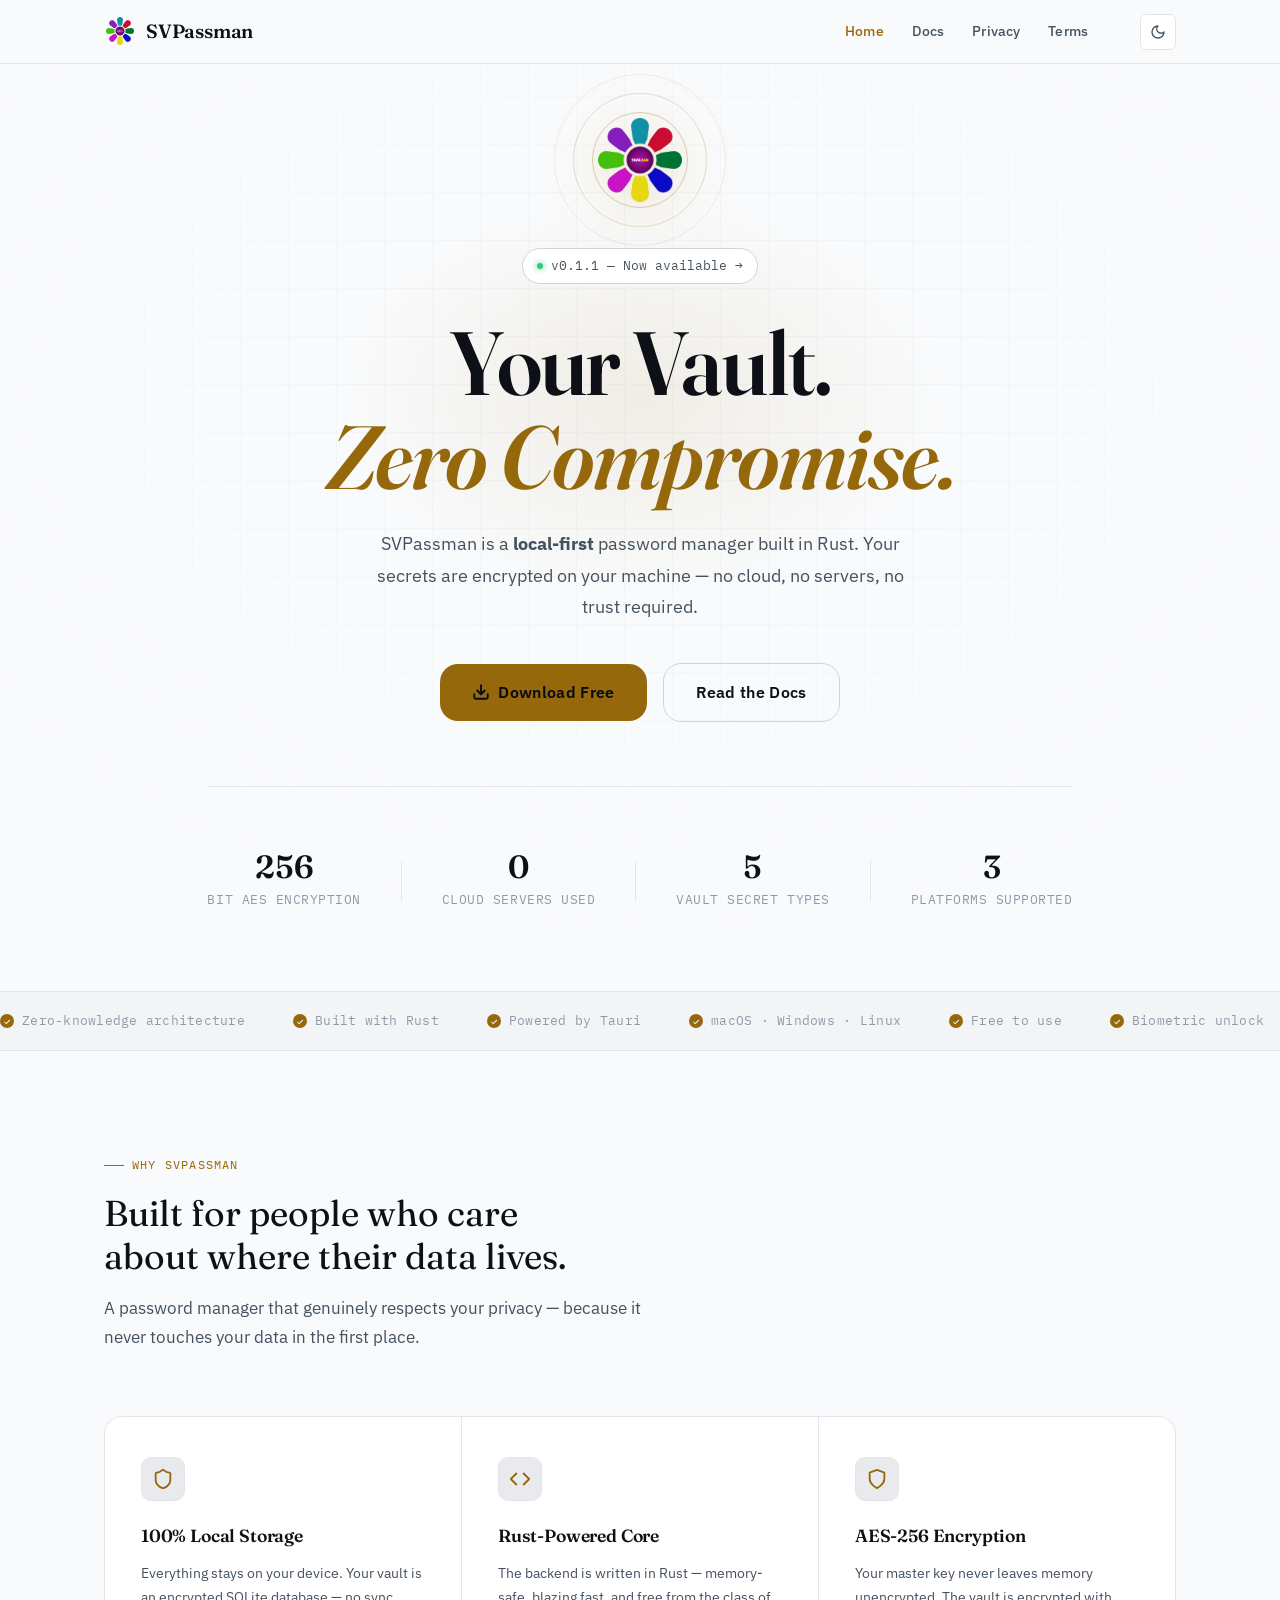
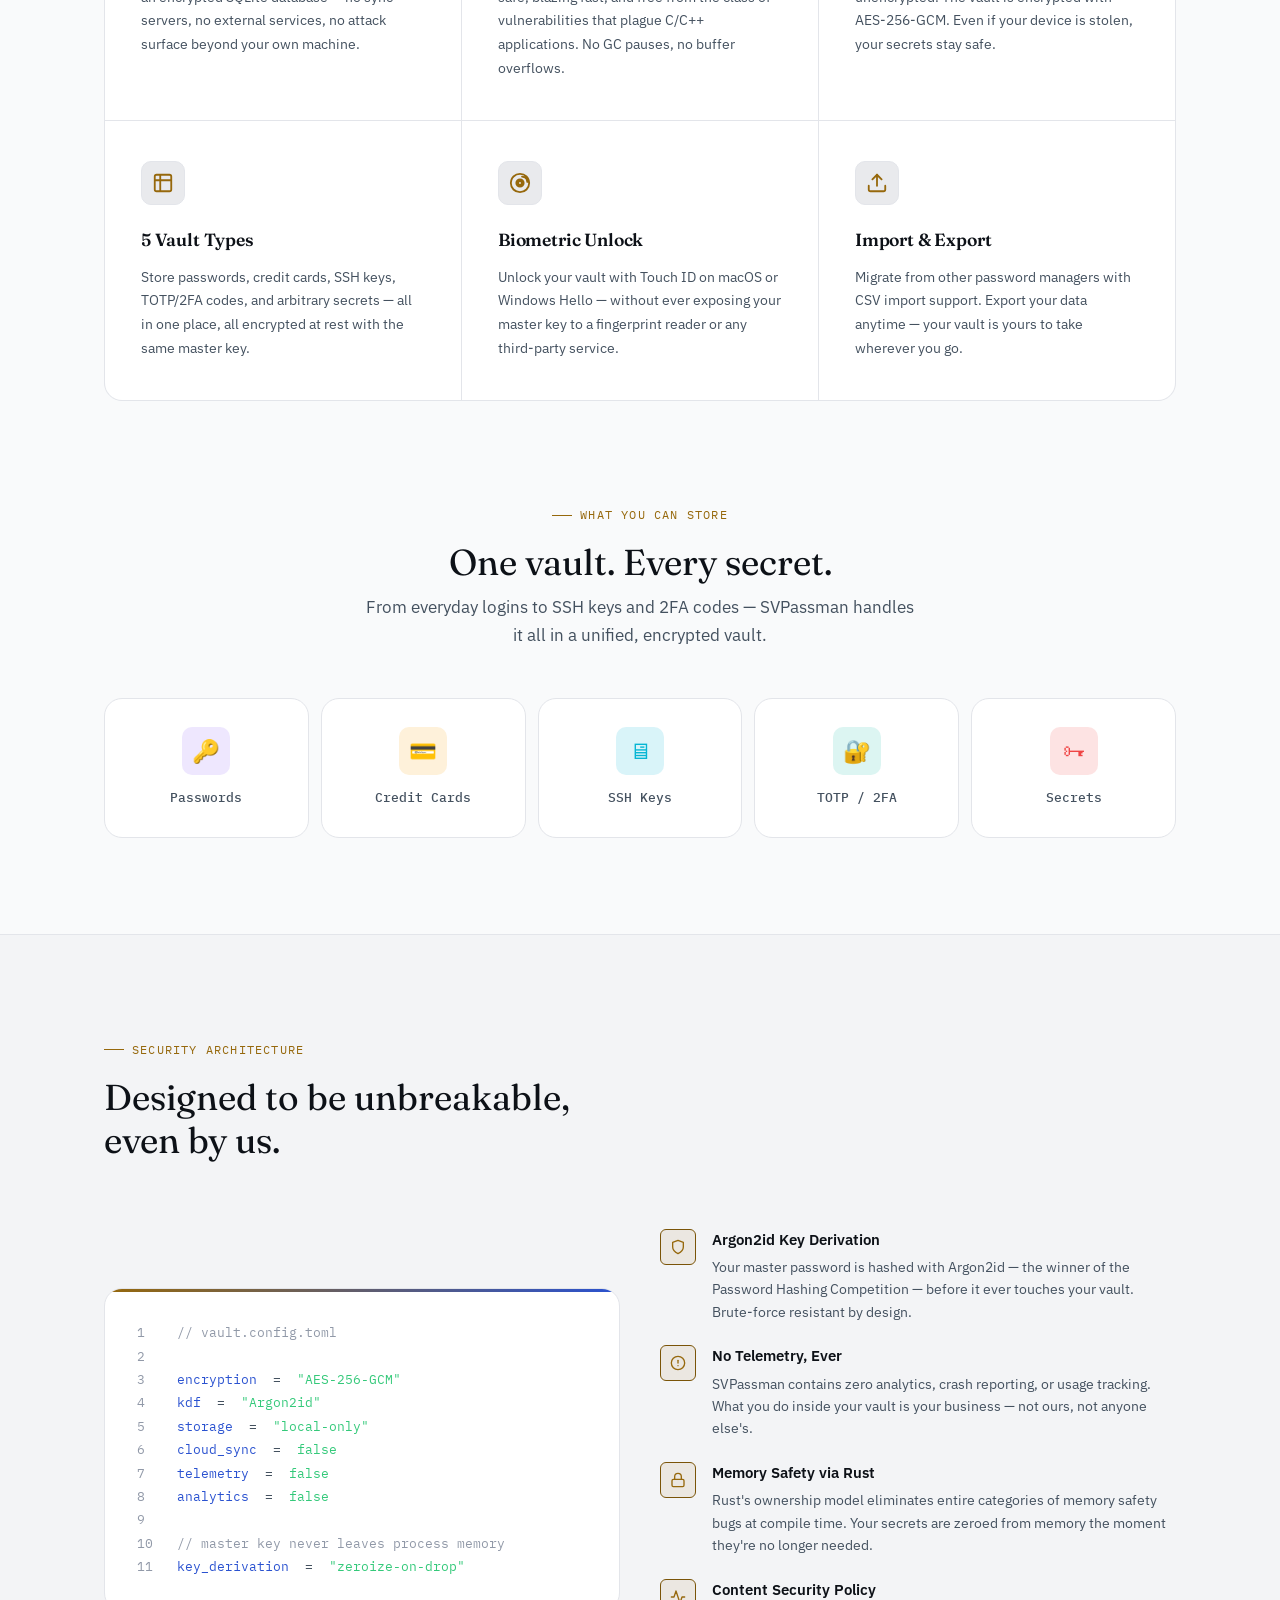
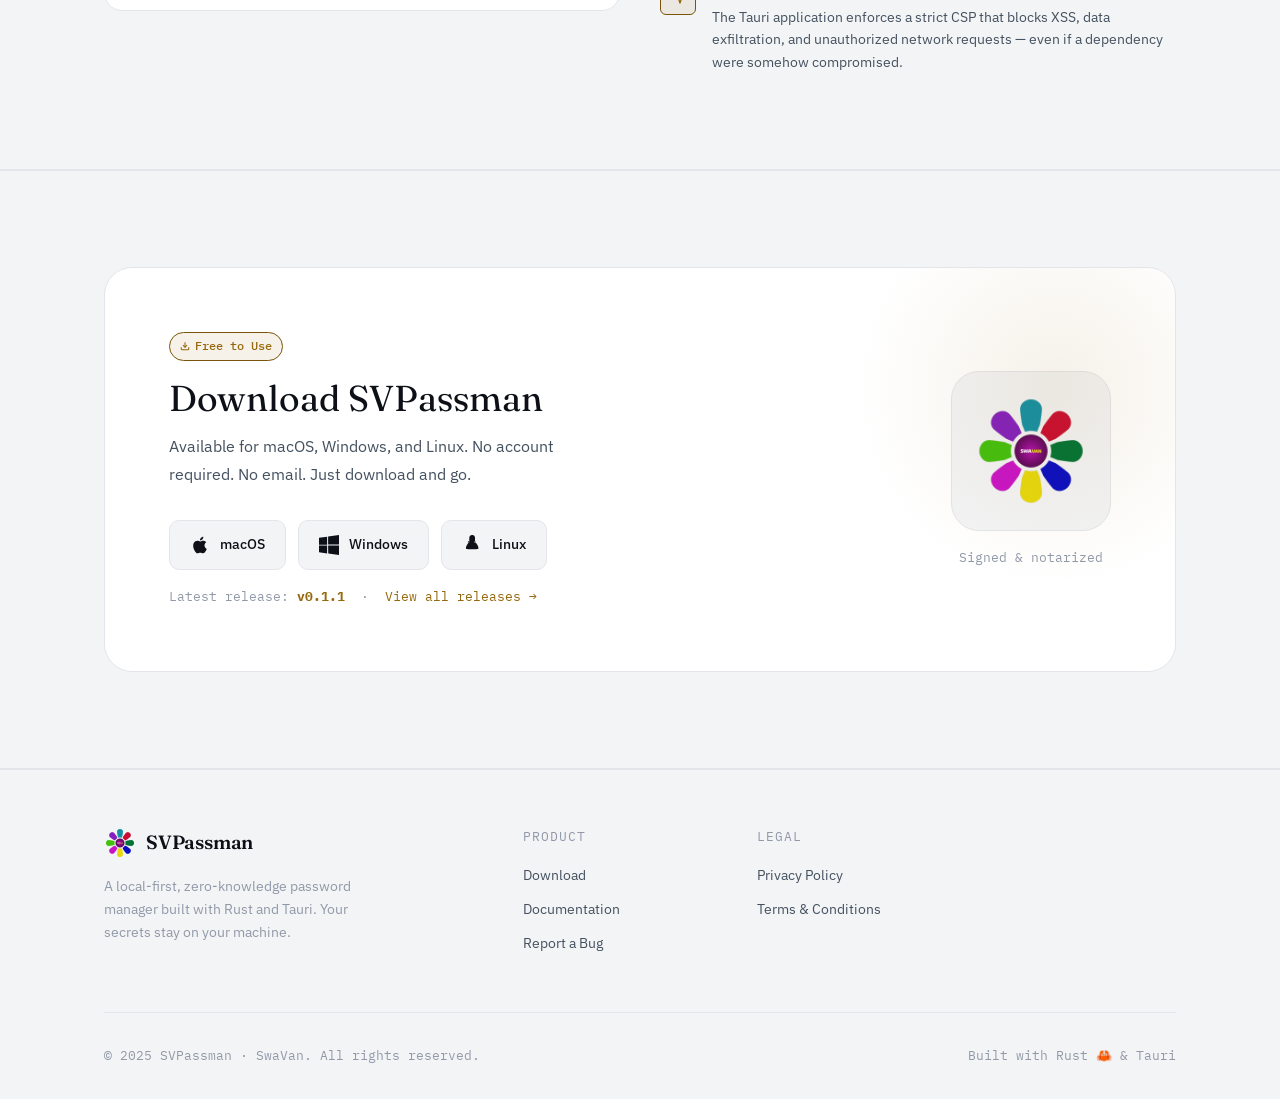
<file: index.html>
<!DOCTYPE html>
<html lang="en" data-theme="dark">
<head>
  <meta charset="UTF-8" />
  <meta name="viewport" content="width=device-width, initial-scale=1.0" />
  <title>SVPassman — Local-First Password Manager</title>
  <meta name="description" content="SVPassman is a zero-knowledge, local-first password manager built with Rust and Tauri. Your secrets never leave your machine." />
  <link rel="stylesheet" href="css/style.css" />
  <link rel="icon" type="image/svg+xml" href="data:image/svg+xml,<svg xmlns='http://www.w3.org/2000/svg' viewBox='0 0 32 32'><rect width='32' height='32' rx='8' fill='%23c8a041'/><path d='M16 6a6 6 0 0 0-6 6v2H8a2 2 0 0 0-2 2v8a2 2 0 0 0 2 2h16a2 2 0 0 0 2-2v-8a2 2 0 0 0-2-2h-2v-2a6 6 0 0 0-6-6zm0 2a4 4 0 0 1 4 4v2h-8v-2a4 4 0 0 1 4-4zm0 8a2 2 0 1 1 0 4 2 2 0 0 1 0-4z' fill='%23080b12'/></svg>" />
</head>
<body>

<!-- ══ HEADER ══════════════════════════════════════════════════ -->
<header class="site-header" role="banner">
  <div class="container header-inner">
    <a href="index.html" class="logo" aria-label="SVPassman home">
      <div class="logo-mark" aria-hidden="true"><img src="assets/icon.png" alt="SVPassman icon"/></div>
      SVPassman
    </a>

    <nav class="main-nav" aria-label="Main navigation">
      <a href="index.html" class="nav-link">Home</a>
      <a href="docs.html" class="nav-link">Docs</a>
      <a href="privacy.html" class="nav-link">Privacy</a>
      <a href="terms.html" class="nav-link">Terms</a>
    </nav>

    <div class="header-actions">
      <button class="theme-toggle" aria-label="Toggle theme" title="Toggle dark/light mode">
        <svg class="icon-sun" viewBox="0 0 24 24" fill="none" stroke="currentColor" stroke-width="2" stroke-linecap="round" stroke-linejoin="round"><circle cx="12" cy="12" r="4"/><path d="M12 2v2M12 20v2M4.93 4.93l1.41 1.41M17.66 17.66l1.41 1.41M2 12h2M20 12h2M6.34 17.66l-1.41 1.41M19.07 4.93l-1.41 1.41"/></svg>
        <svg class="icon-moon" viewBox="0 0 24 24" fill="none" stroke="currentColor" stroke-width="2" stroke-linecap="round" stroke-linejoin="round"><path d="M12 3a6 6 0 0 0 9 9 9 9 0 1 1-9-9z"/></svg>
      </button>
    </div>

    <button class="hamburger" aria-label="Toggle menu" aria-expanded="false" aria-controls="mobile-menu">
      <span></span><span></span><span></span>
    </button>
  </div>
</header>

<!-- Mobile menu -->
<nav class="mobile-menu" id="mobile-menu" role="navigation" aria-label="Mobile navigation">
  <a href="index.html" class="nav-link">Home</a>
  <a href="docs.html" class="nav-link">Docs</a>
  <a href="privacy.html" class="nav-link">Privacy</a>
  <a href="terms.html" class="nav-link">Terms</a>
  <div class="header-actions" style="margin-top:12px;">
    <button class="theme-toggle" aria-label="Toggle theme">
      <svg class="icon-sun" viewBox="0 0 24 24" fill="none" stroke="currentColor" stroke-width="2" stroke-linecap="round" stroke-linejoin="round"><circle cx="12" cy="12" r="4"/><path d="M12 2v2M12 20v2M4.93 4.93l1.41 1.41M17.66 17.66l1.41 1.41M2 12h2M20 12h2M6.34 17.66l-1.41 1.41M19.07 4.93l-1.41 1.41"/></svg>
      <svg class="icon-moon" viewBox="0 0 24 24" fill="none" stroke="currentColor" stroke-width="2" stroke-linecap="round" stroke-linejoin="round"><path d="M12 3a6 6 0 0 0 9 9 9 9 0 1 1-9-9z"/></svg>
    </button>
  </div>
</nav>

<main>

<!-- ══ HERO ════════════════════════════════════════════════════ -->
<section class="hero" aria-label="Hero">
  <div class="hero-grid" aria-hidden="true"></div>
  <div class="hero-glow" aria-hidden="true"></div>

  <div class="hero-lock" aria-hidden="true">
    <div class="lock-ring lock-ring-1"></div>
    <div class="lock-ring lock-ring-2"></div>
    <div class="lock-ring lock-ring-3"></div>
    <img src="assets/icon.png" alt="" style="width:100%;height:100%;object-fit:contain;border-radius:20px"/>
  </div>

  <div class="hero-badge" aria-label="Version info">
    <span class="hero-badge-dot" aria-hidden="true"></span>
    <span class="mono">v0.1.1 — Now available</span>
    <span aria-hidden="true">→</span>
  </div>

  <h1 class="display-xl">
    Your Vault.<br/><em>Zero&nbsp;Compromise.</em>
  </h1>

  <p class="hero-sub">
    SVPassman is a <strong>local-first</strong> password manager built in Rust.
    Your secrets are encrypted on your machine — no cloud, no servers, no trust required.
  </p>

  <div class="hero-actions">
    <a href="#download" class="btn btn-primary btn-lg">
      <svg width="18" height="18" viewBox="0 0 24 24" fill="none" stroke="currentColor" stroke-width="2.5" stroke-linecap="round" stroke-linejoin="round"><path d="M21 15v4a2 2 0 0 1-2 2H5a2 2 0 0 1-2-2v-4"/><polyline points="7 10 12 15 17 10"/><line x1="12" y1="15" x2="12" y2="3"/></svg>
      Download Free
    </a>
    <a href="docs.html" class="btn btn-outline btn-lg">
      Read the Docs
    </a>
  </div>

  <div class="hero-stats">
    <div class="text-center">
      <span class="hero-stat-value mono">256</span>
      <span class="hero-stat-label">bit AES encryption</span>
    </div>
    <div style="width:1px;height:40px;background:var(--border)" aria-hidden="true"></div>
    <div class="text-center">
      <span class="hero-stat-value mono">0</span>
      <span class="hero-stat-label">Cloud servers used</span>
    </div>
    <div style="width:1px;height:40px;background:var(--border)" aria-hidden="true"></div>
    <div class="text-center">
      <span class="hero-stat-value mono">5</span>
      <span class="hero-stat-label">Vault secret types</span>
    </div>
    <div style="width:1px;height:40px;background:var(--border)" aria-hidden="true"></div>
    <div class="text-center">
      <span class="hero-stat-value mono">3</span>
      <span class="hero-stat-label">Platforms supported</span>
    </div>
  </div>
</section>

<!-- ══ TRUST BAR ════════════════════════════════════════════════ -->
<div class="trust-bar" aria-hidden="true">
  <div class="trust-bar-inner">
    <!-- duplicated for seamless loop -->
    <span class="trust-item"><svg viewBox="0 0 16 16" fill="currentColor"><path d="M8 0a8 8 0 1 0 0 16A8 8 0 0 0 8 0zm3.5 7.5-4 4a.5.5 0 0 1-.707 0l-2-2a.5.5 0 1 1 .707-.707L7 10.293l3.646-3.647a.5.5 0 0 1 .707.707z"/></svg>Zero-knowledge architecture</span>
    <span class="trust-item"><svg viewBox="0 0 16 16" fill="currentColor"><path d="M8 0a8 8 0 1 0 0 16A8 8 0 0 0 8 0zm3.5 7.5-4 4a.5.5 0 0 1-.707 0l-2-2a.5.5 0 1 1 .707-.707L7 10.293l3.646-3.647a.5.5 0 0 1 .707.707z"/></svg>Built with Rust</span>
    <span class="trust-item"><svg viewBox="0 0 16 16" fill="currentColor"><path d="M8 0a8 8 0 1 0 0 16A8 8 0 0 0 8 0zm3.5 7.5-4 4a.5.5 0 0 1-.707 0l-2-2a.5.5 0 1 1 .707-.707L7 10.293l3.646-3.647a.5.5 0 0 1 .707.707z"/></svg>Powered by Tauri</span>
    <span class="trust-item"><svg viewBox="0 0 16 16" fill="currentColor"><path d="M8 0a8 8 0 1 0 0 16A8 8 0 0 0 8 0zm3.5 7.5-4 4a.5.5 0 0 1-.707 0l-2-2a.5.5 0 1 1 .707-.707L7 10.293l3.646-3.647a.5.5 0 0 1 .707.707z"/></svg>macOS · Windows · Linux</span>
    <span class="trust-item"><svg viewBox="0 0 16 16" fill="currentColor"><path d="M8 0a8 8 0 1 0 0 16A8 8 0 0 0 8 0zm3.5 7.5-4 4a.5.5 0 0 1-.707 0l-2-2a.5.5 0 1 1 .707-.707L7 10.293l3.646-3.647a.5.5 0 0 1 .707.707z"/></svg>Free to use</span>
    <span class="trust-item"><svg viewBox="0 0 16 16" fill="currentColor"><path d="M8 0a8 8 0 1 0 0 16A8 8 0 0 0 8 0zm3.5 7.5-4 4a.5.5 0 0 1-.707 0l-2-2a.5.5 0 1 1 .707-.707L7 10.293l3.646-3.647a.5.5 0 0 1 .707.707z"/></svg>Biometric unlock</span>
    <span class="trust-item"><svg viewBox="0 0 16 16" fill="currentColor"><path d="M8 0a8 8 0 1 0 0 16A8 8 0 0 0 8 0zm3.5 7.5-4 4a.5.5 0 0 1-.707 0l-2-2a.5.5 0 1 1 .707-.707L7 10.293l3.646-3.647a.5.5 0 0 1 .707.707z"/></svg>TOTP / 2FA built-in</span>
    <!-- duplicate -->
    <span class="trust-item"><svg viewBox="0 0 16 16" fill="currentColor"><path d="M8 0a8 8 0 1 0 0 16A8 8 0 0 0 8 0zm3.5 7.5-4 4a.5.5 0 0 1-.707 0l-2-2a.5.5 0 1 1 .707-.707L7 10.293l3.646-3.647a.5.5 0 0 1 .707.707z"/></svg>Zero-knowledge architecture</span>
    <span class="trust-item"><svg viewBox="0 0 16 16" fill="currentColor"><path d="M8 0a8 8 0 1 0 0 16A8 8 0 0 0 8 0zm3.5 7.5-4 4a.5.5 0 0 1-.707 0l-2-2a.5.5 0 1 1 .707-.707L7 10.293l3.646-3.647a.5.5 0 0 1 .707.707z"/></svg>Built with Rust</span>
    <span class="trust-item"><svg viewBox="0 0 16 16" fill="currentColor"><path d="M8 0a8 8 0 1 0 0 16A8 8 0 0 0 8 0zm3.5 7.5-4 4a.5.5 0 0 1-.707 0l-2-2a.5.5 0 1 1 .707-.707L7 10.293l3.646-3.647a.5.5 0 0 1 .707.707z"/></svg>Powered by Tauri</span>
    <span class="trust-item"><svg viewBox="0 0 16 16" fill="currentColor"><path d="M8 0a8 8 0 1 0 0 16A8 8 0 0 0 8 0zm3.5 7.5-4 4a.5.5 0 0 1-.707 0l-2-2a.5.5 0 1 1 .707-.707L7 10.293l3.646-3.647a.5.5 0 0 1 .707.707z"/></svg>macOS · Windows · Linux</span>
    <span class="trust-item"><svg viewBox="0 0 16 16" fill="currentColor"><path d="M8 0a8 8 0 1 0 0 16A8 8 0 0 0 8 0zm3.5 7.5-4 4a.5.5 0 0 1-.707 0l-2-2a.5.5 0 1 1 .707-.707L7 10.293l3.646-3.647a.5.5 0 0 1 .707.707z"/></svg>Free to use</span>
    <span class="trust-item"><svg viewBox="0 0 16 16" fill="currentColor"><path d="M8 0a8 8 0 1 0 0 16A8 8 0 0 0 8 0zm3.5 7.5-4 4a.5.5 0 0 1-.707 0l-2-2a.5.5 0 1 1 .707-.707L7 10.293l3.646-3.647a.5.5 0 0 1 .707.707z"/></svg>Biometric unlock</span>
    <span class="trust-item"><svg viewBox="0 0 16 16" fill="currentColor"><path d="M8 0a8 8 0 1 0 0 16A8 8 0 0 0 8 0zm3.5 7.5-4 4a.5.5 0 0 1-.707 0l-2-2a.5.5 0 1 1 .707-.707L7 10.293l3.646-3.647a.5.5 0 0 1 .707.707z"/></svg>TOTP / 2FA built-in</span>
  </div>
</div>

<!-- ══ FEATURES ═════════════════════════════════════════════════ -->
<section class="section" aria-labelledby="features-title">
  <div class="container">
    <div class="reveal">
      <div class="section-label">Why SVPassman</div>
      <h2 class="display-md section-title" id="features-title">Built for people who care<br/>about where their data lives.</h2>
      <p class="section-desc">A password manager that genuinely respects your privacy — because it never touches your data in the first place.</p>
    </div>

    <div class="features-grid" role="list">

      <div class="feature-card reveal" role="listitem">
        <div class="feature-icon" aria-hidden="true">
          <svg viewBox="0 0 24 24" fill="none" stroke="currentColor" stroke-width="2" stroke-linecap="round" stroke-linejoin="round"><path d="M20 13c0 5-3.5 7.5-7.66 8.95a1 1 0 0 1-.67-.01C7.5 20.5 4 18 4 13V6a1 1 0 0 1 1-1c2 0 4.5-1.2 6.24-2.72a1.17 1.17 0 0 1 1.52 0C14.51 3.81 17 5 19 5a1 1 0 0 1 1 1z"/></svg>
        </div>
        <h3>100% Local Storage</h3>
        <p>Everything stays on your device. Your vault is an encrypted SQLite database — no sync servers, no external services, no attack surface beyond your own machine.</p>
      </div>

      <div class="feature-card reveal" role="listitem">
        <div class="feature-icon" aria-hidden="true">
          <svg viewBox="0 0 24 24" fill="none" stroke="currentColor" stroke-width="2" stroke-linecap="round" stroke-linejoin="round"><polyline points="16 18 22 12 16 6"/><polyline points="8 6 2 12 8 18"/></svg>
        </div>
        <h3>Rust-Powered Core</h3>
        <p>The backend is written in Rust — memory-safe, blazing fast, and free from the class of vulnerabilities that plague C/C++ applications. No GC pauses, no buffer overflows.</p>
      </div>

      <div class="feature-card reveal" role="listitem">
        <div class="feature-icon" aria-hidden="true">
          <svg viewBox="0 0 24 24" fill="none" stroke="currentColor" stroke-width="2" stroke-linecap="round" stroke-linejoin="round"><path d="M12 22s8-4 8-10V5l-8-3-8 3v7c0 6 8 10 8 10z"/></svg>
        </div>
        <h3>AES-256 Encryption</h3>
        <p>Your master key never leaves memory unencrypted. The vault is encrypted with AES-256-GCM. Even if your device is stolen, your secrets stay safe.</p>
      </div>

      <div class="feature-card reveal" role="listitem">
        <div class="feature-icon" aria-hidden="true">
          <svg viewBox="0 0 24 24" fill="none" stroke="currentColor" stroke-width="2" stroke-linecap="round" stroke-linejoin="round"><path d="M9 3H5a2 2 0 0 0-2 2v4m6-6h10a2 2 0 0 1 2 2v4M9 3v18m0 0h10a2 2 0 0 0 2-2V9M9 21H5a2 2 0 0 1-2-2V9m0 0h18"/></svg>
        </div>
        <h3>5 Vault Types</h3>
        <p>Store passwords, credit cards, SSH keys, TOTP/2FA codes, and arbitrary secrets — all in one place, all encrypted at rest with the same master key.</p>
      </div>

      <div class="feature-card reveal" role="listitem">
        <div class="feature-icon" aria-hidden="true">
          <svg viewBox="0 0 24 24" fill="none" stroke="currentColor" stroke-width="2" stroke-linecap="round" stroke-linejoin="round"><path d="M12 22C6.477 22 2 17.523 2 12S6.477 2 12 2s10 4.477 10 10-4.477 10-10 10zm0-14a4 4 0 1 0 4 4 4 4 0 0 0-4-4zm0 6a2 2 0 1 1 2-2 2 2 0 0 1-2 2zm2.236-8.995a6.011 6.011 0 0 1 5.76 5.76"/></svg>
        </div>
        <h3>Biometric Unlock</h3>
        <p>Unlock your vault with Touch ID on macOS or Windows Hello — without ever exposing your master key to a fingerprint reader or any third-party service.</p>
      </div>

      <div class="feature-card reveal" role="listitem">
        <div class="feature-icon" aria-hidden="true">
          <svg viewBox="0 0 24 24" fill="none" stroke="currentColor" stroke-width="2" stroke-linecap="round" stroke-linejoin="round"><path d="M21 15v4a2 2 0 0 1-2 2H5a2 2 0 0 1-2-2v-4"/><polyline points="17 8 12 3 7 8"/><line x1="12" y1="3" x2="12" y2="15"/></svg>
        </div>
        <h3>Import &amp; Export</h3>
        <p>Migrate from other password managers with CSV import support. Export your data anytime — your vault is yours to take wherever you go.</p>
      </div>

    </div>
  </div>
</section>

<!-- ══ VAULT TYPES ══════════════════════════════════════════════ -->
<section class="section" style="padding-top:0" aria-labelledby="vault-title">
  <div class="container">
    <div class="reveal text-center">
      <div class="section-label" style="justify-content:center">What you can store</div>
      <h2 class="display-md section-title" id="vault-title" style="margin-bottom:8px">One vault. Every secret.</h2>
      <p class="section-desc" style="margin:0 auto">From everyday logins to SSH keys and 2FA codes — SVPassman handles it all in a unified, encrypted vault.</p>
    </div>

    <div class="vault-types" role="list">
      <div class="vault-type reveal" role="listitem">
        <div class="vault-type-icon" style="background:rgba(139,92,246,0.15);color:#8b5cf6" aria-hidden="true">🔑</div>
        <span class="vault-type-name">Passwords</span>
      </div>
      <div class="vault-type reveal" role="listitem">
        <div class="vault-type-icon" style="background:rgba(245,158,11,0.15);color:#f59e0b" aria-hidden="true">💳</div>
        <span class="vault-type-name">Credit Cards</span>
      </div>
      <div class="vault-type reveal" role="listitem">
        <div class="vault-type-icon" style="background:rgba(6,182,212,0.15);color:#06b6d4" aria-hidden="true">🖥</div>
        <span class="vault-type-name">SSH Keys</span>
      </div>
      <div class="vault-type reveal" role="listitem">
        <div class="vault-type-icon" style="background:rgba(20,184,166,0.15);color:#14b8a6" aria-hidden="true">🔐</div>
        <span class="vault-type-name">TOTP / 2FA</span>
      </div>
      <div class="vault-type reveal" role="listitem">
        <div class="vault-type-icon" style="background:rgba(239,68,68,0.15);color:#ef4444" aria-hidden="true">🗝</div>
        <span class="vault-type-name">Secrets</span>
      </div>
    </div>
  </div>
</section>

<!-- ══ SECURITY DETAIL ══════════════════════════════════════════ -->
<section class="section" aria-labelledby="security-title" style="background:var(--bg-alt);border-top:1px solid var(--border);border-bottom:1px solid var(--border)">
  <div class="container">
    <div class="reveal">
      <div class="section-label">Security Architecture</div>
      <h2 class="display-md section-title" id="security-title">Designed to be unbreakable,<br/>even by us.</h2>
    </div>

    <div class="security-grid">
      <div class="security-visual reveal" aria-label="Security configuration overview" role="img">
        <div class="code-line"><span class="code-ln">1</span><span class="code-comment">// vault.config.toml</span></div>
        <div class="code-line"><span class="code-ln">2</span></div>
        <div class="code-line"><span class="code-ln">3</span><span class="code-key">encryption</span><span> = </span><span class="code-val">"AES-256-GCM"</span></div>
        <div class="code-line"><span class="code-ln">4</span><span class="code-key">kdf</span><span>         = </span><span class="code-val">"Argon2id"</span></div>
        <div class="code-line"><span class="code-ln">5</span><span class="code-key">storage</span><span>     = </span><span class="code-val">"local-only"</span></div>
        <div class="code-line"><span class="code-ln">6</span><span class="code-key">cloud_sync</span><span>  = </span><span class="code-val">false</span></div>
        <div class="code-line"><span class="code-ln">7</span><span class="code-key">telemetry</span><span>   = </span><span class="code-val">false</span></div>
        <div class="code-line"><span class="code-ln">8</span><span class="code-key">analytics</span><span>   = </span><span class="code-val">false</span></div>
        <div class="code-line"><span class="code-ln">9</span></div>
        <div class="code-line"><span class="code-ln">10</span><span class="code-comment">// master key never leaves process memory</span></div>
        <div class="code-line"><span class="code-ln">11</span><span class="code-key">key_derivation</span><span> = </span><span class="code-val">"zeroize-on-drop"</span></div>
      </div>

      <div class="security-list reveal">
        <div class="security-item">
          <div class="security-item-icon" aria-hidden="true">
            <svg viewBox="0 0 24 24" fill="none" stroke="currentColor" stroke-width="2" stroke-linecap="round" stroke-linejoin="round"><path d="M12 22s8-4 8-10V5l-8-3-8 3v7c0 6 8 10 8 10z"/></svg>
          </div>
          <div>
            <h4>Argon2id Key Derivation</h4>
            <p>Your master password is hashed with Argon2id — the winner of the Password Hashing Competition — before it ever touches your vault. Brute-force resistant by design.</p>
          </div>
        </div>
        <div class="security-item">
          <div class="security-item-icon" aria-hidden="true">
            <svg viewBox="0 0 24 24" fill="none" stroke="currentColor" stroke-width="2" stroke-linecap="round" stroke-linejoin="round"><circle cx="12" cy="12" r="10"/><line x1="12" y1="8" x2="12" y2="12"/><line x1="12" y1="16" x2="12.01" y2="16"/></svg>
          </div>
          <div>
            <h4>No Telemetry, Ever</h4>
            <p>SVPassman contains zero analytics, crash reporting, or usage tracking. What you do inside your vault is your business — not ours, not anyone else's.</p>
          </div>
        </div>
        <div class="security-item">
          <div class="security-item-icon" aria-hidden="true">
            <svg viewBox="0 0 24 24" fill="none" stroke="currentColor" stroke-width="2" stroke-linecap="round" stroke-linejoin="round"><rect width="18" height="11" x="3" y="11" rx="2"/><path d="M7 11V7a5 5 0 0 1 10 0v4"/></svg>
          </div>
          <div>
            <h4>Memory Safety via Rust</h4>
            <p>Rust's ownership model eliminates entire categories of memory safety bugs at compile time. Your secrets are zeroed from memory the moment they're no longer needed.</p>
          </div>
        </div>
        <div class="security-item">
          <div class="security-item-icon" aria-hidden="true">
            <svg viewBox="0 0 24 24" fill="none" stroke="currentColor" stroke-width="2" stroke-linecap="round" stroke-linejoin="round"><polyline points="22 12 18 12 15 21 9 3 6 12 2 12"/></svg>
          </div>
          <div>
            <h4>Content Security Policy</h4>
            <p>The Tauri application enforces a strict CSP that blocks XSS, data exfiltration, and unauthorized network requests — even if a dependency were somehow compromised.</p>
          </div>
        </div>
      </div>
    </div>
  </div>
</section>

<!-- ══ DOWNLOAD ══════════════════════════════════════════════════ -->
<section class="section download-section" id="download" aria-labelledby="download-title">
  <div class="container">
    <div class="download-card reveal">
      <div>
        <span class="badge badge-gold" style="margin-bottom:16px">
          <svg width="10" height="10" viewBox="0 0 24 24" fill="none" stroke="currentColor" stroke-width="2.5"><path d="M21 15v4a2 2 0 0 1-2 2H5a2 2 0 0 1-2-2v-4"/><polyline points="7 10 12 15 17 10"/><line x1="12" y1="15" x2="12" y2="3"/></svg>
          Free to Use
        </span>
        <h2 class="display-md" id="download-title" style="margin-bottom:12px">Download SVPassman</h2>
        <p style="color:var(--text-2);max-width:440px;line-height:1.75">Available for macOS, Windows, and Linux. No account required. No email. Just download and go.</p>

        <div class="download-platforms">
          <a href="https://github.com/swavan/SVPassman/releases" class="platform-btn" target="_blank" rel="noopener" aria-label="Download for macOS">
            <svg viewBox="0 0 24 24" fill="currentColor"><path d="M18.71 19.5c-.83 1.24-1.71 2.45-3.05 2.47-1.34.03-1.77-.79-3.29-.79-1.53 0-2 .77-3.27.82-1.31.05-2.3-1.32-3.14-2.53C4.25 17 2.94 12.45 4.7 9.39c.87-1.52 2.43-2.48 4.12-2.51 1.28-.02 2.5.87 3.29.87.78 0 2.26-1.07 3.8-.91.65.03 2.47.26 3.64 1.98-.09.06-2.17 1.28-2.15 3.81.03 3.02 2.65 4.03 2.68 4.04-.03.07-.42 1.44-1.38 2.83M13 3.5c.73-.83 1.94-1.46 2.94-1.5.13 1.17-.34 2.35-1.04 3.19-.69.85-1.83 1.51-2.95 1.42-.15-1.15.41-2.35 1.05-3.11z"/></svg>
            macOS
          </a>
          <a href="https://github.com/swavan/SVPassman/releases" class="platform-btn" target="_blank" rel="noopener" aria-label="Download for Windows">
            <svg viewBox="0 0 24 24" fill="currentColor"><path d="M0 3.449L9.75 2.1v9.451H0m10.949-9.602L24 0v11.4H10.949M0 12.6h9.75v9.451L0 20.699M10.949 12.6H24V24l-12.9-1.801"/></svg>
            Windows
          </a>
          <a href="https://github.com/swavan/SVPassman/releases" class="platform-btn" target="_blank" rel="noopener" aria-label="Download for Linux">
            <svg viewBox="0 0 24 24" fill="currentColor"><path d="M12.504 0c-.155 0-.315.008-.48.021-4.226.333-3.105 4.807-3.17 6.298-.076 1.092-.3 1.953-1.05 3.02-.885 1.051-2.127 2.75-2.716 4.521-.278.832-.41 1.684-.287 2.489a.424.424 0 0 0 .11.249c.486.485 3.093.545 4.947.492l1.555-.06h1.62l1.556.06c1.854.053 4.46-.007 4.947-.492a.424.424 0 0 0 .11-.249c.123-.805-.009-1.657-.287-2.489-.589-1.771-1.831-3.47-2.716-4.521-.75-1.067-.974-1.928-1.05-3.02-.065-1.491 1.056-5.965-3.17-6.298a6.2 6.2 0 0 0-.48-.021zm3.93 9.039c-.167.177-.374.316-.648.316s-.481-.14-.648-.316c-.168-.177-.252-.414-.252-.682 0-.269.084-.506.252-.682.167-.177.374-.317.648-.317s.481.14.648.317c.168.176.252.413.252.682 0 .268-.084.505-.252.682zm-7.86 0c-.167.177-.374.316-.648.316s-.481-.14-.648-.316c-.168-.177-.252-.414-.252-.682 0-.269.084-.506.252-.682.167-.177.374-.317.648-.317s.481.14.648.317c.168.176.252.413.252.682 0 .268-.084.505-.252.682z"/></svg>
            Linux
          </a>
        </div>

        <p class="download-version">Latest release: <strong>v0.1.1</strong> &nbsp;·&nbsp; <a href="https://github.com/swavan/SVPassman/releases" target="_blank" rel="noopener">View all releases →</a></p>
      </div>

      <div class="text-center" style="flex-shrink:0" aria-hidden="true">
        <div style="width:160px;height:160px;margin:0 auto;background:var(--surface-2);border:1px solid var(--border);border-radius:var(--radius-xl);display:flex;align-items:center;justify-content:center;padding:20px">
          <img src="assets/icon.png" alt="SVPassman" style="width:120px;height:120px;object-fit:contain;border-radius:16px"/>
        </div>
        <p style="margin-top:16px;font-size:0.8rem;color:var(--text-3);font-family:var(--font-mono)">Signed &amp; notarized</p>
      </div>
    </div>
  </div>
</section>

</main>

<!-- ══ FOOTER ═══════════════════════════════════════════════════ -->
<footer class="site-footer" role="contentinfo">
  <div class="container">
    <div class="footer-grid">
      <div class="footer-brand">
        <a href="index.html" class="logo" aria-label="SVPassman home">
          <div class="logo-mark" aria-hidden="true"><img src="assets/icon.png" alt="SVPassman icon"/></div>
          SVPassman
        </a>
        <p class="footer-tagline">A local-first, zero-knowledge password manager built with Rust and Tauri. Your secrets stay on your machine.</p>
      </div>

      <div>
        <p class="footer-col-title">Product</p>
        <nav class="footer-links" aria-label="Product links">
          <a href="https://github.com/swavan/SVPassman/releases" class="footer-link" target="_blank" rel="noopener">Download</a>
          <a href="docs.html" class="footer-link">Documentation</a>
          <a href="https://github.com/swavan/SVPassman/issues" class="footer-link" target="_blank" rel="noopener">Report a Bug</a>
        </nav>
      </div>

      <div>
        <p class="footer-col-title">Legal</p>
        <nav class="footer-links" aria-label="Legal links">
          <a href="privacy.html" class="footer-link">Privacy Policy</a>
          <a href="terms.html" class="footer-link">Terms &amp; Conditions</a>
        </nav>
      </div>
      </div>

    <div class="footer-bottom">
      <span>© 2025 SVPassman · SwaVan. All rights reserved.</span>
      <span>Built with Rust 🦀 &amp; Tauri</span>
    </div>
  </div>
</footer>

<script src="js/main.js"></script>
</body>
</html>
</file>
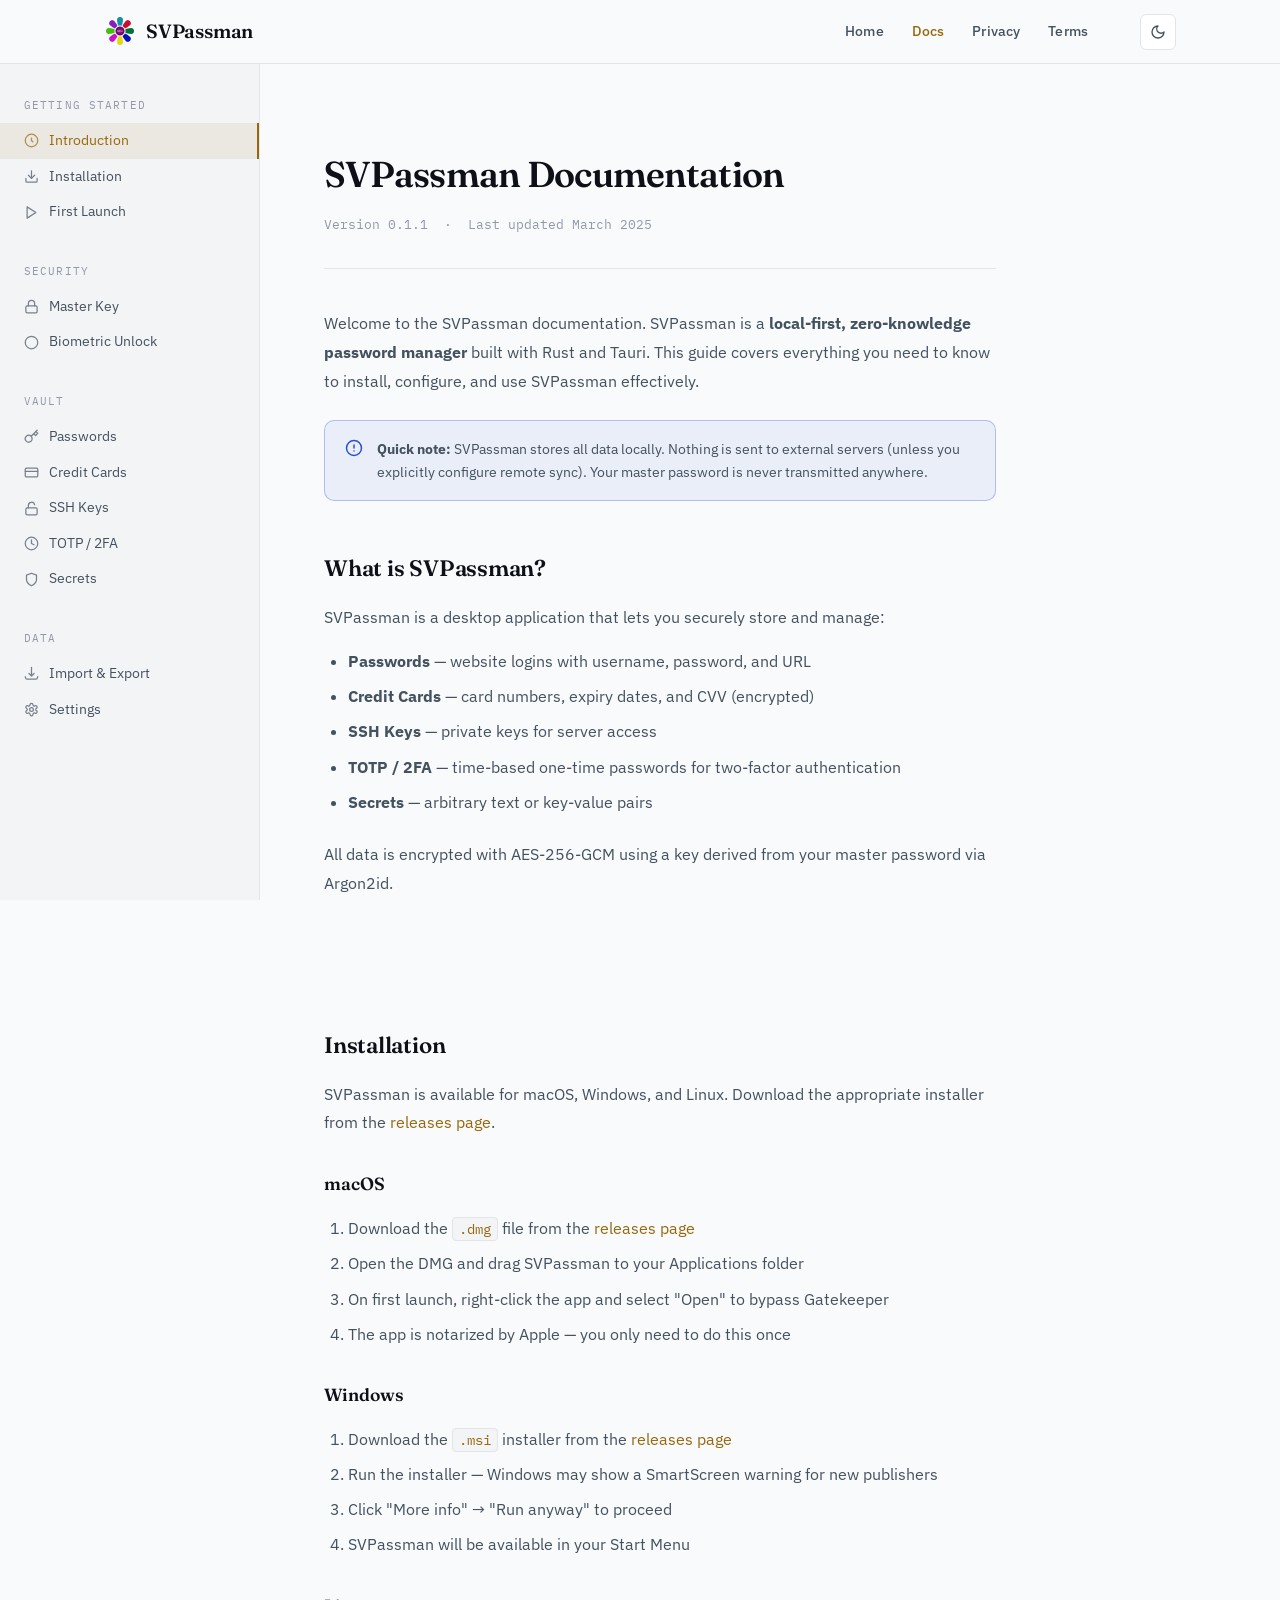
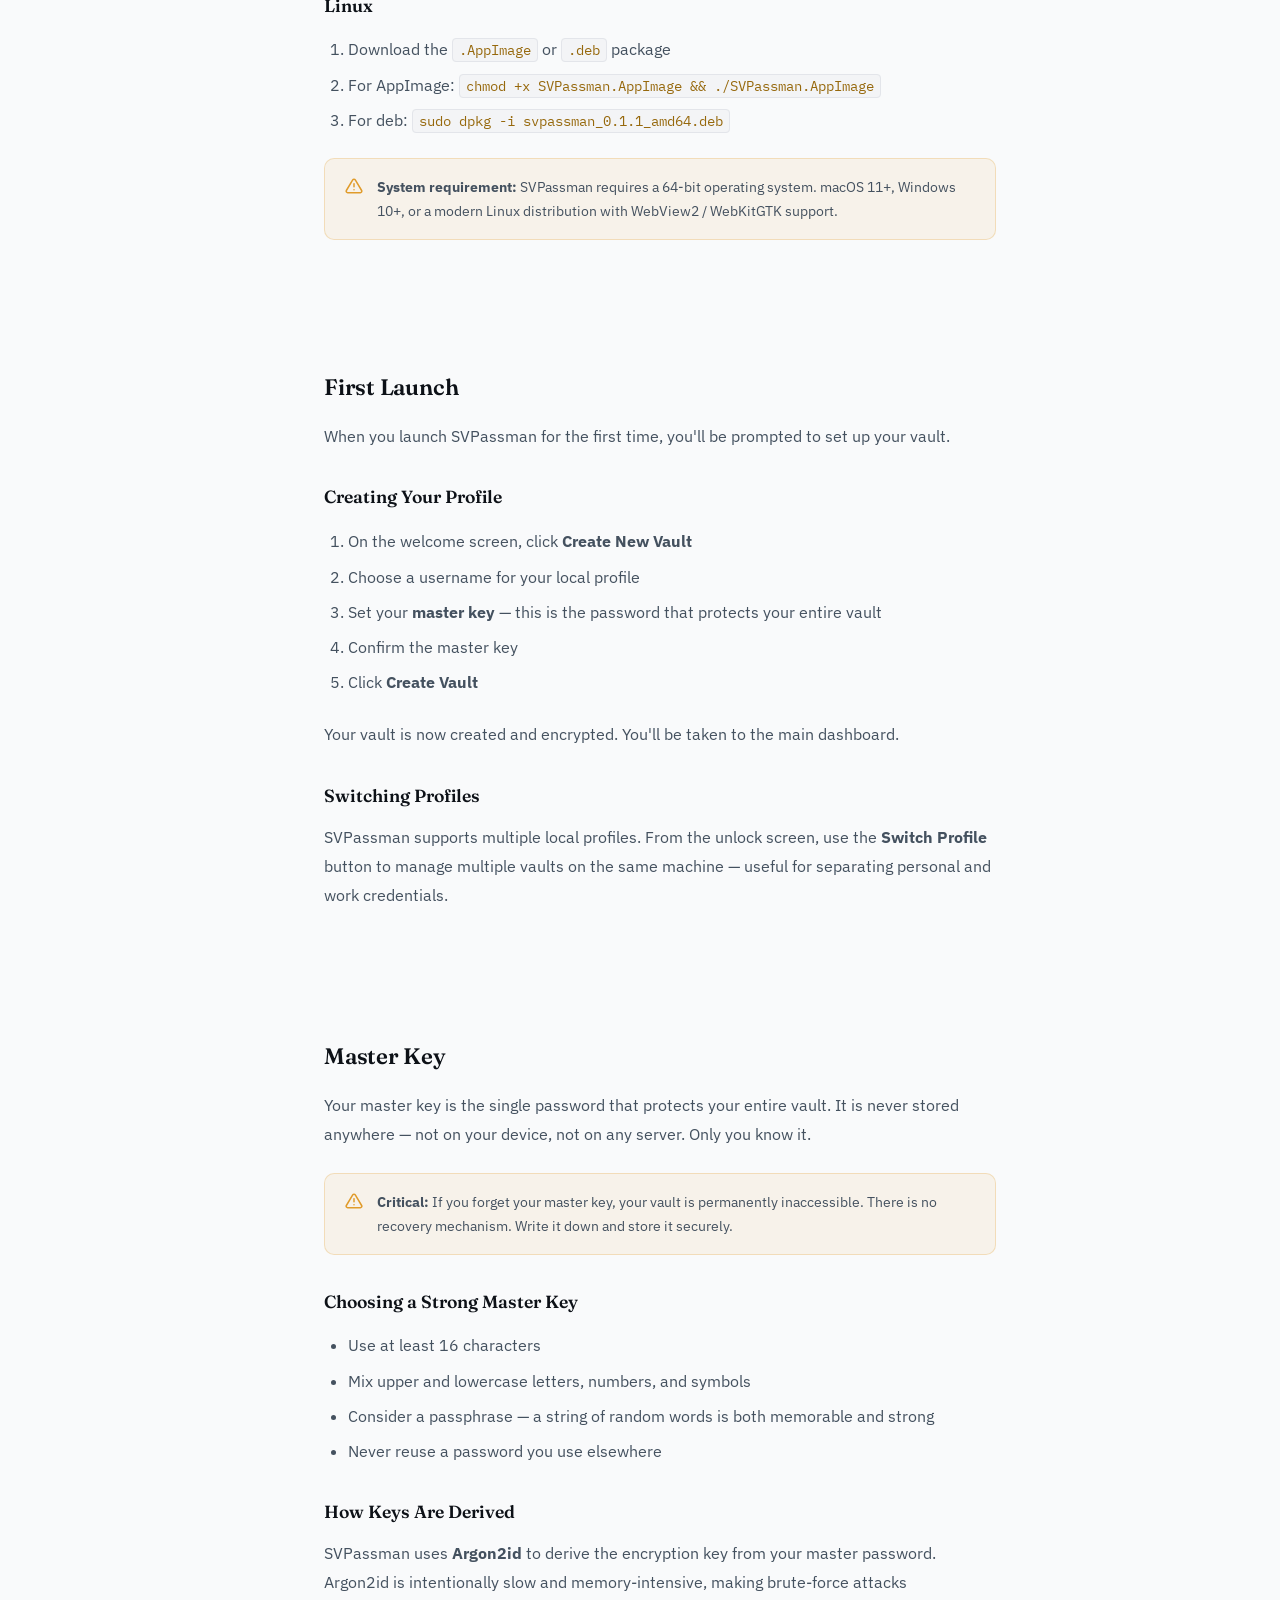
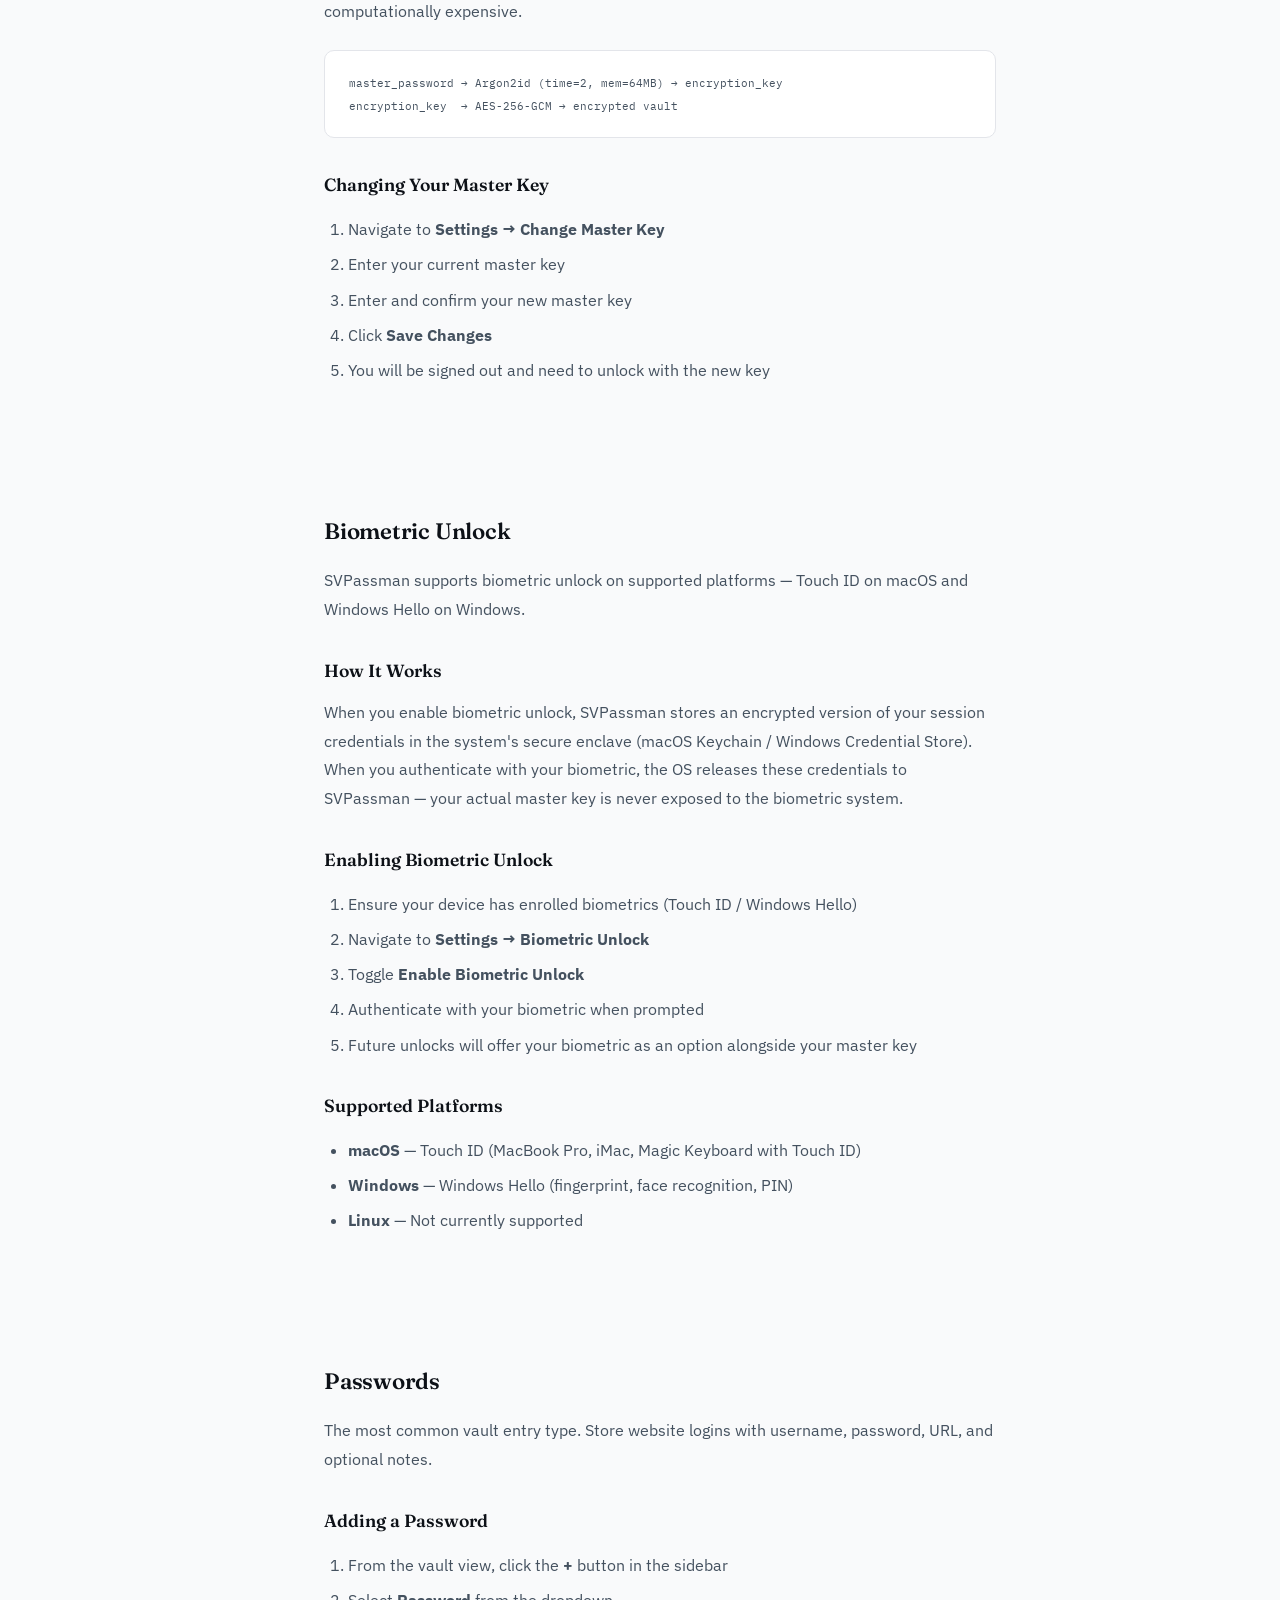
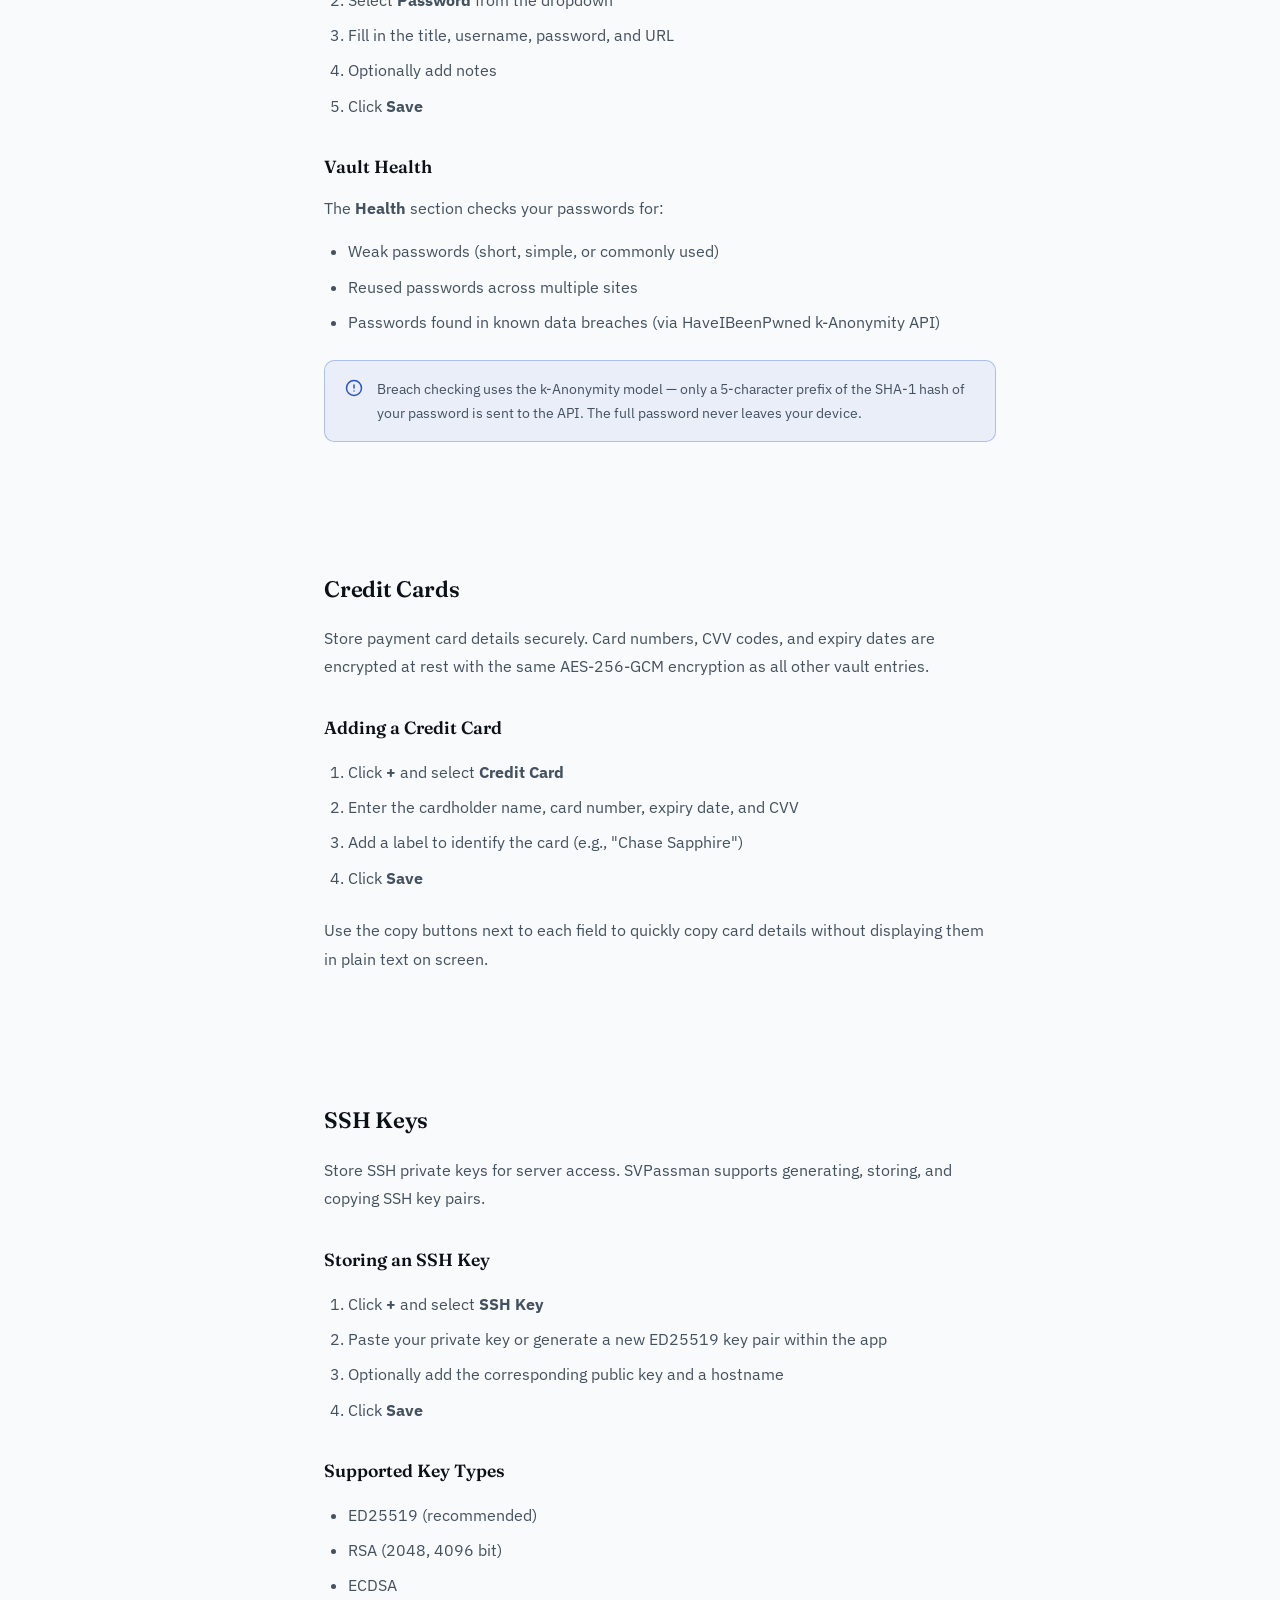
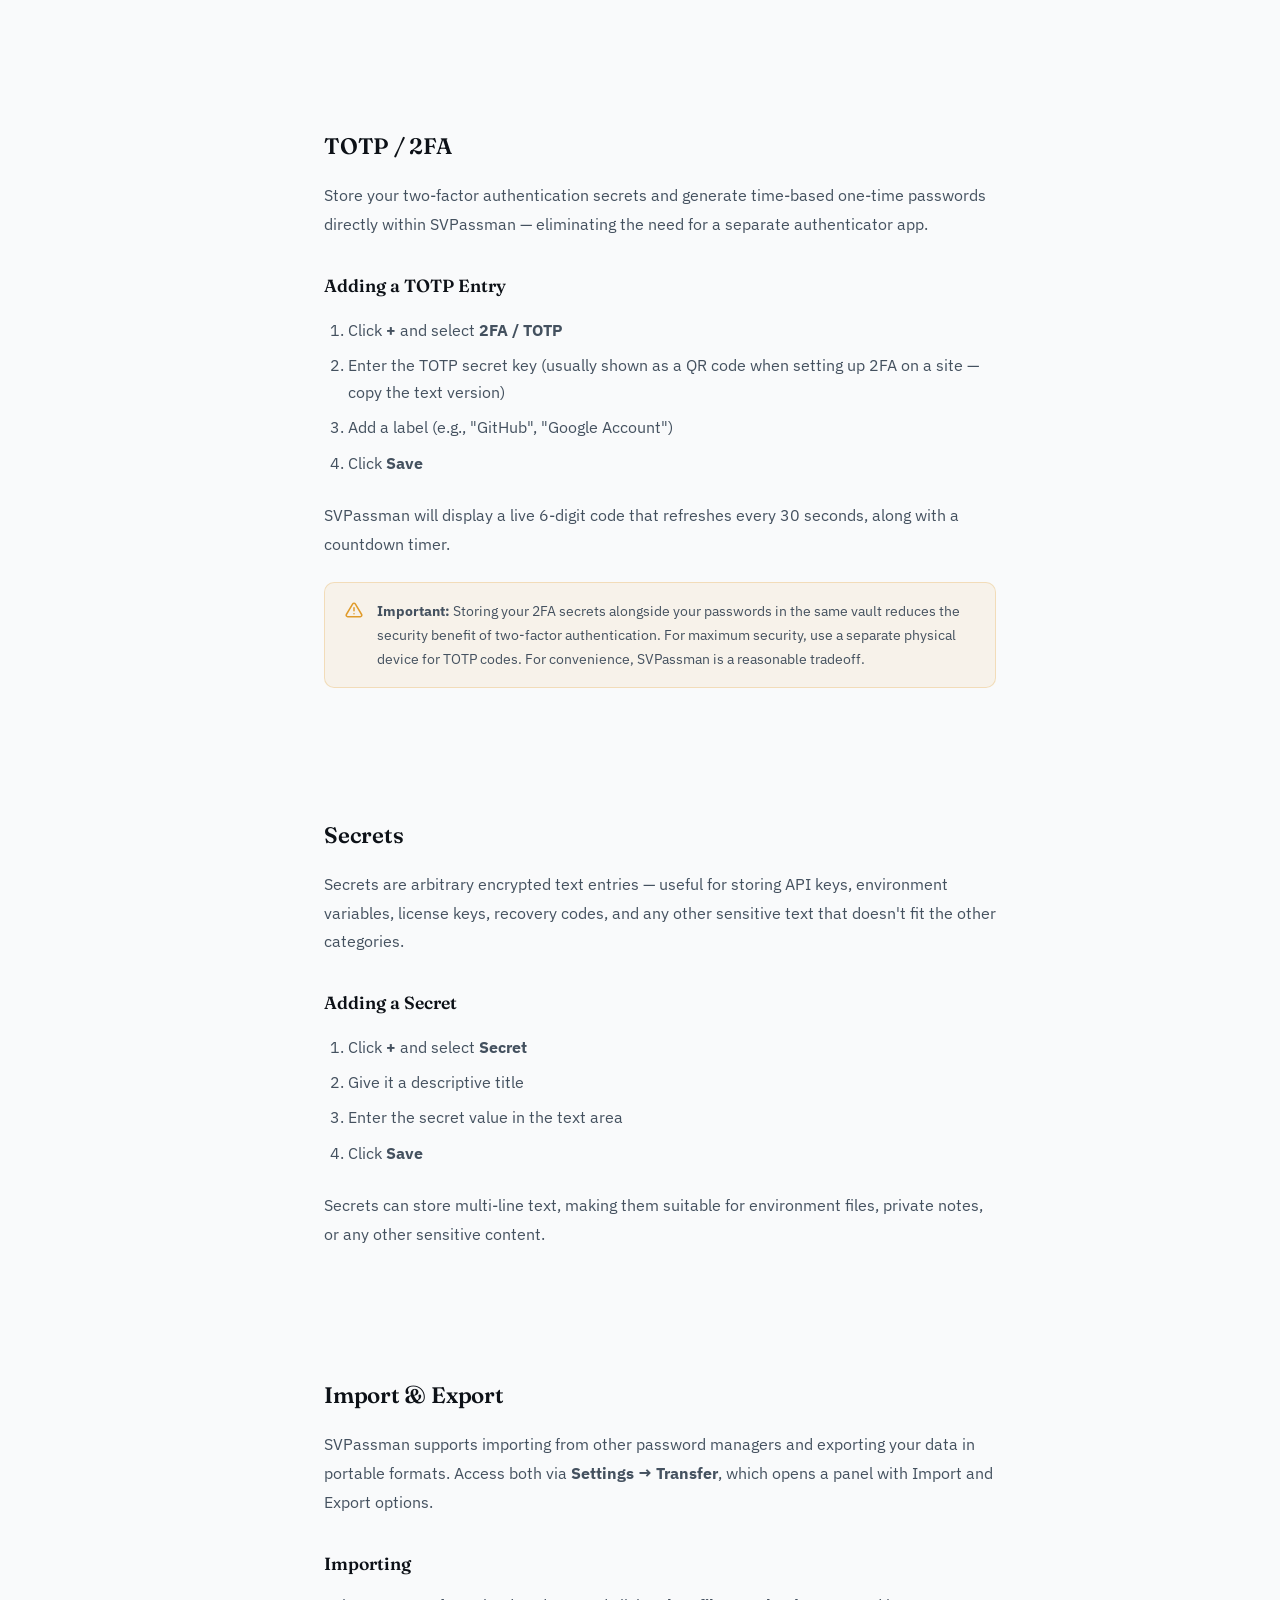
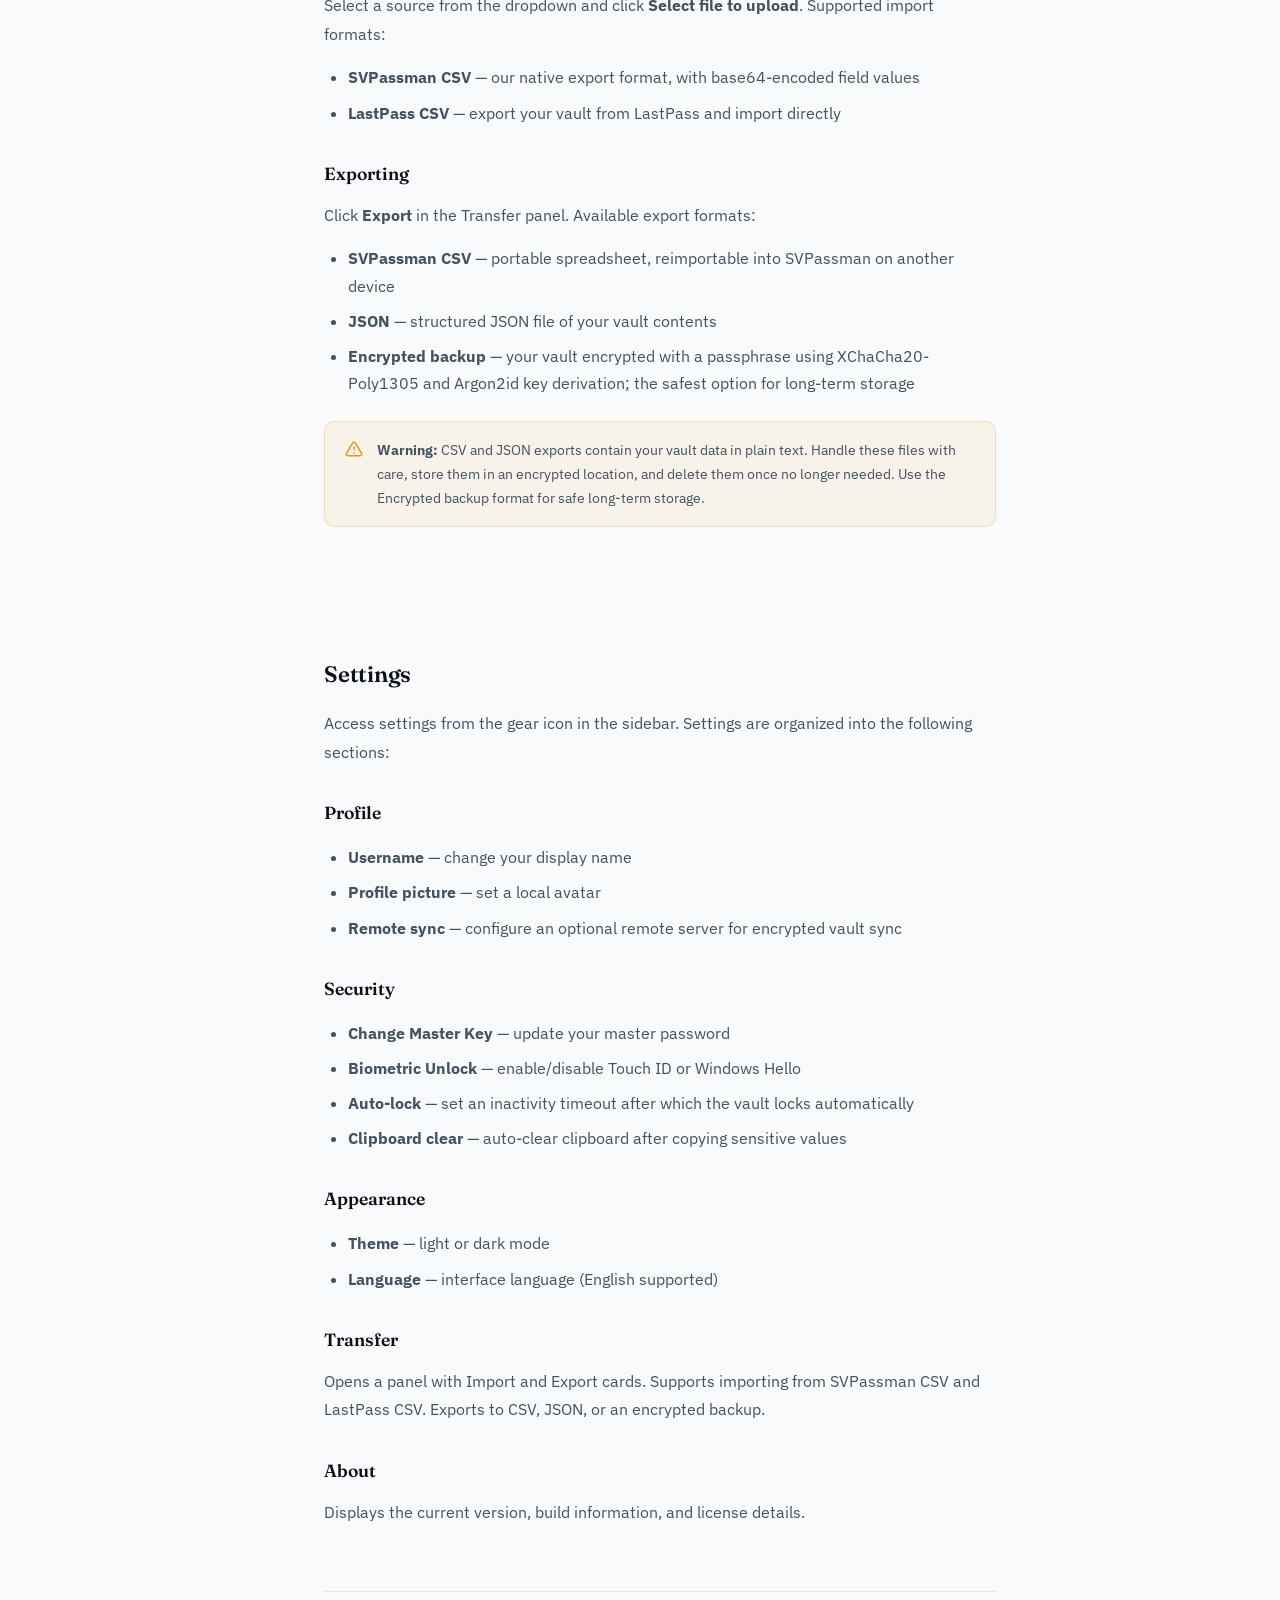
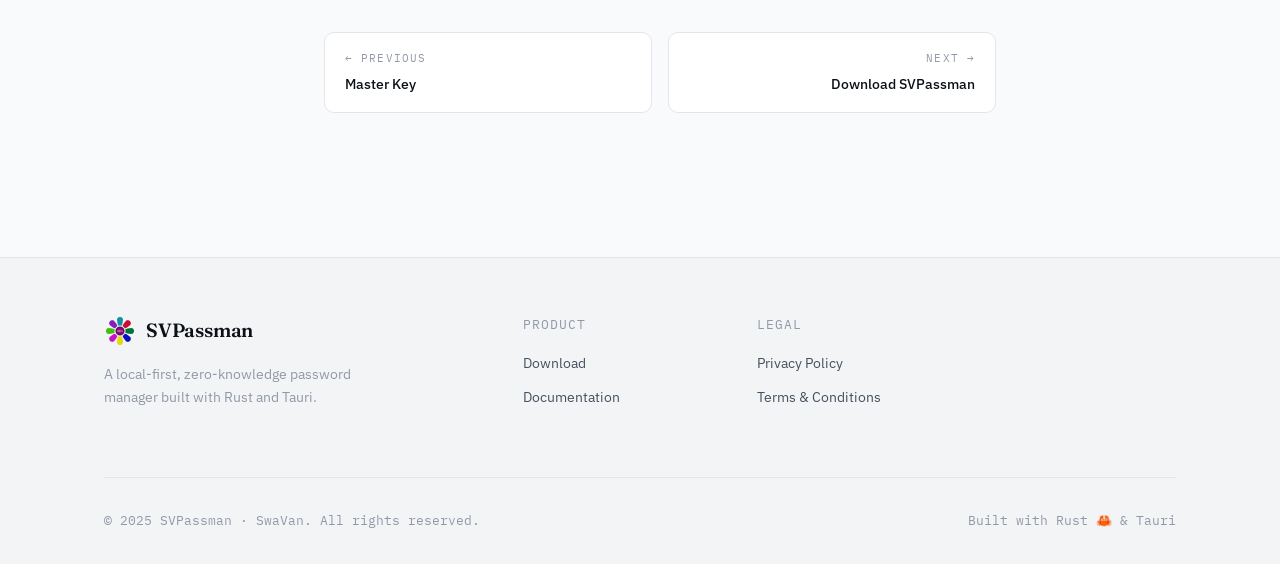
<file: docs.html>
<!DOCTYPE html>
<html lang="en" data-theme="dark">
<head>
  <meta charset="UTF-8" />
  <meta name="viewport" content="width=device-width, initial-scale=1.0" />
  <title>Documentation — SVPassman</title>
  <meta name="description" content="SVPassman documentation. Learn how to set up, use, and get the most out of your local-first password manager." />
  <link rel="stylesheet" href="css/style.css" />
  <link rel="icon" type="image/svg+xml" href="data:image/svg+xml,<svg xmlns='http://www.w3.org/2000/svg' viewBox='0 0 32 32'><rect width='32' height='32' rx='8' fill='%23c8a041'/><path d='M16 6a6 6 0 0 0-6 6v2H8a2 2 0 0 0-2 2v8a2 2 0 0 0 2 2h16a2 2 0 0 0 2-2v-8a2 2 0 0 0-2-2h-2v-2a6 6 0 0 0-6-6zm0 2a4 4 0 0 1 4 4v2h-8v-2a4 4 0 0 1 4-4zm0 8a2 2 0 1 1 0 4 2 2 0 0 1 0-4z' fill='%23080b12'/></svg>" />
</head>
<body>

<!-- ══ HEADER ═══════════════════════════════════════════════════ -->
<header class="site-header" role="banner">
  <div class="container header-inner">
    <a href="index.html" class="logo" aria-label="SVPassman home">
      <div class="logo-mark" aria-hidden="true"><img src="assets/icon.png" alt="SVPassman icon"/></div>
      SVPassman
    </a>

    <nav class="main-nav" aria-label="Main navigation">
      <a href="index.html" class="nav-link">Home</a>
      <a href="docs.html" class="nav-link active">Docs</a>
      <a href="privacy.html" class="nav-link">Privacy</a>
      <a href="terms.html" class="nav-link">Terms</a>
    </nav>

    <div class="header-actions">
      <button class="theme-toggle" aria-label="Toggle theme" title="Toggle dark/light mode">
        <svg class="icon-sun" viewBox="0 0 24 24" fill="none" stroke="currentColor" stroke-width="2" stroke-linecap="round" stroke-linejoin="round"><circle cx="12" cy="12" r="4"/><path d="M12 2v2M12 20v2M4.93 4.93l1.41 1.41M17.66 17.66l1.41 1.41M2 12h2M20 12h2M6.34 17.66l-1.41 1.41M19.07 4.93l-1.41 1.41"/></svg>
        <svg class="icon-moon" viewBox="0 0 24 24" fill="none" stroke="currentColor" stroke-width="2" stroke-linecap="round" stroke-linejoin="round"><path d="M12 3a6 6 0 0 0 9 9 9 9 0 1 1-9-9z"/></svg>
      </button>
    </div>

    <button class="hamburger" aria-label="Toggle menu" aria-expanded="false" aria-controls="mobile-menu">
      <span></span><span></span><span></span>
    </button>
  </div>
</header>

<nav class="mobile-menu" id="mobile-menu" role="navigation" aria-label="Mobile navigation">
  <a href="index.html" class="nav-link">Home</a>
  <a href="docs.html" class="nav-link active">Docs</a>
  <a href="privacy.html" class="nav-link">Privacy</a>
  <a href="terms.html" class="nav-link">Terms</a>
  <div class="header-actions" style="margin-top:12px;">
    <button class="theme-toggle" aria-label="Toggle theme">
      <svg class="icon-sun" viewBox="0 0 24 24" fill="none" stroke="currentColor" stroke-width="2" stroke-linecap="round" stroke-linejoin="round"><circle cx="12" cy="12" r="4"/><path d="M12 2v2M12 20v2M4.93 4.93l1.41 1.41M17.66 17.66l1.41 1.41M2 12h2M20 12h2M6.34 17.66l-1.41 1.41M19.07 4.93l-1.41 1.41"/></svg>
      <svg class="icon-moon" viewBox="0 0 24 24" fill="none" stroke="currentColor" stroke-width="2" stroke-linecap="round" stroke-linejoin="round"><path d="M12 3a6 6 0 0 0 9 9 9 9 0 1 1-9-9z"/></svg>
    </button>
  </div>
</nav>

<!-- ══ DOCS LAYOUT ═══════════════════════════════════════════════ -->
<div style="padding-top:var(--header-h)">
  <div class="docs-layout">

    <!-- Sidebar -->
    <aside class="docs-sidebar" aria-label="Documentation navigation">
      <button class="docs-sidebar-toggle" aria-expanded="false" aria-controls="sidebar-nav">
        <svg width="16" height="16" viewBox="0 0 24 24" fill="none" stroke="currentColor" stroke-width="2" stroke-linecap="round" stroke-linejoin="round"><line x1="3" y1="12" x2="21" y2="12"/><line x1="3" y1="6" x2="21" y2="6"/><line x1="3" y1="18" x2="21" y2="18"/></svg>
        Navigation
      </button>

      <nav class="docs-sidebar-nav" id="sidebar-nav" aria-label="Documentation sections">
        <div class="sidebar-section">
          <p class="sidebar-section-title">Getting Started</p>
          <a href="#intro" class="sidebar-link active">
            <svg viewBox="0 0 24 24" fill="none" stroke="currentColor" stroke-width="2" stroke-linecap="round" stroke-linejoin="round"><circle cx="12" cy="12" r="10"/><polyline points="12 8 12 12 14 14"/></svg>
            Introduction
          </a>
          <a href="#installation" class="sidebar-link">
            <svg viewBox="0 0 24 24" fill="none" stroke="currentColor" stroke-width="2" stroke-linecap="round" stroke-linejoin="round"><path d="M21 15v4a2 2 0 0 1-2 2H5a2 2 0 0 1-2-2v-4"/><polyline points="7 10 12 15 17 10"/><line x1="12" y1="15" x2="12" y2="3"/></svg>
            Installation
          </a>
          <a href="#first-launch" class="sidebar-link">
            <svg viewBox="0 0 24 24" fill="none" stroke="currentColor" stroke-width="2" stroke-linecap="round" stroke-linejoin="round"><polygon points="5 3 19 12 5 21 5 3"/></svg>
            First Launch
          </a>
        </div>

        <div class="sidebar-section">
          <p class="sidebar-section-title">Security</p>
          <a href="#master-key" class="sidebar-link">
            <svg viewBox="0 0 24 24" fill="none" stroke="currentColor" stroke-width="2" stroke-linecap="round" stroke-linejoin="round"><rect width="18" height="11" x="3" y="11" rx="2"/><path d="M7 11V7a5 5 0 0 1 10 0v4"/></svg>
            Master Key
          </a>
          <a href="#biometric" class="sidebar-link">
            <svg viewBox="0 0 24 24" fill="none" stroke="currentColor" stroke-width="2" stroke-linecap="round" stroke-linejoin="round"><path d="M12 22C6.477 22 2 17.523 2 12S6.477 2 12 2s10 4.477 10 10-4.477 10-10 10z"/></svg>
            Biometric Unlock
          </a>
        </div>

        <div class="sidebar-section">
          <p class="sidebar-section-title">Vault</p>
          <a href="#passwords" class="sidebar-link">
            <svg viewBox="0 0 24 24" fill="none" stroke="currentColor" stroke-width="2" stroke-linecap="round" stroke-linejoin="round"><path d="M21 2l-2 2m-7.61 7.61a5.5 5.5 0 1 1-7.778 7.778 5.5 5.5 0 0 1 7.777-7.777zm0 0L15.5 7.5m0 0 3 3L22 7l-3-3m-3.5 3.5L19 4"/></svg>
            Passwords
          </a>
          <a href="#credit-cards" class="sidebar-link">
            <svg viewBox="0 0 24 24" fill="none" stroke="currentColor" stroke-width="2" stroke-linecap="round" stroke-linejoin="round"><rect width="20" height="14" x="2" y="5" rx="2"/><line x1="2" y1="10" x2="22" y2="10"/></svg>
            Credit Cards
          </a>
          <a href="#ssh-keys" class="sidebar-link">
            <svg viewBox="0 0 24 24" fill="none" stroke="currentColor" stroke-width="2" stroke-linecap="round" stroke-linejoin="round"><rect width="18" height="11" x="3" y="11" rx="2"/><path d="M7 11V7a5 5 0 0 1 9.9-1"/></svg>
            SSH Keys
          </a>
          <a href="#totp" class="sidebar-link">
            <svg viewBox="0 0 24 24" fill="none" stroke="currentColor" stroke-width="2" stroke-linecap="round" stroke-linejoin="round"><circle cx="12" cy="12" r="10"/><polyline points="12 6 12 12 16 14"/></svg>
            TOTP / 2FA
          </a>
          <a href="#secrets" class="sidebar-link">
            <svg viewBox="0 0 24 24" fill="none" stroke="currentColor" stroke-width="2" stroke-linecap="round" stroke-linejoin="round"><path d="M12 22s8-4 8-10V5l-8-3-8 3v7c0 6 8 10 8 10z"/></svg>
            Secrets
          </a>
        </div>

        <div class="sidebar-section">
          <p class="sidebar-section-title">Data</p>
          <a href="#import-export" class="sidebar-link">
            <svg viewBox="0 0 24 24" fill="none" stroke="currentColor" stroke-width="2" stroke-linecap="round" stroke-linejoin="round"><path d="M12 2v14m0 0-4-4m4 4 4-4M2 17l.621 2.485A2 2 0 0 0 4.561 21h14.878a2 2 0 0 0 1.94-1.515L22 17"/></svg>
            Import &amp; Export
          </a>
          <a href="#settings" class="sidebar-link">
            <svg viewBox="0 0 24 24" fill="none" stroke="currentColor" stroke-width="2" stroke-linecap="round" stroke-linejoin="round"><path d="M12.22 2h-.44a2 2 0 0 0-2 2v.18a2 2 0 0 1-1 1.73l-.43.25a2 2 0 0 1-2 0l-.15-.08a2 2 0 0 0-2.73.73l-.22.38a2 2 0 0 0 .73 2.73l.15.1a2 2 0 0 1 1 1.72v.51a2 2 0 0 1-1 1.74l-.15.09a2 2 0 0 0-.73 2.73l.22.38a2 2 0 0 0 2.73.73l.15-.08a2 2 0 0 1 2 0l.43.25a2 2 0 0 1 1 1.73V20a2 2 0 0 0 2 2h.44a2 2 0 0 0 2-2v-.18a2 2 0 0 1 1-1.73l.43-.25a2 2 0 0 1 2 0l.15.08a2 2 0 0 0 2.73-.73l.22-.39a2 2 0 0 0-.73-2.73l-.15-.08a2 2 0 0 1-1-1.74v-.5a2 2 0 0 1 1-1.74l.15-.09a2 2 0 0 0 .73-2.73l-.22-.38a2 2 0 0 0-2.73-.73l-.15.08a2 2 0 0 1-2 0l-.43-.25a2 2 0 0 1-1-1.73V4a2 2 0 0 0-2-2z"/><circle cx="12" cy="12" r="3"/></svg>
            Settings
          </a>
        </div>
      </nav>
    </aside>

    <!-- Main content -->
    <main class="docs-content" id="doc-main">

      <!-- ── Introduction ──────────────────────────────────── -->
      <div class="doc-section" id="intro">
        <h1>SVPassman Documentation</h1>
        <p class="doc-meta">Version 0.1.1 &nbsp;·&nbsp; Last updated March 2025</p>

        <p>Welcome to the SVPassman documentation. SVPassman is a <strong>local-first, zero-knowledge password manager</strong> built with Rust and Tauri. This guide covers everything you need to know to install, configure, and use SVPassman effectively.</p>

        <div class="callout callout-info">
          <svg viewBox="0 0 24 24" fill="none" stroke="currentColor" stroke-width="2" stroke-linecap="round" stroke-linejoin="round"><circle cx="12" cy="12" r="10"/><line x1="12" y1="8" x2="12" y2="12"/><line x1="12" y1="16" x2="12.01" y2="16"/></svg>
          <span><strong>Quick note:</strong> SVPassman stores all data locally. Nothing is sent to external servers (unless you explicitly configure remote sync). Your master password is never transmitted anywhere.</span>
        </div>

        <h2>What is SVPassman?</h2>
        <p>SVPassman is a desktop application that lets you securely store and manage:</p>
        <ul>
          <li><strong>Passwords</strong> — website logins with username, password, and URL</li>
          <li><strong>Credit Cards</strong> — card numbers, expiry dates, and CVV (encrypted)</li>
          <li><strong>SSH Keys</strong> — private keys for server access</li>
          <li><strong>TOTP / 2FA</strong> — time-based one-time passwords for two-factor authentication</li>
          <li><strong>Secrets</strong> — arbitrary text or key-value pairs</li>
        </ul>

        <p>All data is encrypted with AES-256-GCM using a key derived from your master password via Argon2id.</p>
      </div>

      <!-- ── Installation ──────────────────────────────────── -->
      <div class="doc-section" id="installation">
        <h2>Installation</h2>
        <p>SVPassman is available for macOS, Windows, and Linux. Download the appropriate installer from the <a href="https://github.com/swavan/SVPassman/releases" target="_blank" rel="noopener">releases page</a>.</p>

        <h3>macOS</h3>
        <ol>
          <li>Download the <code>.dmg</code> file from the <a href="https://github.com/swavan/SVPassman/releases" target="_blank" rel="noopener">releases page</a></li>
          <li>Open the DMG and drag SVPassman to your Applications folder</li>
          <li>On first launch, right-click the app and select "Open" to bypass Gatekeeper</li>
          <li>The app is notarized by Apple — you only need to do this once</li>
        </ol>

        <h3>Windows</h3>
        <ol>
          <li>Download the <code>.msi</code> installer from the <a href="https://github.com/swavan/SVPassman/releases" target="_blank" rel="noopener">releases page</a></li>
          <li>Run the installer — Windows may show a SmartScreen warning for new publishers</li>
          <li>Click "More info" → "Run anyway" to proceed</li>
          <li>SVPassman will be available in your Start Menu</li>
        </ol>

        <h3>Linux</h3>
        <ol>
          <li>Download the <code>.AppImage</code> or <code>.deb</code> package</li>
          <li>For AppImage: <code>chmod +x SVPassman.AppImage && ./SVPassman.AppImage</code></li>
          <li>For deb: <code>sudo dpkg -i svpassman_0.1.1_amd64.deb</code></li>
        </ol>

        <div class="callout callout-warning">
          <svg viewBox="0 0 24 24" fill="none" stroke="currentColor" stroke-width="2" stroke-linecap="round" stroke-linejoin="round"><path d="M10.29 3.86L1.82 18a2 2 0 0 0 1.71 3h16.94a2 2 0 0 0 1.71-3L13.71 3.86a2 2 0 0 0-3.42 0z"/><line x1="12" y1="9" x2="12" y2="13"/><line x1="12" y1="17" x2="12.01" y2="17"/></svg>
          <span><strong>System requirement:</strong> SVPassman requires a 64-bit operating system. macOS 11+, Windows 10+, or a modern Linux distribution with WebView2 / WebKitGTK support.</span>
        </div>
      </div>

      <!-- ── First Launch ──────────────────────────────────── -->
      <div class="doc-section" id="first-launch">
        <h2>First Launch</h2>
        <p>When you launch SVPassman for the first time, you'll be prompted to set up your vault.</p>

        <h3>Creating Your Profile</h3>
        <ol>
          <li>On the welcome screen, click <strong>Create New Vault</strong></li>
          <li>Choose a username for your local profile</li>
          <li>Set your <strong>master key</strong> — this is the password that protects your entire vault</li>
          <li>Confirm the master key</li>
          <li>Click <strong>Create Vault</strong></li>
        </ol>

        <p>Your vault is now created and encrypted. You'll be taken to the main dashboard.</p>

        <h3>Switching Profiles</h3>
        <p>SVPassman supports multiple local profiles. From the unlock screen, use the <strong>Switch Profile</strong> button to manage multiple vaults on the same machine — useful for separating personal and work credentials.</p>
      </div>

      <!-- ── Master Key ────────────────────────────────────── -->
      <div class="doc-section" id="master-key">
        <h2>Master Key</h2>
        <p>Your master key is the single password that protects your entire vault. It is never stored anywhere — not on your device, not on any server. Only you know it.</p>

        <div class="callout callout-warning">
          <svg viewBox="0 0 24 24" fill="none" stroke="currentColor" stroke-width="2" stroke-linecap="round" stroke-linejoin="round"><path d="M10.29 3.86L1.82 18a2 2 0 0 0 1.71 3h16.94a2 2 0 0 0 1.71-3L13.71 3.86a2 2 0 0 0-3.42 0z"/><line x1="12" y1="9" x2="12" y2="13"/><line x1="12" y1="17" x2="12.01" y2="17"/></svg>
          <span><strong>Critical:</strong> If you forget your master key, your vault is permanently inaccessible. There is no recovery mechanism. Write it down and store it securely.</span>
        </div>

        <h3>Choosing a Strong Master Key</h3>
        <ul>
          <li>Use at least 16 characters</li>
          <li>Mix upper and lowercase letters, numbers, and symbols</li>
          <li>Consider a passphrase — a string of random words is both memorable and strong</li>
          <li>Never reuse a password you use elsewhere</li>
        </ul>

        <h3>How Keys Are Derived</h3>
        <p>SVPassman uses <strong>Argon2id</strong> to derive the encryption key from your master password. Argon2id is intentionally slow and memory-intensive, making brute-force attacks computationally expensive.</p>

        <pre><code>master_password → Argon2id (time=2, mem=64MB) → encryption_key
encryption_key  → AES-256-GCM → encrypted vault</code></pre>

        <h3>Changing Your Master Key</h3>
        <ol>
          <li>Navigate to <strong>Settings → Change Master Key</strong></li>
          <li>Enter your current master key</li>
          <li>Enter and confirm your new master key</li>
          <li>Click <strong>Save Changes</strong></li>
          <li>You will be signed out and need to unlock with the new key</li>
        </ol>
      </div>

      <!-- ── Biometric ─────────────────────────────────────── -->
      <div class="doc-section" id="biometric">
        <h2>Biometric Unlock</h2>
        <p>SVPassman supports biometric unlock on supported platforms — Touch ID on macOS and Windows Hello on Windows.</p>

        <h3>How It Works</h3>
        <p>When you enable biometric unlock, SVPassman stores an encrypted version of your session credentials in the system's secure enclave (macOS Keychain / Windows Credential Store). When you authenticate with your biometric, the OS releases these credentials to SVPassman — your actual master key is never exposed to the biometric system.</p>

        <h3>Enabling Biometric Unlock</h3>
        <ol>
          <li>Ensure your device has enrolled biometrics (Touch ID / Windows Hello)</li>
          <li>Navigate to <strong>Settings → Biometric Unlock</strong></li>
          <li>Toggle <strong>Enable Biometric Unlock</strong></li>
          <li>Authenticate with your biometric when prompted</li>
          <li>Future unlocks will offer your biometric as an option alongside your master key</li>
        </ol>

        <h3>Supported Platforms</h3>
        <ul>
          <li><strong>macOS</strong> — Touch ID (MacBook Pro, iMac, Magic Keyboard with Touch ID)</li>
          <li><strong>Windows</strong> — Windows Hello (fingerprint, face recognition, PIN)</li>
          <li><strong>Linux</strong> — Not currently supported</li>
        </ul>
      </div>

      <!-- ── Passwords ─────────────────────────────────────── -->
      <div class="doc-section" id="passwords">
        <h2>Passwords</h2>
        <p>The most common vault entry type. Store website logins with username, password, URL, and optional notes.</p>

        <h3>Adding a Password</h3>
        <ol>
          <li>From the vault view, click the <strong>+</strong> button in the sidebar</li>
          <li>Select <strong>Password</strong> from the dropdown</li>
          <li>Fill in the title, username, password, and URL</li>
          <li>Optionally add notes</li>
          <li>Click <strong>Save</strong></li>
        </ol>

        <h3>Vault Health</h3>
        <p>The <strong>Health</strong> section checks your passwords for:</p>
        <ul>
          <li>Weak passwords (short, simple, or commonly used)</li>
          <li>Reused passwords across multiple sites</li>
          <li>Passwords found in known data breaches (via HaveIBeenPwned k-Anonymity API)</li>
        </ul>

        <div class="callout callout-info">
          <svg viewBox="0 0 24 24" fill="none" stroke="currentColor" stroke-width="2" stroke-linecap="round" stroke-linejoin="round"><circle cx="12" cy="12" r="10"/><line x1="12" y1="8" x2="12" y2="12"/><line x1="12" y1="16" x2="12.01" y2="16"/></svg>
          <span>Breach checking uses the k-Anonymity model — only a 5-character prefix of the SHA-1 hash of your password is sent to the API. The full password never leaves your device.</span>
        </div>
      </div>

      <!-- ── Credit Cards ──────────────────────────────────── -->
      <div class="doc-section" id="credit-cards">
        <h2>Credit Cards</h2>
        <p>Store payment card details securely. Card numbers, CVV codes, and expiry dates are encrypted at rest with the same AES-256-GCM encryption as all other vault entries.</p>

        <h3>Adding a Credit Card</h3>
        <ol>
          <li>Click <strong>+</strong> and select <strong>Credit Card</strong></li>
          <li>Enter the cardholder name, card number, expiry date, and CVV</li>
          <li>Add a label to identify the card (e.g., "Chase Sapphire")</li>
          <li>Click <strong>Save</strong></li>
        </ol>

        <p>Use the copy buttons next to each field to quickly copy card details without displaying them in plain text on screen.</p>
      </div>

      <!-- ── SSH Keys ──────────────────────────────────────── -->
      <div class="doc-section" id="ssh-keys">
        <h2>SSH Keys</h2>
        <p>Store SSH private keys for server access. SVPassman supports generating, storing, and copying SSH key pairs.</p>

        <h3>Storing an SSH Key</h3>
        <ol>
          <li>Click <strong>+</strong> and select <strong>SSH Key</strong></li>
          <li>Paste your private key or generate a new ED25519 key pair within the app</li>
          <li>Optionally add the corresponding public key and a hostname</li>
          <li>Click <strong>Save</strong></li>
        </ol>

        <h3>Supported Key Types</h3>
        <ul>
          <li>ED25519 (recommended)</li>
          <li>RSA (2048, 4096 bit)</li>
          <li>ECDSA</li>
        </ul>
      </div>

      <!-- ── TOTP ──────────────────────────────────────────── -->
      <div class="doc-section" id="totp">
        <h2>TOTP / 2FA</h2>
        <p>Store your two-factor authentication secrets and generate time-based one-time passwords directly within SVPassman — eliminating the need for a separate authenticator app.</p>

        <h3>Adding a TOTP Entry</h3>
        <ol>
          <li>Click <strong>+</strong> and select <strong>2FA / TOTP</strong></li>
          <li>Enter the TOTP secret key (usually shown as a QR code when setting up 2FA on a site — copy the text version)</li>
          <li>Add a label (e.g., "GitHub", "Google Account")</li>
          <li>Click <strong>Save</strong></li>
        </ol>

        <p>SVPassman will display a live 6-digit code that refreshes every 30 seconds, along with a countdown timer.</p>

        <div class="callout callout-warning">
          <svg viewBox="0 0 24 24" fill="none" stroke="currentColor" stroke-width="2" stroke-linecap="round" stroke-linejoin="round"><path d="M10.29 3.86L1.82 18a2 2 0 0 0 1.71 3h16.94a2 2 0 0 0 1.71-3L13.71 3.86a2 2 0 0 0-3.42 0z"/><line x1="12" y1="9" x2="12" y2="13"/><line x1="12" y1="17" x2="12.01" y2="17"/></svg>
          <span><strong>Important:</strong> Storing your 2FA secrets alongside your passwords in the same vault reduces the security benefit of two-factor authentication. For maximum security, use a separate physical device for TOTP codes. For convenience, SVPassman is a reasonable tradeoff.</span>
        </div>
      </div>

      <!-- ── Secrets ───────────────────────────────────────── -->
      <div class="doc-section" id="secrets">
        <h2>Secrets</h2>
        <p>Secrets are arbitrary encrypted text entries — useful for storing API keys, environment variables, license keys, recovery codes, and any other sensitive text that doesn't fit the other categories.</p>

        <h3>Adding a Secret</h3>
        <ol>
          <li>Click <strong>+</strong> and select <strong>Secret</strong></li>
          <li>Give it a descriptive title</li>
          <li>Enter the secret value in the text area</li>
          <li>Click <strong>Save</strong></li>
        </ol>

        <p>Secrets can store multi-line text, making them suitable for environment files, private notes, or any other sensitive content.</p>
      </div>

      <!-- ── Import & Export ───────────────────────────────── -->
      <div class="doc-section" id="import-export">
        <h2>Import &amp; Export</h2>
        <p>SVPassman supports importing from other password managers and exporting your data in portable formats. Access both via <strong>Settings → Transfer</strong>, which opens a panel with Import and Export options.</p>

        <h3>Importing</h3>
        <p>Select a source from the dropdown and click <strong>Select file to upload</strong>. Supported import formats:</p>
        <ul>
          <li><strong>SVPassman CSV</strong> — our native export format, with base64-encoded field values</li>
          <li><strong>LastPass CSV</strong> — export your vault from LastPass and import directly</li>
        </ul>

        <h3>Exporting</h3>
        <p>Click <strong>Export</strong> in the Transfer panel. Available export formats:</p>
        <ul>
          <li><strong>SVPassman CSV</strong> — portable spreadsheet, reimportable into SVPassman on another device</li>
          <li><strong>JSON</strong> — structured JSON file of your vault contents</li>
          <li><strong>Encrypted backup</strong> — your vault encrypted with a passphrase using XChaCha20-Poly1305 and Argon2id key derivation; the safest option for long-term storage</li>
        </ul>

        <div class="callout callout-warning">
          <svg viewBox="0 0 24 24" fill="none" stroke="currentColor" stroke-width="2" stroke-linecap="round" stroke-linejoin="round"><path d="M10.29 3.86L1.82 18a2 2 0 0 0 1.71 3h16.94a2 2 0 0 0 1.71-3L13.71 3.86a2 2 0 0 0-3.42 0z"/><line x1="12" y1="9" x2="12" y2="13"/><line x1="12" y1="17" x2="12.01" y2="17"/></svg>
          <span><strong>Warning:</strong> CSV and JSON exports contain your vault data in plain text. Handle these files with care, store them in an encrypted location, and delete them once no longer needed. Use the Encrypted backup format for safe long-term storage.</span>
        </div>
      </div>

      <!-- ── Settings ──────────────────────────────────────── -->
      <div class="doc-section" id="settings">
        <h2>Settings</h2>
        <p>Access settings from the gear icon in the sidebar. Settings are organized into the following sections:</p>

        <h3>Profile</h3>
        <ul>
          <li><strong>Username</strong> — change your display name</li>
          <li><strong>Profile picture</strong> — set a local avatar</li>
          <li><strong>Remote sync</strong> — configure an optional remote server for encrypted vault sync</li>
        </ul>

        <h3>Security</h3>
        <ul>
          <li><strong>Change Master Key</strong> — update your master password</li>
          <li><strong>Biometric Unlock</strong> — enable/disable Touch ID or Windows Hello</li>
          <li><strong>Auto-lock</strong> — set an inactivity timeout after which the vault locks automatically</li>
          <li><strong>Clipboard clear</strong> — auto-clear clipboard after copying sensitive values</li>
        </ul>

        <h3>Appearance</h3>
        <ul>
          <li><strong>Theme</strong> — light or dark mode</li>
          <li><strong>Language</strong> — interface language (English supported)</li>
        </ul>

        <h3>Transfer</h3>
        <p>Opens a panel with Import and Export cards. Supports importing from SVPassman CSV and LastPass CSV. Exports to CSV, JSON, or an encrypted backup.</p>

        <h3>About</h3>
        <p>Displays the current version, build information, and license details.</p>

        <div class="doc-nav">
          <a href="#master-key" class="doc-nav-btn">
            <span class="doc-nav-label">← Previous</span>
            <span class="doc-nav-title">Master Key</span>
          </a>
          <a href="index.html#download" class="doc-nav-btn doc-nav-next">
            <span class="doc-nav-label">Next →</span>
            <span class="doc-nav-title">Download SVPassman</span>
          </a>
        </div>
      </div>

    </main>
  </div>
</div>

<!-- ══ FOOTER ═══════════════════════════════════════════════════ -->
<footer class="site-footer" role="contentinfo">
  <div class="container">
    <div class="footer-grid">
      <div class="footer-brand">
        <a href="index.html" class="logo" aria-label="SVPassman home">
          <div class="logo-mark" aria-hidden="true"><img src="assets/icon.png" alt="SVPassman icon"/></div>
          SVPassman
        </a>
        <p class="footer-tagline">A local-first, zero-knowledge password manager built with Rust and Tauri.</p>
      </div>
      <div>
        <p class="footer-col-title">Product</p>
        <nav class="footer-links">
          <a href="index.html#download" class="footer-link">Download</a>
          <a href="docs.html" class="footer-link">Documentation</a>
        </nav>
      </div>
      <div>
        <p class="footer-col-title">Legal</p>
        <nav class="footer-links">
          <a href="privacy.html" class="footer-link">Privacy Policy</a>
          <a href="terms.html" class="footer-link">Terms &amp; Conditions</a>
        </nav>
      </div>
      </div>
    <div class="footer-bottom">
      <span>© 2025 SVPassman · SwaVan. All rights reserved.</span>
      <span>Built with Rust 🦀 &amp; Tauri</span>
    </div>
  </div>
</footer>

<script src="js/main.js"></script>
</body>
</html>
</file>
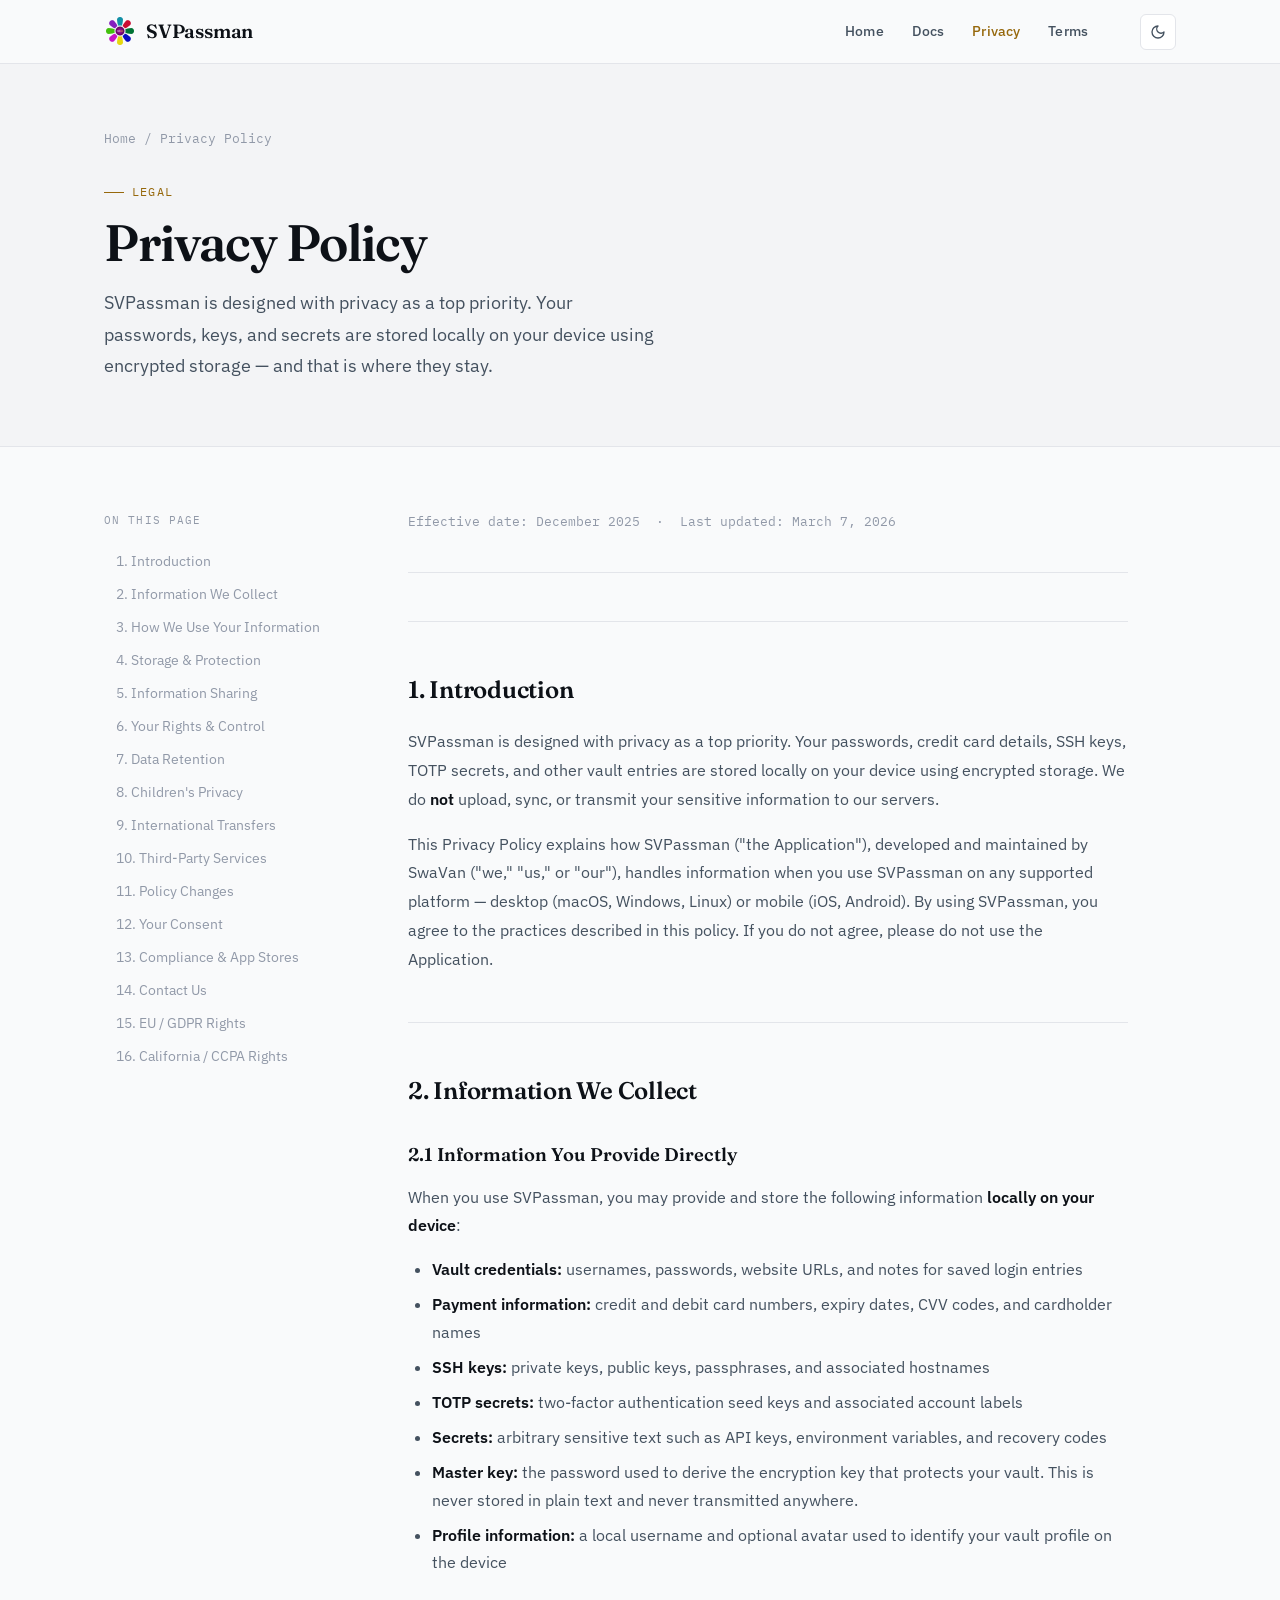
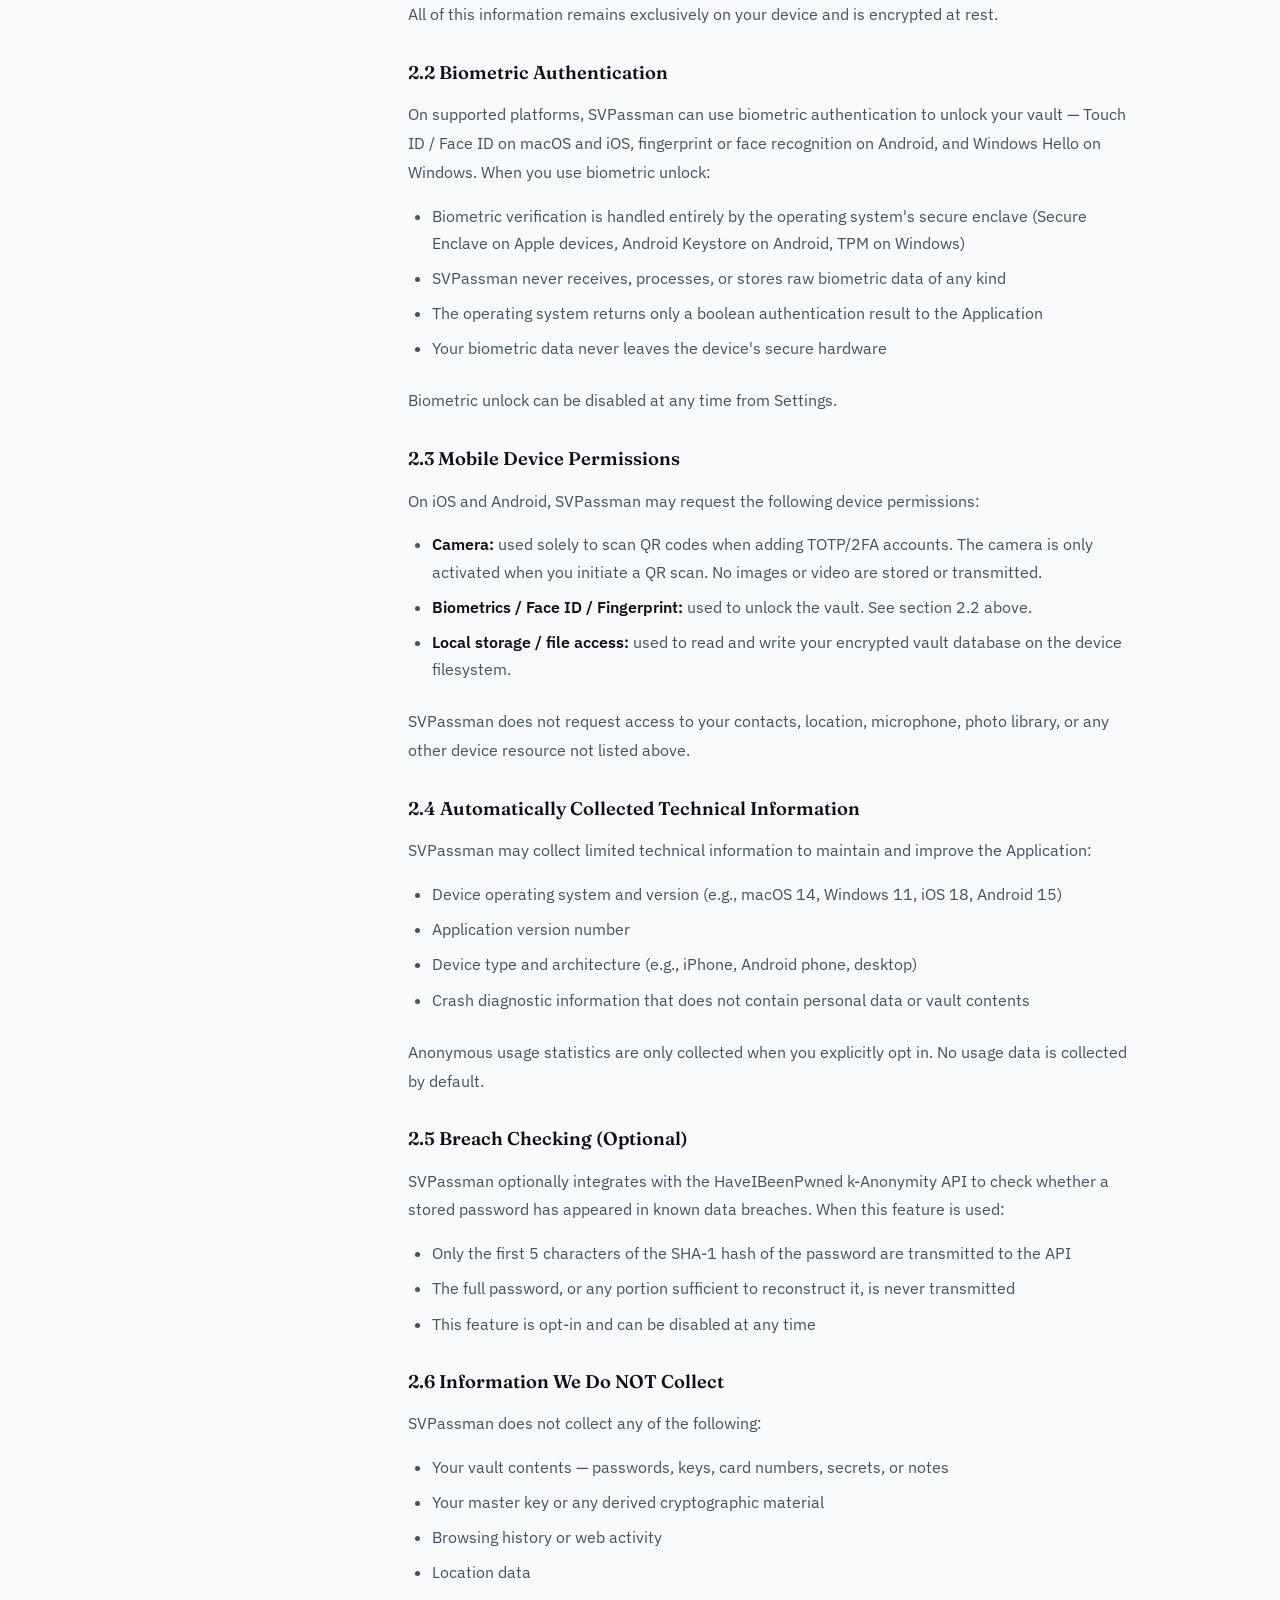
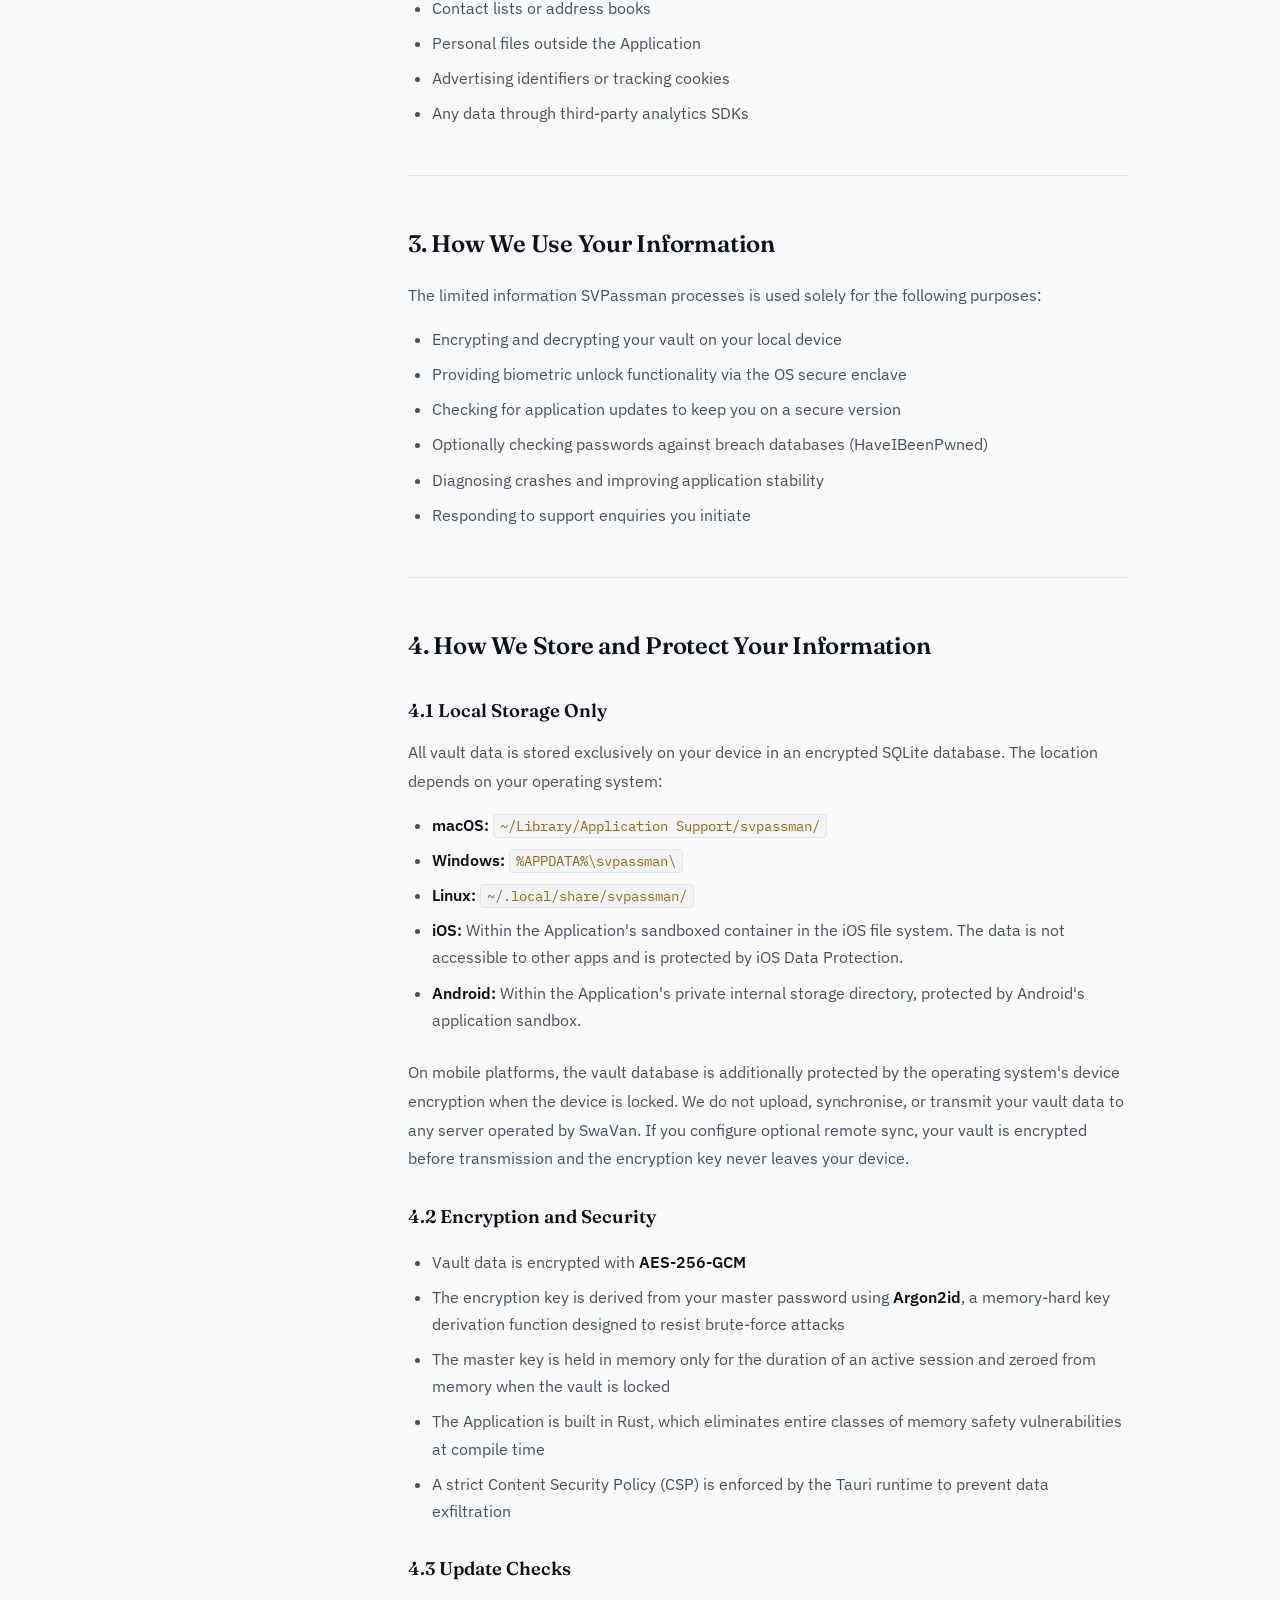
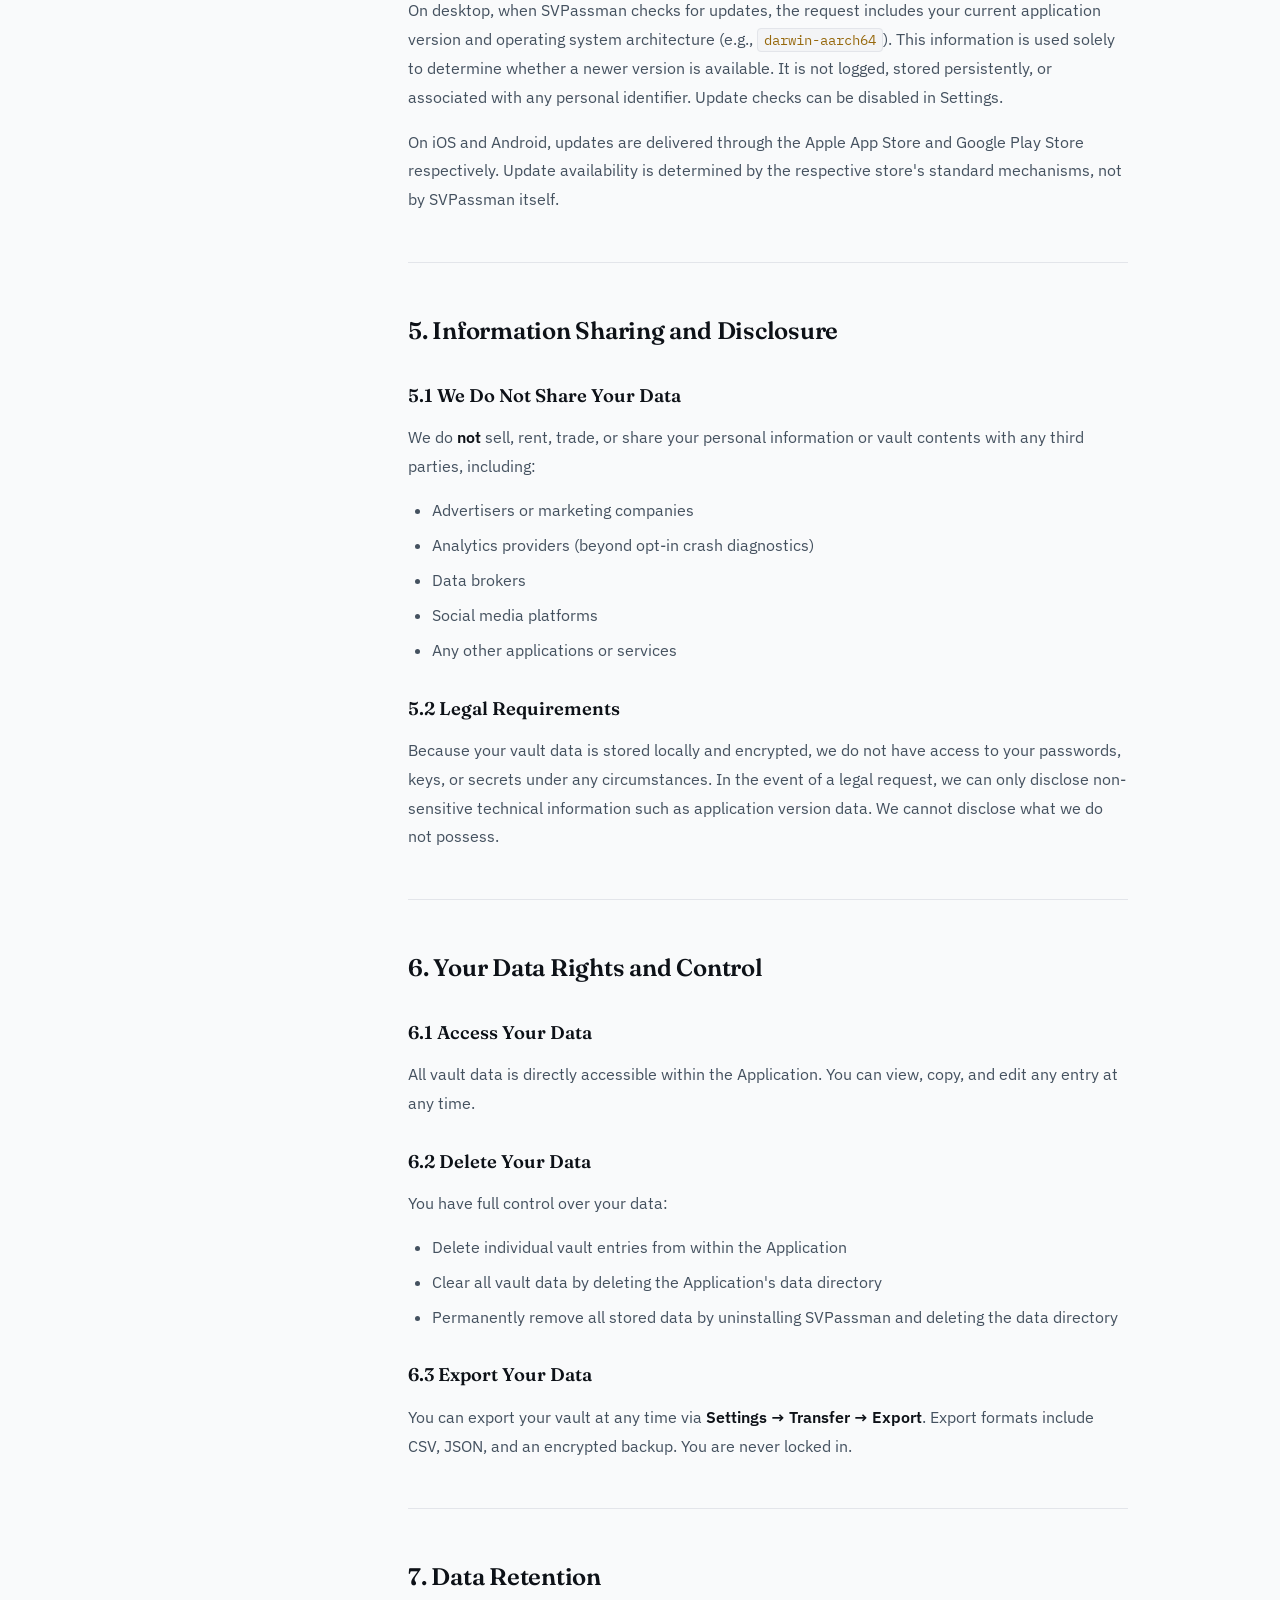
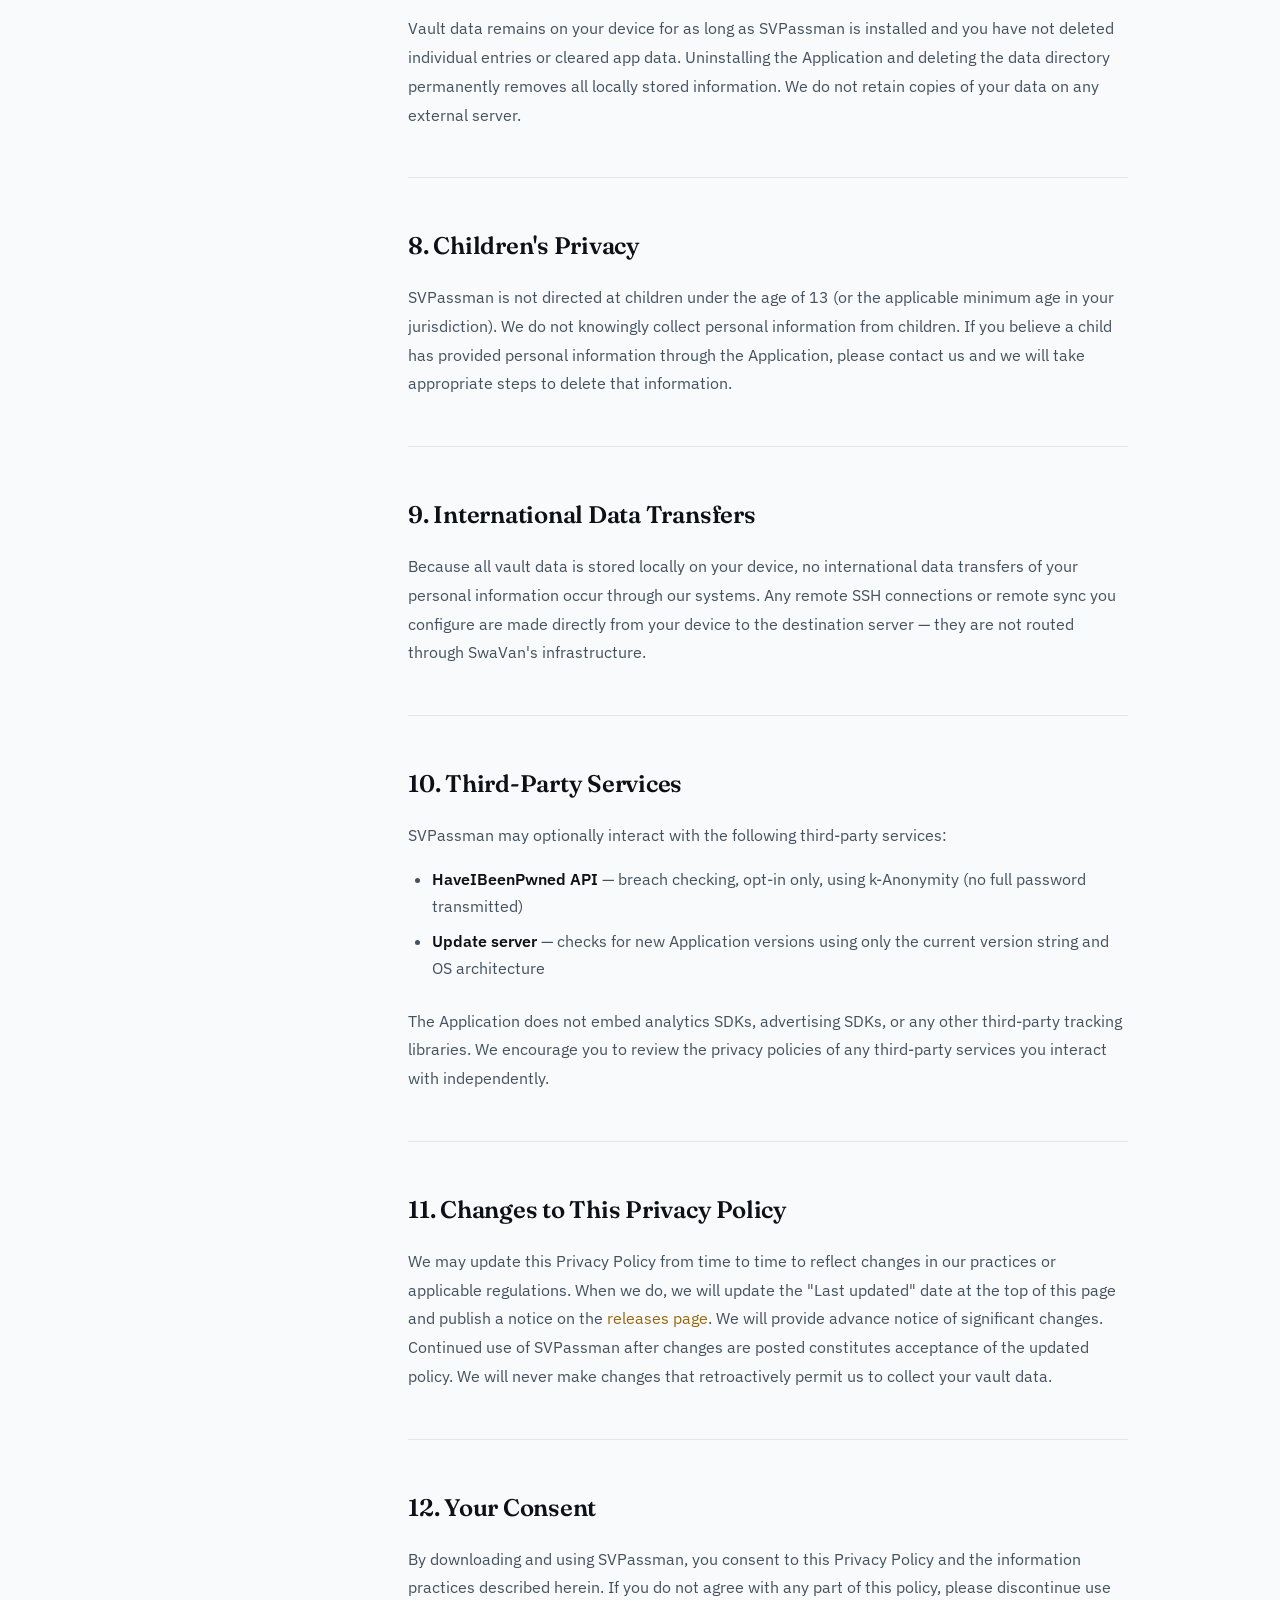
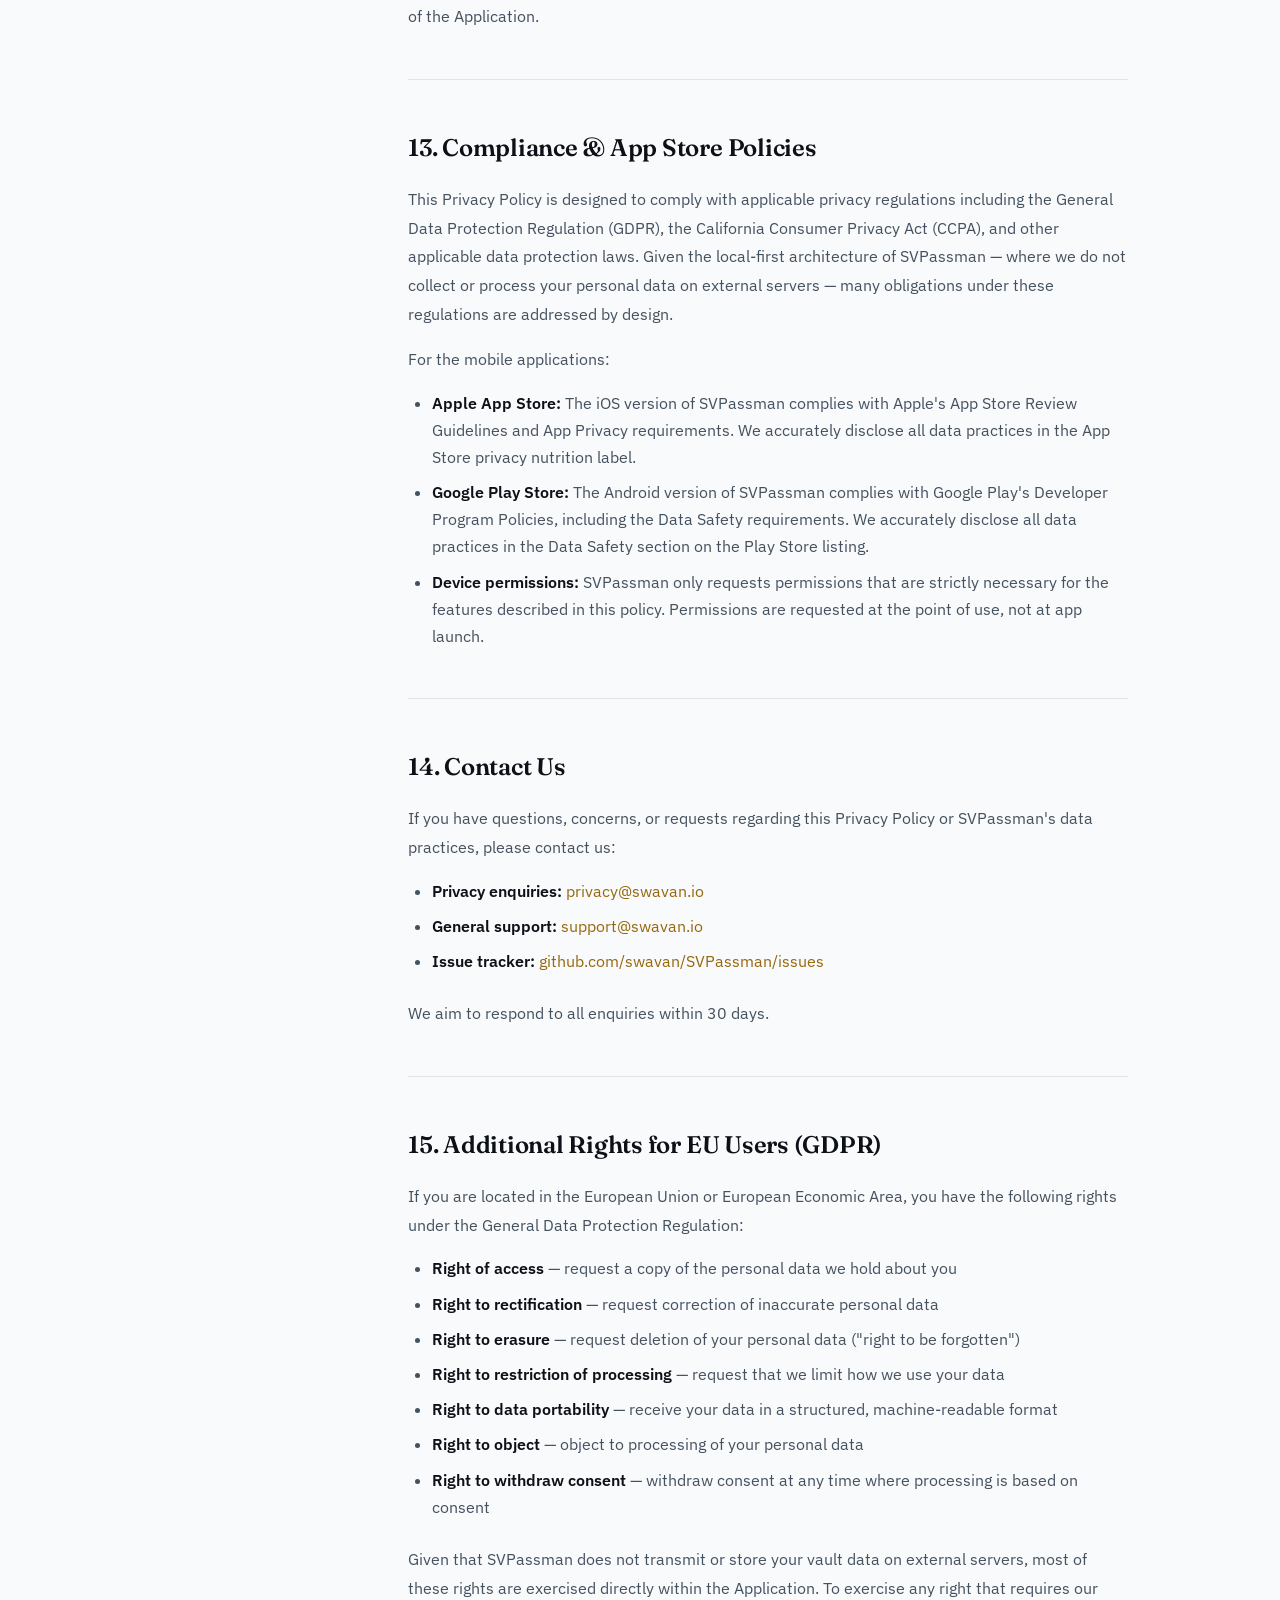
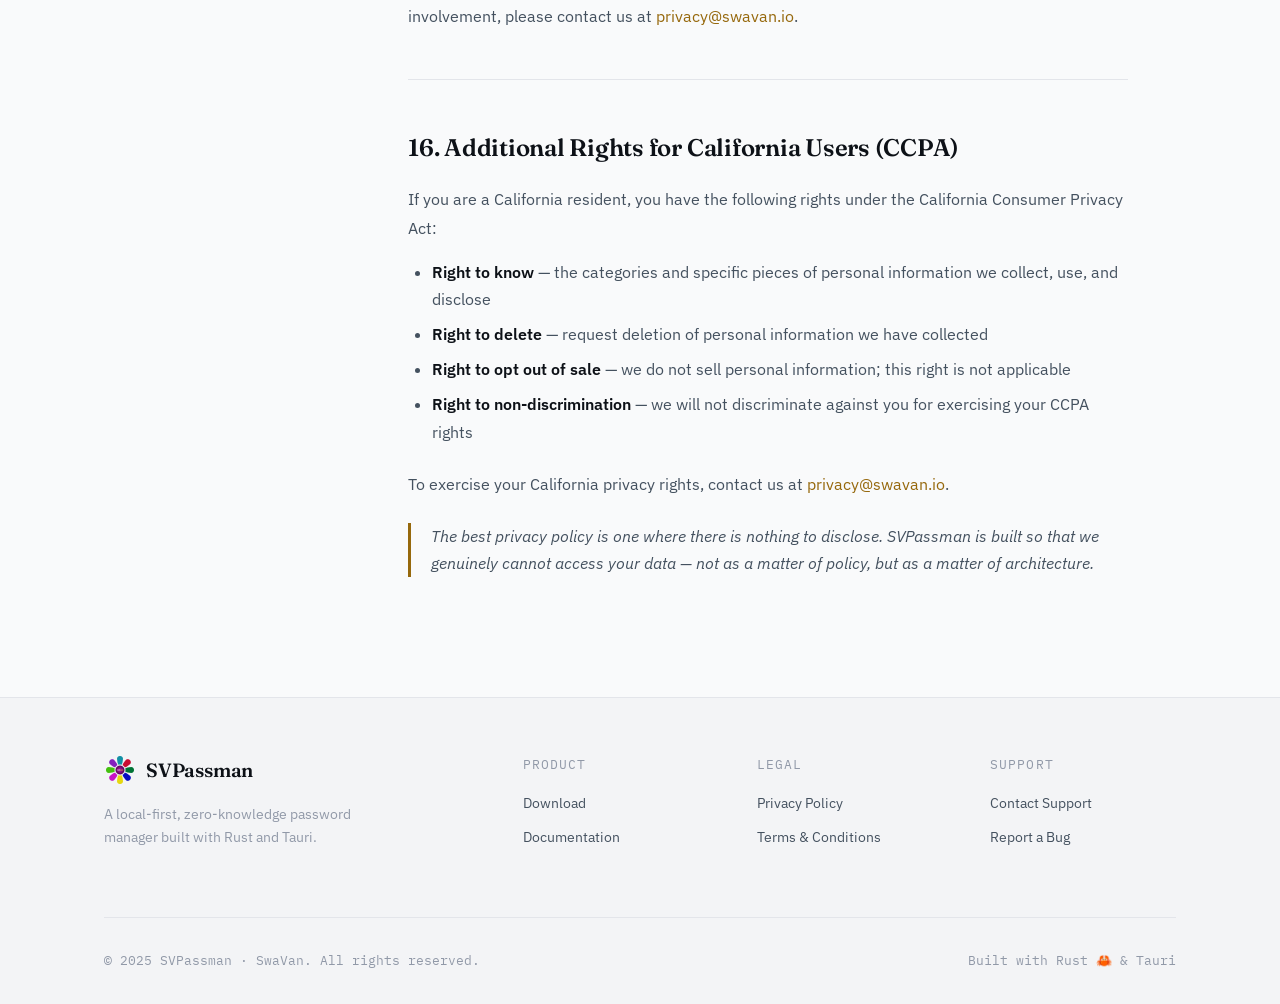
<file: privacy.html>
<!DOCTYPE html>
<html lang="en" data-theme="dark">
<head>
  <meta charset="UTF-8" />
  <meta name="viewport" content="width=device-width, initial-scale=1.0" />
  <title>Privacy Policy — SVPassman</title>
  <meta name="description" content="SVPassman Privacy Policy. Your vault data is stored locally and encrypted on your device. We collect nothing." />
  <link rel="stylesheet" href="css/style.css" />
  <link rel="icon" type="image/png" href="assets/favicon-32.png"/>
</head>
<body>

<!-- ══ HEADER ═══════════════════════════════════════════════════ -->
<header class="site-header" role="banner">
  <div class="container header-inner">
    <a href="index.html" class="logo" aria-label="SVPassman home">
      <div class="logo-mark" aria-hidden="true"><img src="assets/icon.png" alt="SVPassman icon"/></div>
      SVPassman
    </a>

    <nav class="main-nav" aria-label="Main navigation">
      <a href="index.html" class="nav-link">Home</a>
      <a href="docs.html" class="nav-link">Docs</a>
      <a href="privacy.html" class="nav-link active">Privacy</a>
      <a href="terms.html" class="nav-link">Terms</a>
    </nav>

    <div class="header-actions">
      <button class="theme-toggle" aria-label="Toggle theme" title="Toggle dark/light mode">
        <svg class="icon-sun" viewBox="0 0 24 24" fill="none" stroke="currentColor" stroke-width="2" stroke-linecap="round" stroke-linejoin="round"><circle cx="12" cy="12" r="4"/><path d="M12 2v2M12 20v2M4.93 4.93l1.41 1.41M17.66 17.66l1.41 1.41M2 12h2M20 12h2M6.34 17.66l-1.41 1.41M19.07 4.93l-1.41 1.41"/></svg>
        <svg class="icon-moon" viewBox="0 0 24 24" fill="none" stroke="currentColor" stroke-width="2" stroke-linecap="round" stroke-linejoin="round"><path d="M12 3a6 6 0 0 0 9 9 9 9 0 1 1-9-9z"/></svg>
      </button>
    </div>

    <button class="hamburger" aria-label="Toggle menu" aria-expanded="false" aria-controls="mobile-menu">
      <span></span><span></span><span></span>
    </button>
  </div>
</header>

<nav class="mobile-menu" id="mobile-menu" role="navigation" aria-label="Mobile navigation">
  <a href="index.html" class="nav-link">Home</a>
  <a href="docs.html" class="nav-link">Docs</a>
  <a href="privacy.html" class="nav-link active">Privacy</a>
  <a href="terms.html" class="nav-link">Terms</a>
  <div class="header-actions" style="margin-top:12px;">
    <button class="theme-toggle" aria-label="Toggle theme">
      <svg class="icon-sun" viewBox="0 0 24 24" fill="none" stroke="currentColor" stroke-width="2" stroke-linecap="round" stroke-linejoin="round"><circle cx="12" cy="12" r="4"/><path d="M12 2v2M12 20v2M4.93 4.93l1.41 1.41M17.66 17.66l1.41 1.41M2 12h2M20 12h2M6.34 17.66l-1.41 1.41M19.07 4.93l-1.41 1.41"/></svg>
      <svg class="icon-moon" viewBox="0 0 24 24" fill="none" stroke="currentColor" stroke-width="2" stroke-linecap="round" stroke-linejoin="round"><path d="M12 3a6 6 0 0 0 9 9 9 9 0 1 1-9-9z"/></svg>
    </button>
  </div>
</nav>

<!-- ══ PAGE HERO ════════════════════════════════════════════════ -->
<section class="page-hero" aria-label="Page header">
  <div class="container">
    <nav class="breadcrumb" aria-label="Breadcrumb">
      <a href="index.html">Home</a>
      <span class="breadcrumb-sep" aria-hidden="true">/</span>
      <span aria-current="page">Privacy Policy</span>
    </nav>
    <div class="section-label">Legal</div>
    <h1 class="display-lg" style="margin-bottom:16px">Privacy Policy</h1>
    <p class="body-lg" style="max-width:560px">SVPassman is designed with privacy as a top priority. Your passwords, keys, and secrets are stored locally on your device using encrypted storage — and that is where they stay.</p>
  </div>
</section>

<!-- ══ CONTENT ══════════════════════════════════════════════════ -->
<div class="container">
  <div class="legal-layout">

    <!-- TOC sidebar -->
    <aside class="toc" aria-label="Table of contents">
      <p class="toc-title">On this page</p>
      <nav class="toc-list">
        <a href="#introduction" class="toc-link">1. Introduction</a>
        <a href="#information-we-collect" class="toc-link">2. Information We Collect</a>
        <a href="#how-we-use" class="toc-link">3. How We Use Your Information</a>
        <a href="#storage-protection" class="toc-link">4. Storage &amp; Protection</a>
        <a href="#sharing" class="toc-link">5. Information Sharing</a>
        <a href="#your-rights" class="toc-link">6. Your Rights &amp; Control</a>
        <a href="#retention" class="toc-link">7. Data Retention</a>
        <a href="#children" class="toc-link">8. Children's Privacy</a>
        <a href="#international" class="toc-link">9. International Transfers</a>
        <a href="#third-parties" class="toc-link">10. Third-Party Services</a>
        <a href="#changes" class="toc-link">11. Policy Changes</a>
        <a href="#consent" class="toc-link">12. Your Consent</a>
        <a href="#compliance" class="toc-link">13. Compliance &amp; App Stores</a>
        <a href="#contact" class="toc-link">14. Contact Us</a>
        <a href="#gdpr" class="toc-link">15. EU / GDPR Rights</a>
        <a href="#ccpa" class="toc-link">16. California / CCPA Rights</a>
      </nav>
    </aside>

    <!-- Main content -->
    <main>
      <article class="prose">
        <span class="last-updated">Effective date: December 2025 &nbsp;·&nbsp; Last updated: March 7, 2026</span>

        <h2 id="introduction">1. Introduction</h2>
        <p>SVPassman is designed with privacy as a top priority. Your passwords, credit card details, SSH keys, TOTP secrets, and other vault entries are stored locally on your device using encrypted storage. We do <strong>not</strong> upload, sync, or transmit your sensitive information to our servers.</p>
        <p>This Privacy Policy explains how SVPassman ("the Application"), developed and maintained by SwaVan ("we," "us," or "our"), handles information when you use SVPassman on any supported platform — desktop (macOS, Windows, Linux) or mobile (iOS, Android). By using SVPassman, you agree to the practices described in this policy. If you do not agree, please do not use the Application.</p>

        <h2 id="information-we-collect">2. Information We Collect</h2>

        <h3>2.1 Information You Provide Directly</h3>
        <p>When you use SVPassman, you may provide and store the following information <strong>locally on your device</strong>:</p>
        <ul>
          <li><strong>Vault credentials:</strong> usernames, passwords, website URLs, and notes for saved login entries</li>
          <li><strong>Payment information:</strong> credit and debit card numbers, expiry dates, CVV codes, and cardholder names</li>
          <li><strong>SSH keys:</strong> private keys, public keys, passphrases, and associated hostnames</li>
          <li><strong>TOTP secrets:</strong> two-factor authentication seed keys and associated account labels</li>
          <li><strong>Secrets:</strong> arbitrary sensitive text such as API keys, environment variables, and recovery codes</li>
          <li><strong>Master key:</strong> the password used to derive the encryption key that protects your vault. This is never stored in plain text and never transmitted anywhere.</li>
          <li><strong>Profile information:</strong> a local username and optional avatar used to identify your vault profile on the device</li>
        </ul>
        <p>All of this information remains exclusively on your device and is encrypted at rest.</p>

        <h3>2.2 Biometric Authentication</h3>
        <p>On supported platforms, SVPassman can use biometric authentication to unlock your vault — Touch ID / Face ID on macOS and iOS, fingerprint or face recognition on Android, and Windows Hello on Windows. When you use biometric unlock:</p>
        <ul>
          <li>Biometric verification is handled entirely by the operating system's secure enclave (Secure Enclave on Apple devices, Android Keystore on Android, TPM on Windows)</li>
          <li>SVPassman never receives, processes, or stores raw biometric data of any kind</li>
          <li>The operating system returns only a boolean authentication result to the Application</li>
          <li>Your biometric data never leaves the device's secure hardware</li>
        </ul>
        <p>Biometric unlock can be disabled at any time from Settings.</p>

        <h3>2.3 Mobile Device Permissions</h3>
        <p>On iOS and Android, SVPassman may request the following device permissions:</p>
        <ul>
          <li><strong>Camera:</strong> used solely to scan QR codes when adding TOTP/2FA accounts. The camera is only activated when you initiate a QR scan. No images or video are stored or transmitted.</li>
          <li><strong>Biometrics / Face ID / Fingerprint:</strong> used to unlock the vault. See section 2.2 above.</li>
          <li><strong>Local storage / file access:</strong> used to read and write your encrypted vault database on the device filesystem.</li>
        </ul>
        <p>SVPassman does not request access to your contacts, location, microphone, photo library, or any other device resource not listed above.</p>

        <h3>2.4 Automatically Collected Technical Information</h3>
        <p>SVPassman may collect limited technical information to maintain and improve the Application:</p>
        <ul>
          <li>Device operating system and version (e.g., macOS 14, Windows 11, iOS 18, Android 15)</li>
          <li>Application version number</li>
          <li>Device type and architecture (e.g., iPhone, Android phone, desktop)</li>
          <li>Crash diagnostic information that does not contain personal data or vault contents</li>
        </ul>
        <p>Anonymous usage statistics are only collected when you explicitly opt in. No usage data is collected by default.</p>

        <h3>2.5 Breach Checking (Optional)</h3>
        <p>SVPassman optionally integrates with the HaveIBeenPwned k-Anonymity API to check whether a stored password has appeared in known data breaches. When this feature is used:</p>
        <ul>
          <li>Only the first 5 characters of the SHA-1 hash of the password are transmitted to the API</li>
          <li>The full password, or any portion sufficient to reconstruct it, is never transmitted</li>
          <li>This feature is opt-in and can be disabled at any time</li>
        </ul>

        <h3>2.6 Information We Do NOT Collect</h3>
        <p>SVPassman does not collect any of the following:</p>
        <ul>
          <li>Your vault contents — passwords, keys, card numbers, secrets, or notes</li>
          <li>Your master key or any derived cryptographic material</li>
          <li>Browsing history or web activity</li>
          <li>Location data</li>
          <li>Contact lists or address books</li>
          <li>Personal files outside the Application</li>
          <li>Advertising identifiers or tracking cookies</li>
          <li>Any data through third-party analytics SDKs</li>
        </ul>

        <h2 id="how-we-use">3. How We Use Your Information</h2>
        <p>The limited information SVPassman processes is used solely for the following purposes:</p>
        <ul>
          <li>Encrypting and decrypting your vault on your local device</li>
          <li>Providing biometric unlock functionality via the OS secure enclave</li>
          <li>Checking for application updates to keep you on a secure version</li>
          <li>Optionally checking passwords against breach databases (HaveIBeenPwned)</li>
          <li>Diagnosing crashes and improving application stability</li>
          <li>Responding to support enquiries you initiate</li>
        </ul>

        <h2 id="storage-protection">4. How We Store and Protect Your Information</h2>

        <h3>4.1 Local Storage Only</h3>
        <p>All vault data is stored exclusively on your device in an encrypted SQLite database. The location depends on your operating system:</p>
        <ul>
          <li><strong>macOS:</strong> <code>~/Library/Application Support/svpassman/</code></li>
          <li><strong>Windows:</strong> <code>%APPDATA%\svpassman\</code></li>
          <li><strong>Linux:</strong> <code>~/.local/share/svpassman/</code></li>
          <li><strong>iOS:</strong> Within the Application's sandboxed container in the iOS file system. The data is not accessible to other apps and is protected by iOS Data Protection.</li>
          <li><strong>Android:</strong> Within the Application's private internal storage directory, protected by Android's application sandbox.</li>
        </ul>
        <p>On mobile platforms, the vault database is additionally protected by the operating system's device encryption when the device is locked. We do not upload, synchronise, or transmit your vault data to any server operated by SwaVan. If you configure optional remote sync, your vault is encrypted before transmission and the encryption key never leaves your device.</p>

        <h3>4.2 Encryption and Security</h3>
        <ul>
          <li>Vault data is encrypted with <strong>AES-256-GCM</strong></li>
          <li>The encryption key is derived from your master password using <strong>Argon2id</strong>, a memory-hard key derivation function designed to resist brute-force attacks</li>
          <li>The master key is held in memory only for the duration of an active session and zeroed from memory when the vault is locked</li>
          <li>The Application is built in Rust, which eliminates entire classes of memory safety vulnerabilities at compile time</li>
          <li>A strict Content Security Policy (CSP) is enforced by the Tauri runtime to prevent data exfiltration</li>
        </ul>

        <h3>4.3 Update Checks</h3>
        <p>On desktop, when SVPassman checks for updates, the request includes your current application version and operating system architecture (e.g., <code>darwin-aarch64</code>). This information is used solely to determine whether a newer version is available. It is not logged, stored persistently, or associated with any personal identifier. Update checks can be disabled in Settings.</p>
        <p>On iOS and Android, updates are delivered through the Apple App Store and Google Play Store respectively. Update availability is determined by the respective store's standard mechanisms, not by SVPassman itself.</p>

        <h2 id="sharing">5. Information Sharing and Disclosure</h2>

        <h3>5.1 We Do Not Share Your Data</h3>
        <p>We do <strong>not</strong> sell, rent, trade, or share your personal information or vault contents with any third parties, including:</p>
        <ul>
          <li>Advertisers or marketing companies</li>
          <li>Analytics providers (beyond opt-in crash diagnostics)</li>
          <li>Data brokers</li>
          <li>Social media platforms</li>
          <li>Any other applications or services</li>
        </ul>

        <h3>5.2 Legal Requirements</h3>
        <p>Because your vault data is stored locally and encrypted, we do not have access to your passwords, keys, or secrets under any circumstances. In the event of a legal request, we can only disclose non-sensitive technical information such as application version data. We cannot disclose what we do not possess.</p>

        <h2 id="your-rights">6. Your Data Rights and Control</h2>

        <h3>6.1 Access Your Data</h3>
        <p>All vault data is directly accessible within the Application. You can view, copy, and edit any entry at any time.</p>

        <h3>6.2 Delete Your Data</h3>
        <p>You have full control over your data:</p>
        <ul>
          <li>Delete individual vault entries from within the Application</li>
          <li>Clear all vault data by deleting the Application's data directory</li>
          <li>Permanently remove all stored data by uninstalling SVPassman and deleting the data directory</li>
        </ul>

        <h3>6.3 Export Your Data</h3>
        <p>You can export your vault at any time via <strong>Settings → Transfer → Export</strong>. Export formats include CSV, JSON, and an encrypted backup. You are never locked in.</p>

        <h2 id="retention">7. Data Retention</h2>
        <p>Vault data remains on your device for as long as SVPassman is installed and you have not deleted individual entries or cleared app data. Uninstalling the Application and deleting the data directory permanently removes all locally stored information. We do not retain copies of your data on any external server.</p>

        <h2 id="children">8. Children's Privacy</h2>
        <p>SVPassman is not directed at children under the age of 13 (or the applicable minimum age in your jurisdiction). We do not knowingly collect personal information from children. If you believe a child has provided personal information through the Application, please contact us and we will take appropriate steps to delete that information.</p>

        <h2 id="international">9. International Data Transfers</h2>
        <p>Because all vault data is stored locally on your device, no international data transfers of your personal information occur through our systems. Any remote SSH connections or remote sync you configure are made directly from your device to the destination server — they are not routed through SwaVan's infrastructure.</p>

        <h2 id="third-parties">10. Third-Party Services</h2>
        <p>SVPassman may optionally interact with the following third-party services:</p>
        <ul>
          <li><strong>HaveIBeenPwned API</strong> — breach checking, opt-in only, using k-Anonymity (no full password transmitted)</li>
          <li><strong>Update server</strong> — checks for new Application versions using only the current version string and OS architecture</li>
        </ul>
        <p>The Application does not embed analytics SDKs, advertising SDKs, or any other third-party tracking libraries. We encourage you to review the privacy policies of any third-party services you interact with independently.</p>

        <h2 id="changes">11. Changes to This Privacy Policy</h2>
        <p>We may update this Privacy Policy from time to time to reflect changes in our practices or applicable regulations. When we do, we will update the "Last updated" date at the top of this page and publish a notice on the <a href="https://github.com/swavan/SVPassman/releases" target="_blank" rel="noopener">releases page</a>. We will provide advance notice of significant changes. Continued use of SVPassman after changes are posted constitutes acceptance of the updated policy. We will never make changes that retroactively permit us to collect your vault data.</p>

        <h2 id="consent">12. Your Consent</h2>
        <p>By downloading and using SVPassman, you consent to this Privacy Policy and the information practices described herein. If you do not agree with any part of this policy, please discontinue use of the Application.</p>

        <h2 id="compliance">13. Compliance &amp; App Store Policies</h2>
        <p>This Privacy Policy is designed to comply with applicable privacy regulations including the General Data Protection Regulation (GDPR), the California Consumer Privacy Act (CCPA), and other applicable data protection laws. Given the local-first architecture of SVPassman — where we do not collect or process your personal data on external servers — many obligations under these regulations are addressed by design.</p>
        <p>For the mobile applications:</p>
        <ul>
          <li><strong>Apple App Store:</strong> The iOS version of SVPassman complies with Apple's App Store Review Guidelines and App Privacy requirements. We accurately disclose all data practices in the App Store privacy nutrition label.</li>
          <li><strong>Google Play Store:</strong> The Android version of SVPassman complies with Google Play's Developer Program Policies, including the Data Safety requirements. We accurately disclose all data practices in the Data Safety section on the Play Store listing.</li>
          <li><strong>Device permissions:</strong> SVPassman only requests permissions that are strictly necessary for the features described in this policy. Permissions are requested at the point of use, not at app launch.</li>
        </ul>

        <h2 id="contact">14. Contact Us</h2>
        <p>If you have questions, concerns, or requests regarding this Privacy Policy or SVPassman's data practices, please contact us:</p>
        <ul>
          <li><strong>Privacy enquiries:</strong> <a href="mailto:privacy@swavan.io">privacy@swavan.io</a></li>
          <li><strong>General support:</strong> <a href="mailto:support@swavan.io">support@swavan.io</a></li>
          <li><strong>Issue tracker:</strong> <a href="https://github.com/swavan/SVPassman/issues" target="_blank" rel="noopener">github.com/swavan/SVPassman/issues</a></li>
        </ul>
        <p>We aim to respond to all enquiries within 30 days.</p>

        <h2 id="gdpr">15. Additional Rights for EU Users (GDPR)</h2>
        <p>If you are located in the European Union or European Economic Area, you have the following rights under the General Data Protection Regulation:</p>
        <ul>
          <li><strong>Right of access</strong> — request a copy of the personal data we hold about you</li>
          <li><strong>Right to rectification</strong> — request correction of inaccurate personal data</li>
          <li><strong>Right to erasure</strong> — request deletion of your personal data ("right to be forgotten")</li>
          <li><strong>Right to restriction of processing</strong> — request that we limit how we use your data</li>
          <li><strong>Right to data portability</strong> — receive your data in a structured, machine-readable format</li>
          <li><strong>Right to object</strong> — object to processing of your personal data</li>
          <li><strong>Right to withdraw consent</strong> — withdraw consent at any time where processing is based on consent</li>
        </ul>
        <p>Given that SVPassman does not transmit or store your vault data on external servers, most of these rights are exercised directly within the Application. To exercise any right that requires our involvement, please contact us at <a href="mailto:privacy@swavan.io">privacy@swavan.io</a>.</p>

        <h2 id="ccpa">16. Additional Rights for California Users (CCPA)</h2>
        <p>If you are a California resident, you have the following rights under the California Consumer Privacy Act:</p>
        <ul>
          <li><strong>Right to know</strong> — the categories and specific pieces of personal information we collect, use, and disclose</li>
          <li><strong>Right to delete</strong> — request deletion of personal information we have collected</li>
          <li><strong>Right to opt out of sale</strong> — we do not sell personal information; this right is not applicable</li>
          <li><strong>Right to non-discrimination</strong> — we will not discriminate against you for exercising your CCPA rights</li>
        </ul>
        <p>To exercise your California privacy rights, contact us at <a href="mailto:privacy@swavan.io">privacy@swavan.io</a>.</p>

        <blockquote>
          The best privacy policy is one where there is nothing to disclose. SVPassman is built so that we genuinely cannot access your data — not as a matter of policy, but as a matter of architecture.
        </blockquote>
      </article>
    </main>

  </div>
</div>

<!-- ══ FOOTER ═══════════════════════════════════════════════════ -->
<footer class="site-footer" role="contentinfo">
  <div class="container">
    <div class="footer-grid">
      <div class="footer-brand">
        <a href="index.html" class="logo" aria-label="SVPassman home">
          <div class="logo-mark" aria-hidden="true"><img src="assets/icon.png" alt="SVPassman icon"/></div>
          SVPassman
        </a>
        <p class="footer-tagline">A local-first, zero-knowledge password manager built with Rust and Tauri.</p>
      </div>
      <div>
        <p class="footer-col-title">Product</p>
        <nav class="footer-links">
          <a href="index.html#download" class="footer-link">Download</a>
          <a href="docs.html" class="footer-link">Documentation</a>
        </nav>
      </div>
      <div>
        <p class="footer-col-title">Legal</p>
        <nav class="footer-links">
          <a href="privacy.html" class="footer-link">Privacy Policy</a>
          <a href="terms.html" class="footer-link">Terms &amp; Conditions</a>
        </nav>
      </div>
      <div>
        <p class="footer-col-title">Support</p>
        <nav class="footer-links">
          <a href="mailto:support@swavan.io" class="footer-link">Contact Support</a>
          <a href="https://github.com/swavan/SVPassman/issues" class="footer-link" target="_blank" rel="noopener">Report a Bug</a>
        </nav>
      </div>
    </div>
    <div class="footer-bottom">
      <span>© 2025 SVPassman · SwaVan. All rights reserved.</span>
      <span>Built with Rust 🦀 &amp; Tauri</span>
    </div>
  </div>
</footer>

<script src="js/main.js"></script>
</body>
</html>
</file>
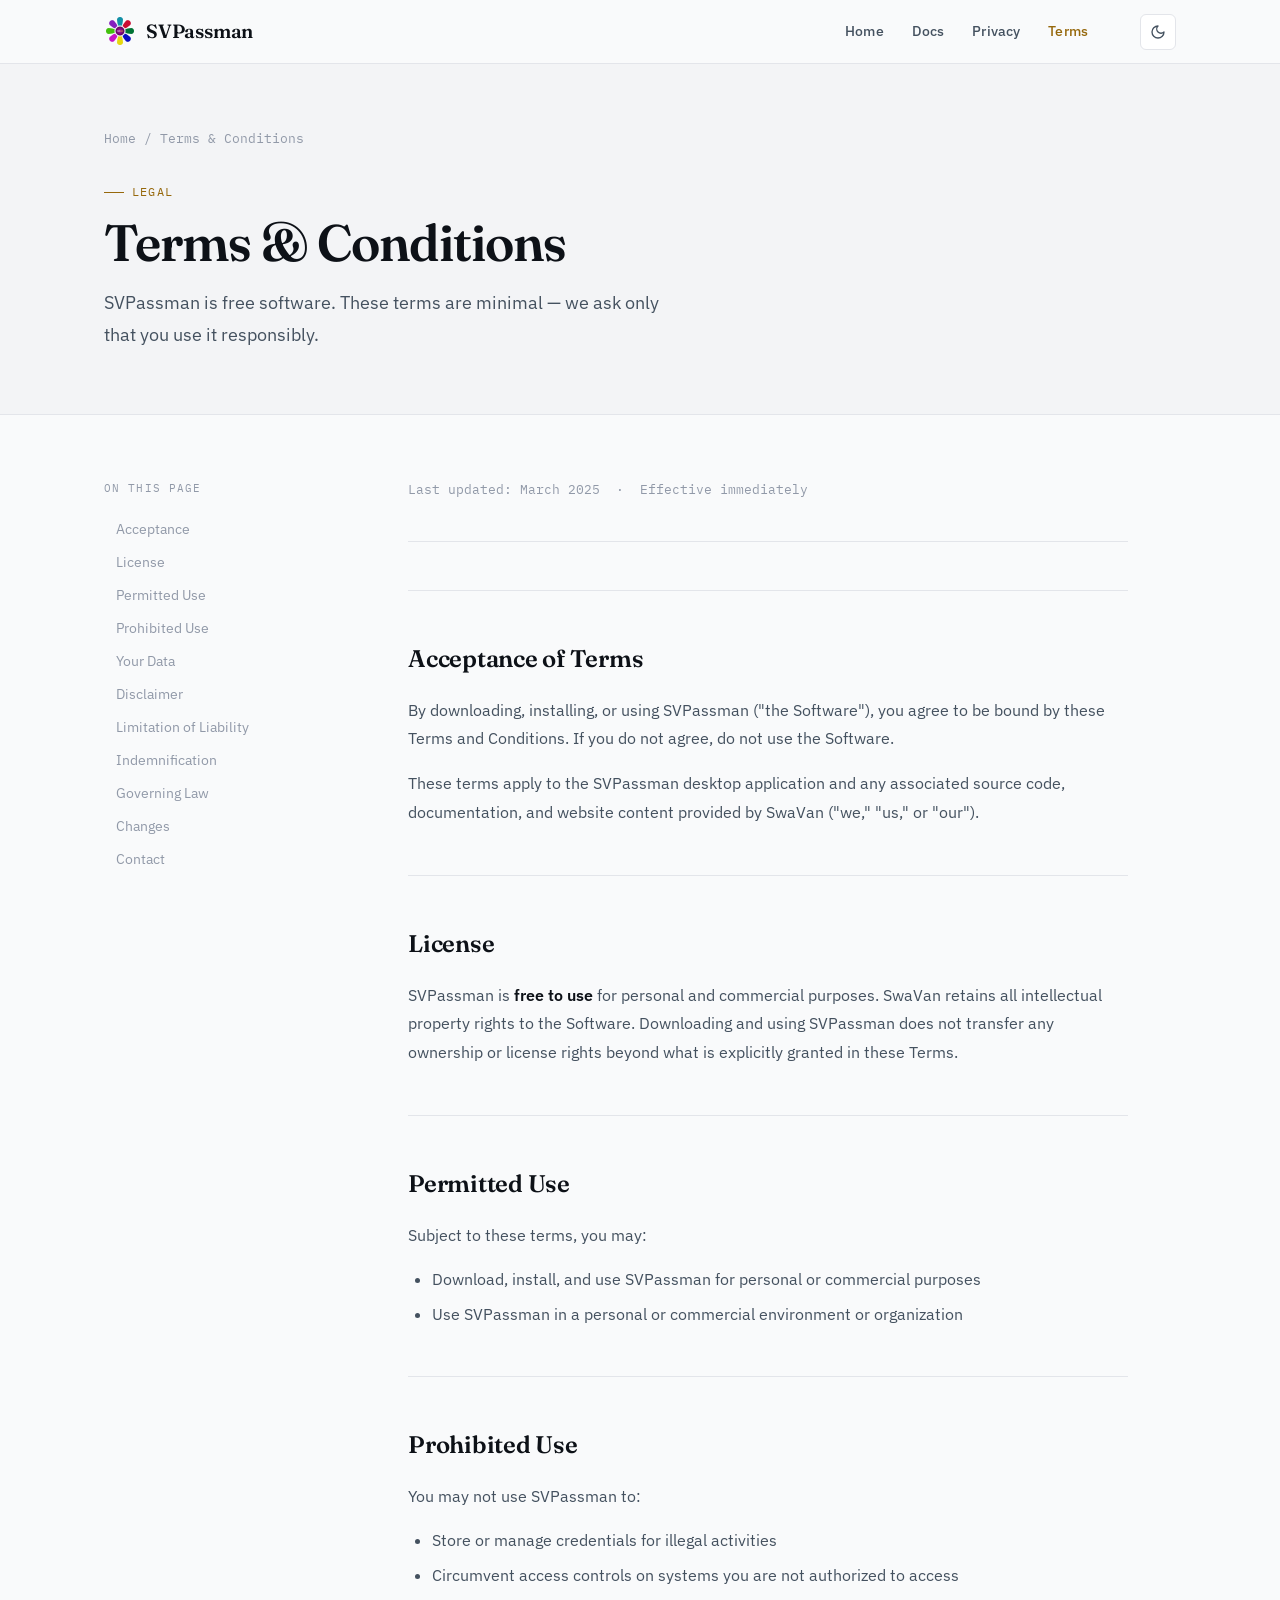
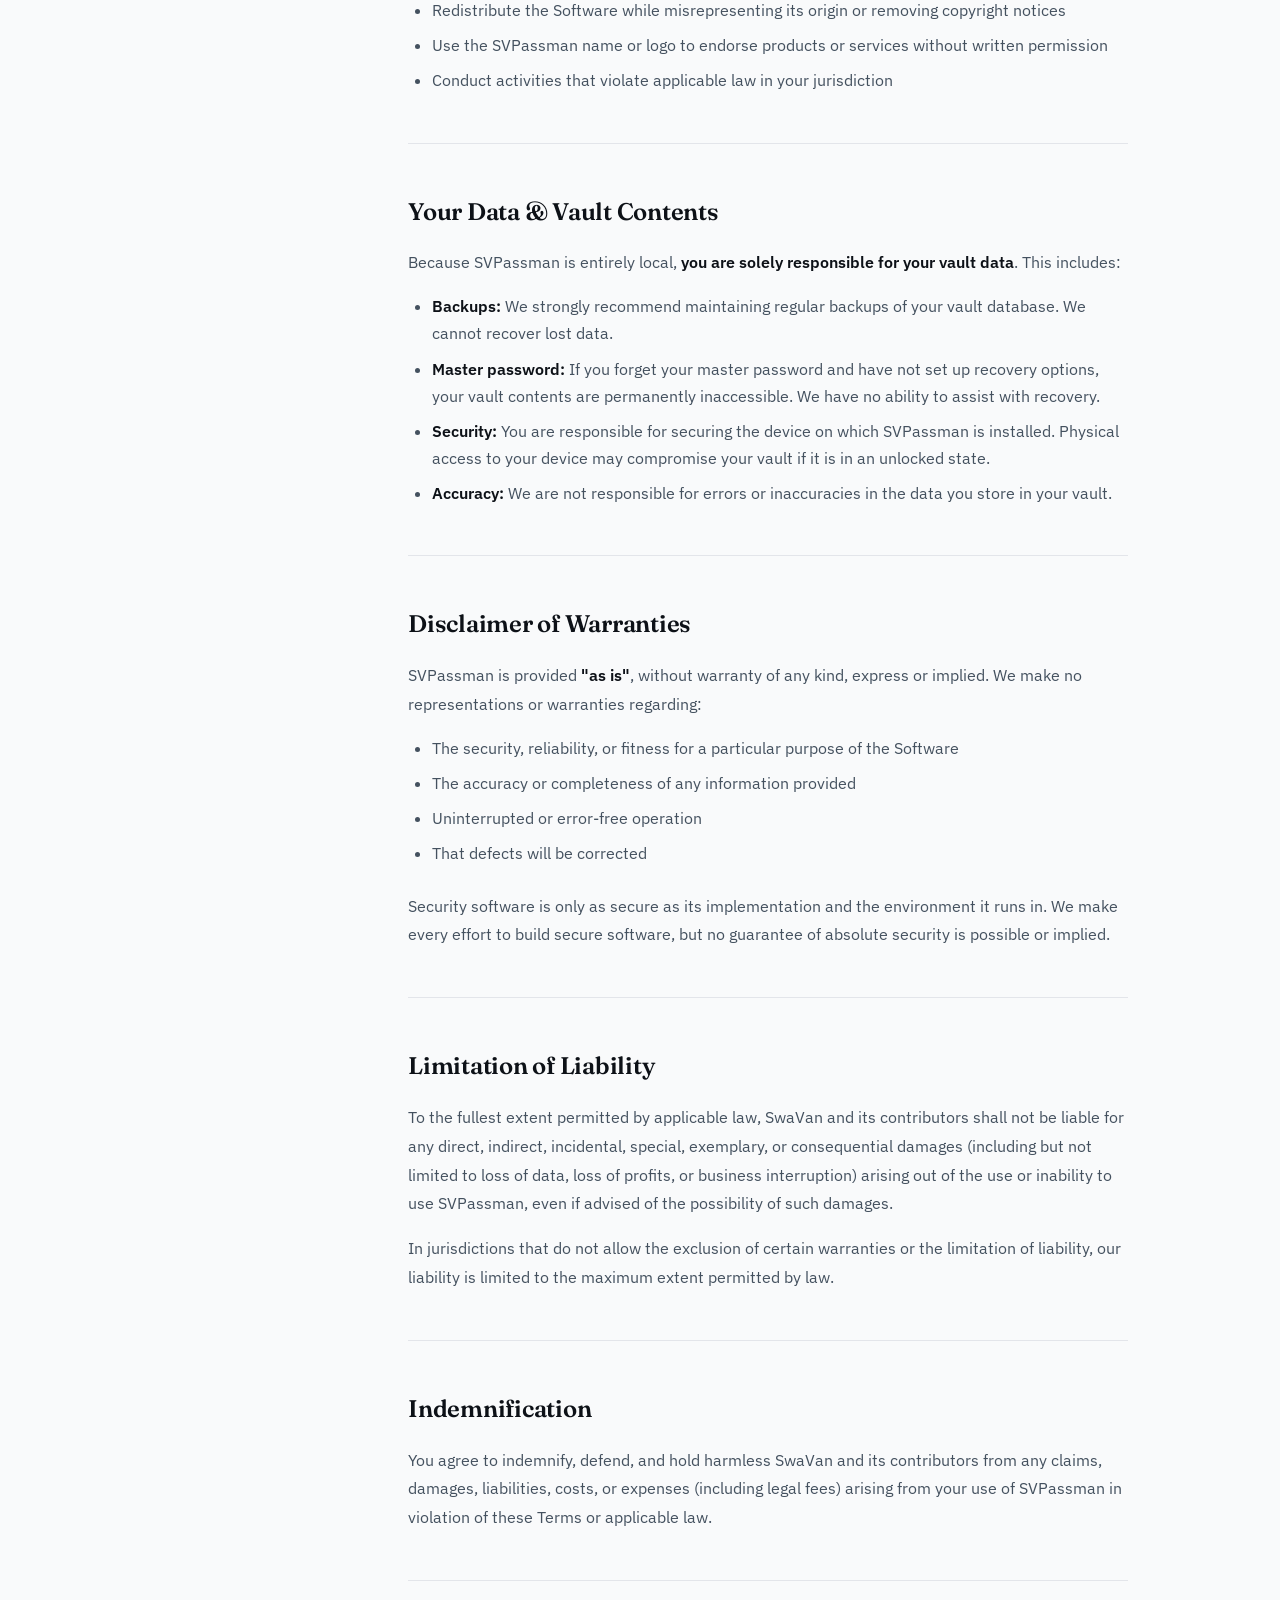
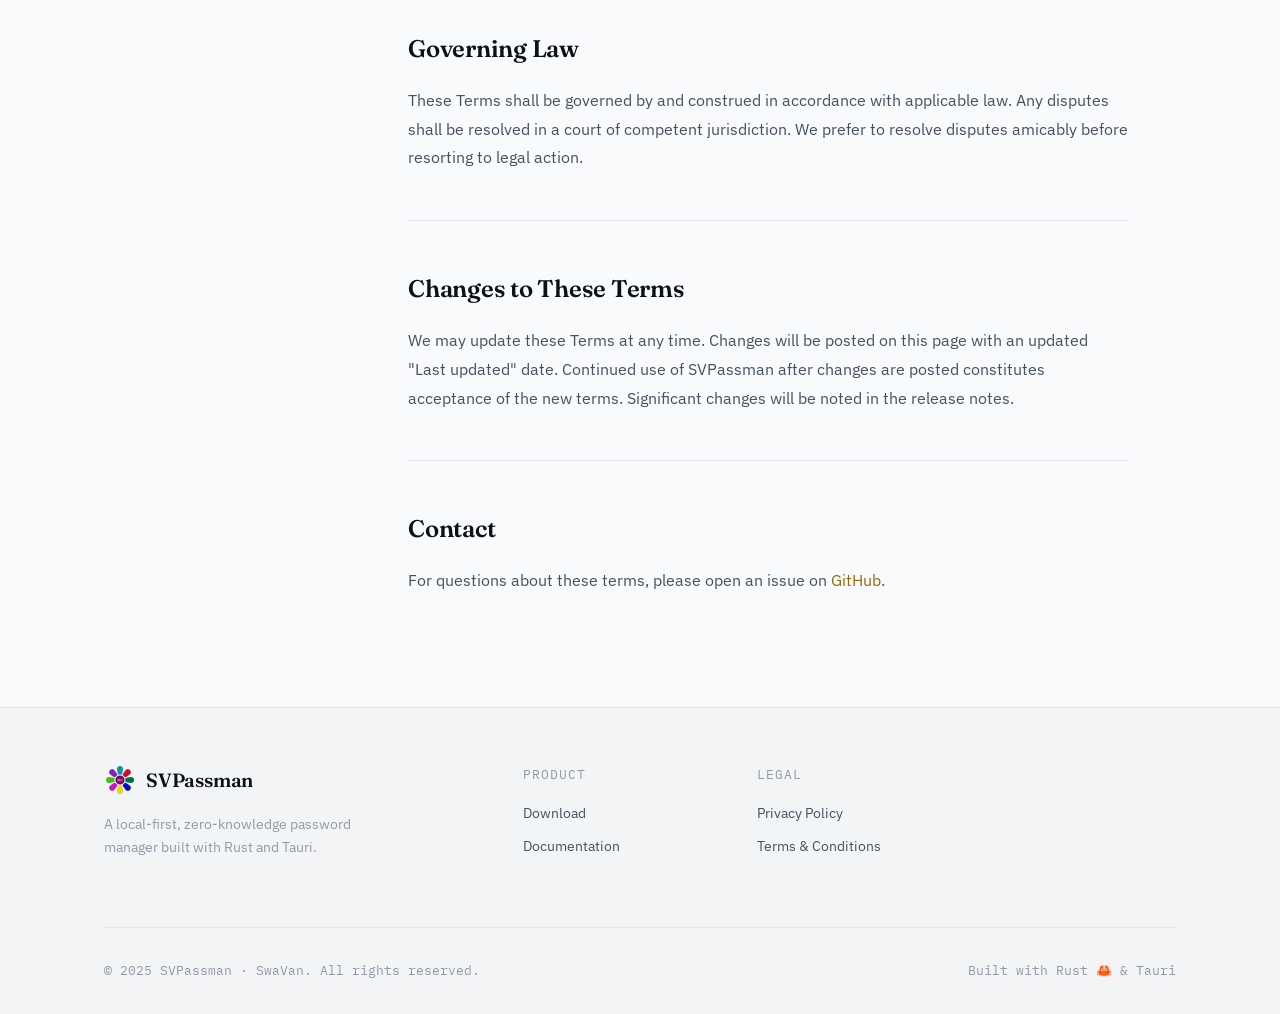
<file: terms.html>
<!DOCTYPE html>
<html lang="en" data-theme="dark">
<head>
  <meta charset="UTF-8" />
  <meta name="viewport" content="width=device-width, initial-scale=1.0" />
  <title>Terms &amp; Conditions — SVPassman</title>
  <meta name="description" content="SVPassman Terms and Conditions. Free to use desktop software for personal and commercial use." />
  <link rel="stylesheet" href="css/style.css" />
  <link rel="icon" type="image/svg+xml" href="data:image/svg+xml,<svg xmlns='http://www.w3.org/2000/svg' viewBox='0 0 32 32'><rect width='32' height='32' rx='8' fill='%23c8a041'/><path d='M16 6a6 6 0 0 0-6 6v2H8a2 2 0 0 0-2 2v8a2 2 0 0 0 2 2h16a2 2 0 0 0 2-2v-8a2 2 0 0 0-2-2h-2v-2a6 6 0 0 0-6-6zm0 2a4 4 0 0 1 4 4v2h-8v-2a4 4 0 0 1 4-4zm0 8a2 2 0 1 1 0 4 2 2 0 0 1 0-4z' fill='%23080b12'/></svg>" />
</head>
<body>

<!-- ══ HEADER ═══════════════════════════════════════════════════ -->
<header class="site-header" role="banner">
  <div class="container header-inner">
    <a href="index.html" class="logo" aria-label="SVPassman home">
      <div class="logo-mark" aria-hidden="true"><img src="assets/icon.png" alt="SVPassman icon"/></div>
      SVPassman
    </a>

    <nav class="main-nav" aria-label="Main navigation">
      <a href="index.html" class="nav-link">Home</a>
      <a href="docs.html" class="nav-link">Docs</a>
      <a href="privacy.html" class="nav-link">Privacy</a>
      <a href="terms.html" class="nav-link active">Terms</a>
    </nav>

    <div class="header-actions">
      <button class="theme-toggle" aria-label="Toggle theme" title="Toggle dark/light mode">
        <svg class="icon-sun" viewBox="0 0 24 24" fill="none" stroke="currentColor" stroke-width="2" stroke-linecap="round" stroke-linejoin="round"><circle cx="12" cy="12" r="4"/><path d="M12 2v2M12 20v2M4.93 4.93l1.41 1.41M17.66 17.66l1.41 1.41M2 12h2M20 12h2M6.34 17.66l-1.41 1.41M19.07 4.93l-1.41 1.41"/></svg>
        <svg class="icon-moon" viewBox="0 0 24 24" fill="none" stroke="currentColor" stroke-width="2" stroke-linecap="round" stroke-linejoin="round"><path d="M12 3a6 6 0 0 0 9 9 9 9 0 1 1-9-9z"/></svg>
      </button>
    </div>

    <button class="hamburger" aria-label="Toggle menu" aria-expanded="false" aria-controls="mobile-menu">
      <span></span><span></span><span></span>
    </button>
  </div>
</header>

<nav class="mobile-menu" id="mobile-menu" role="navigation" aria-label="Mobile navigation">
  <a href="index.html" class="nav-link">Home</a>
  <a href="docs.html" class="nav-link">Docs</a>
  <a href="privacy.html" class="nav-link">Privacy</a>
  <a href="terms.html" class="nav-link active">Terms</a>
  <div class="header-actions" style="margin-top:12px;">
    <button class="theme-toggle" aria-label="Toggle theme">
      <svg class="icon-sun" viewBox="0 0 24 24" fill="none" stroke="currentColor" stroke-width="2" stroke-linecap="round" stroke-linejoin="round"><circle cx="12" cy="12" r="4"/><path d="M12 2v2M12 20v2M4.93 4.93l1.41 1.41M17.66 17.66l1.41 1.41M2 12h2M20 12h2M6.34 17.66l-1.41 1.41M19.07 4.93l-1.41 1.41"/></svg>
      <svg class="icon-moon" viewBox="0 0 24 24" fill="none" stroke="currentColor" stroke-width="2" stroke-linecap="round" stroke-linejoin="round"><path d="M12 3a6 6 0 0 0 9 9 9 9 0 1 1-9-9z"/></svg>
    </button>
  </div>
</nav>

<!-- ══ PAGE HERO ════════════════════════════════════════════════ -->
<section class="page-hero" aria-label="Page header">
  <div class="container">
    <nav class="breadcrumb" aria-label="Breadcrumb">
      <a href="index.html">Home</a>
      <span class="breadcrumb-sep" aria-hidden="true">/</span>
      <span aria-current="page">Terms &amp; Conditions</span>
    </nav>
    <div class="section-label">Legal</div>
    <h1 class="display-lg" style="margin-bottom:16px">Terms &amp; Conditions</h1>
    <p class="body-lg" style="max-width:560px">SVPassman is free software. These terms are minimal — we ask only that you use it responsibly.</p>
  </div>
</section>

<!-- ══ CONTENT ══════════════════════════════════════════════════ -->
<div class="container">
  <div class="legal-layout">

    <aside class="toc" aria-label="Table of contents">
      <p class="toc-title">On this page</p>
      <nav class="toc-list">
        <a href="#acceptance" class="toc-link">Acceptance</a>
        <a href="#license" class="toc-link">License</a>
        <a href="#permitted-use" class="toc-link">Permitted Use</a>
        <a href="#prohibited-use" class="toc-link">Prohibited Use</a>
        <a href="#your-data" class="toc-link">Your Data</a>
        <a href="#disclaimer" class="toc-link">Disclaimer</a>
        <a href="#liability" class="toc-link">Limitation of Liability</a>
        <a href="#indemnification" class="toc-link">Indemnification</a>
        <a href="#governing-law" class="toc-link">Governing Law</a>
        <a href="#changes" class="toc-link">Changes</a>
        <a href="#contact" class="toc-link">Contact</a>
      </nav>
    </aside>

    <main>
      <article class="prose">
        <span class="last-updated">Last updated: March 2025 &nbsp;·&nbsp; Effective immediately</span>

        <h2 id="acceptance">Acceptance of Terms</h2>
        <p>By downloading, installing, or using SVPassman ("the Software"), you agree to be bound by these Terms and Conditions. If you do not agree, do not use the Software.</p>
        <p>These terms apply to the SVPassman desktop application and any associated source code, documentation, and website content provided by SwaVan ("we," "us," or "our").</p>

        <h2 id="license">License</h2>
        <p>SVPassman is <strong>free to use</strong> for personal and commercial purposes. SwaVan retains all intellectual property rights to the Software. Downloading and using SVPassman does not transfer any ownership or license rights beyond what is explicitly granted in these Terms.</p>

        <h2 id="permitted-use">Permitted Use</h2>
        <p>Subject to these terms, you may:</p>
        <ul>
          <li>Download, install, and use SVPassman for personal or commercial purposes</li>
          <li>Use SVPassman in a personal or commercial environment or organization</li>
        </ul>

        <h2 id="prohibited-use">Prohibited Use</h2>
        <p>You may not use SVPassman to:</p>
        <ul>
          <li>Store or manage credentials for illegal activities</li>
          <li>Circumvent access controls on systems you are not authorized to access</li>
          <li>Redistribute the Software while misrepresenting its origin or removing copyright notices</li>
          <li>Use the SVPassman name or logo to endorse products or services without written permission</li>
          <li>Conduct activities that violate applicable law in your jurisdiction</li>
        </ul>

        <h2 id="your-data">Your Data &amp; Vault Contents</h2>
        <p>Because SVPassman is entirely local, <strong>you are solely responsible for your vault data</strong>. This includes:</p>
        <ul>
          <li><strong>Backups:</strong> We strongly recommend maintaining regular backups of your vault database. We cannot recover lost data.</li>
          <li><strong>Master password:</strong> If you forget your master password and have not set up recovery options, your vault contents are permanently inaccessible. We have no ability to assist with recovery.</li>
          <li><strong>Security:</strong> You are responsible for securing the device on which SVPassman is installed. Physical access to your device may compromise your vault if it is in an unlocked state.</li>
          <li><strong>Accuracy:</strong> We are not responsible for errors or inaccuracies in the data you store in your vault.</li>
        </ul>

        <h2 id="disclaimer">Disclaimer of Warranties</h2>
        <p>SVPassman is provided <strong>"as is"</strong>, without warranty of any kind, express or implied. We make no representations or warranties regarding:</p>
        <ul>
          <li>The security, reliability, or fitness for a particular purpose of the Software</li>
          <li>The accuracy or completeness of any information provided</li>
          <li>Uninterrupted or error-free operation</li>
          <li>That defects will be corrected</li>
        </ul>
        <p>Security software is only as secure as its implementation and the environment it runs in. We make every effort to build secure software, but no guarantee of absolute security is possible or implied.</p>

        <h2 id="liability">Limitation of Liability</h2>
        <p>To the fullest extent permitted by applicable law, SwaVan and its contributors shall not be liable for any direct, indirect, incidental, special, exemplary, or consequential damages (including but not limited to loss of data, loss of profits, or business interruption) arising out of the use or inability to use SVPassman, even if advised of the possibility of such damages.</p>
        <p>In jurisdictions that do not allow the exclusion of certain warranties or the limitation of liability, our liability is limited to the maximum extent permitted by law.</p>

        <h2 id="indemnification">Indemnification</h2>
        <p>You agree to indemnify, defend, and hold harmless SwaVan and its contributors from any claims, damages, liabilities, costs, or expenses (including legal fees) arising from your use of SVPassman in violation of these Terms or applicable law.</p>

        <h2 id="governing-law">Governing Law</h2>
        <p>These Terms shall be governed by and construed in accordance with applicable law. Any disputes shall be resolved in a court of competent jurisdiction. We prefer to resolve disputes amicably before resorting to legal action.</p>

        <h2 id="changes">Changes to These Terms</h2>
        <p>We may update these Terms at any time. Changes will be posted on this page with an updated "Last updated" date. Continued use of SVPassman after changes are posted constitutes acceptance of the new terms. Significant changes will be noted in the release notes.</p>

        <h2 id="contact">Contact</h2>
        <p>For questions about these terms, please open an issue on <a href="https://github.com/swavan/SVPassman/issues" target="_blank" rel="noopener">GitHub</a>.</p>
      </article>
    </main>

  </div>
</div>

<!-- ══ FOOTER ═══════════════════════════════════════════════════ -->
<footer class="site-footer" role="contentinfo">
  <div class="container">
    <div class="footer-grid">
      <div class="footer-brand">
        <a href="index.html" class="logo" aria-label="SVPassman home">
          <div class="logo-mark" aria-hidden="true"><img src="assets/icon.png" alt="SVPassman icon"/></div>
          SVPassman
        </a>
        <p class="footer-tagline">A local-first, zero-knowledge password manager built with Rust and Tauri.</p>
      </div>
      <div>
        <p class="footer-col-title">Product</p>
        <nav class="footer-links">
          <a href="index.html#download" class="footer-link">Download</a>
          <a href="docs.html" class="footer-link">Documentation</a>
        </nav>
      </div>
      <div>
        <p class="footer-col-title">Legal</p>
        <nav class="footer-links">
          <a href="privacy.html" class="footer-link">Privacy Policy</a>
          <a href="terms.html" class="footer-link">Terms &amp; Conditions</a>
        </nav>
      </div>
      </div>
    <div class="footer-bottom">
      <span>© 2025 SVPassman · SwaVan. All rights reserved.</span>
      <span>Built with Rust 🦀 &amp; Tauri</span>
    </div>
  </div>
</footer>

<script src="js/main.js"></script>
</body>
</html>
</file>
<file: css/style.css>
/* ============================================================
   SVPassman — Main Stylesheet
   Aesthetic: Vault Precision (dark-first, editorial, gold accents)
   ============================================================ */

@import url('https://fonts.googleapis.com/css2?family=Fraunces:ital,opsz,wght@0,9..144,300;0,9..144,400;0,9..144,600;0,9..144,700;1,9..144,300;1,9..144,400&family=IBM+Plex+Sans:wght@300;400;500;600&family=IBM+Plex+Mono:wght@400;500&display=swap');

/* ── CSS Variables ─────────────────────────────────────────── */
:root {
  /* Dark theme (default) */
  --bg:          #080b12;
  --bg-alt:      #0c1020;
  --surface:     #0f1422;
  --surface-2:   #141928;
  --surface-3:   #1a2035;
  --border:      #1e2a40;
  --border-2:    #243050;

  --gold:        #c8a041;
  --gold-dim:    #9e7a28;
  --gold-glow:   rgba(200,160,65,0.15);
  --blue:        #4a78ff;
  --blue-dim:    #2a52d0;
  --blue-glow:   rgba(74,120,255,0.12);

  --text-1:      #dde2ee;
  --text-2:      #8a95aa;
  --text-3:      #4e5870;
  --text-inv:    #0d1017;

  --green:       #34c97a;
  --red:         #e05252;
  --amber:       #e09b2a;

  --radius-sm:   6px;
  --radius:      10px;
  --radius-lg:   18px;
  --radius-xl:   28px;

  --font-display: 'Fraunces', Georgia, serif;
  --font-body:    'IBM Plex Sans', system-ui, sans-serif;
  --font-mono:    'IBM Plex Mono', 'Courier New', monospace;

  --shadow-sm:   0 1px 3px rgba(0,0,0,0.4);
  --shadow:      0 4px 20px rgba(0,0,0,0.5);
  --shadow-lg:   0 12px 48px rgba(0,0,0,0.6);
  --shadow-gold: 0 0 40px rgba(200,160,65,0.18);

  --transition:  0.2s ease;
  --header-h:    64px;
}

[data-theme="light"] {
  --bg:          #f9fafb;
  --bg-alt:      #f3f4f6;
  --surface:     #ffffff;
  --surface-2:   #f3f4f6;
  --surface-3:   #e9eaed;
  --border:      #e3e5ea;
  --border-2:    #d0d3da;

  --gold:        #96680c;
  --gold-dim:    #7a5408;
  --gold-glow:   rgba(150,104,12,0.09);
  --blue:        #2a52d0;
  --blue-dim:    #1a3aaa;
  --blue-glow:   rgba(42,82,208,0.07);

  --text-1:      #0d1117;
  --text-2:      #44515f;
  --text-3:      #9199a8;
  --text-inv:    #f5f7fa;

  --shadow-sm:   0 1px 3px rgba(0,0,0,0.07), 0 1px 2px rgba(0,0,0,0.04);
  --shadow:      0 4px 16px rgba(0,0,0,0.08), 0 1px 4px rgba(0,0,0,0.04);
  --shadow-lg:   0 12px 40px rgba(0,0,0,0.10), 0 2px 8px rgba(0,0,0,0.05);
  --shadow-gold: 0 0 32px rgba(150,104,12,0.10);
}

/* ── Reset & Base ──────────────────────────────────────────── */
*, *::before, *::after { box-sizing: border-box; margin: 0; padding: 0; }

html {
  scroll-behavior: smooth;
  -webkit-font-smoothing: antialiased;
  -moz-osx-font-smoothing: grayscale;
}

body {
  font-family: var(--font-body);
  font-size: 16px;
  line-height: 1.7;
  color: var(--text-1);
  background: var(--bg);
  min-height: 100vh;
  transition: background 0.3s ease, color 0.3s ease;
  overflow-x: hidden;
}

img { max-width: 100%; height: auto; display: block; }
a { color: var(--gold); text-decoration: none; transition: color var(--transition); }
a:hover { color: var(--gold-dim); }
button { cursor: pointer; font-family: var(--font-body); }
ul, ol { list-style: none; }

::selection {
  background: var(--gold);
  color: var(--text-inv);
}

/* ── Scrollbar ─────────────────────────────────────────────── */
::-webkit-scrollbar { width: 6px; }
::-webkit-scrollbar-track { background: var(--bg); }
::-webkit-scrollbar-thumb { background: var(--border-2); border-radius: 3px; }
::-webkit-scrollbar-thumb:hover { background: var(--gold-dim); }

/* ── Typography ────────────────────────────────────────────── */
.display-xl {
  font-family: var(--font-display);
  font-size: clamp(3rem, 7vw, 6rem);
  font-weight: 600;
  line-height: 1.05;
  letter-spacing: -0.02em;
}

.display-lg {
  font-family: var(--font-display);
  font-size: clamp(2rem, 4vw, 3.5rem);
  font-weight: 600;
  line-height: 1.1;
  letter-spacing: -0.02em;
}

.display-md {
  font-family: var(--font-display);
  font-size: clamp(1.5rem, 3vw, 2.25rem);
  font-weight: 400;
  line-height: 1.2;
}

.body-lg { font-size: 1.125rem; line-height: 1.75; color: var(--text-2); }
.body-sm { font-size: 0.875rem; line-height: 1.6; }
.mono { font-family: var(--font-mono); }
.gold { color: var(--gold); }
.muted { color: var(--text-2); }

/* ── Layout ────────────────────────────────────────────────── */
.container {
  width: 100%;
  max-width: 1120px;
  margin: 0 auto;
  padding: 0 24px;
}

.section { padding: 96px 0; }
.section-sm { padding: 64px 0; }

/* ── Header ────────────────────────────────────────────────── */
.site-header {
  position: fixed;
  top: 0; left: 0; right: 0;
  height: var(--header-h);
  z-index: 100;
  background: var(--bg);
  border-bottom: 1px solid var(--border);
  transition: background 0.3s, box-shadow 0.3s;
}

.site-header.scrolled {
  background: var(--bg);
  box-shadow: 0 1px 24px rgba(0,0,0,0.4);
}

[data-theme="light"] .site-header.scrolled {
  box-shadow: 0 1px 16px rgba(0,0,0,0.1);
}

.header-inner {
  display: flex;
  align-items: center;
  height: 100%;
  gap: 32px;
}

/* Logo */
.logo {
  display: flex;
  align-items: center;
  gap: 10px;
  flex-shrink: 0;
  color: var(--text-1);
  font-family: var(--font-display);
  font-size: 1.2rem;
  font-weight: 600;
  letter-spacing: -0.01em;
  transition: opacity var(--transition);
}
.logo:hover { color: var(--text-1); opacity: 0.8; }

.logo-mark {
  width: 32px; height: 32px;
  border-radius: 8px;
  display: flex;
  align-items: center;
  justify-content: center;
  flex-shrink: 0;
  overflow: hidden;
}

.logo-mark img { width: 32px; height: 32px; display: block; object-fit: contain; }

/* Nav */
.main-nav {
  display: flex;
  align-items: center;
  gap: 4px;
  margin-left: auto;
}

.nav-link {
  font-size: 0.875rem;
  font-weight: 500;
  color: var(--text-2);
  padding: 6px 12px;
  border-radius: var(--radius-sm);
  transition: color var(--transition), background var(--transition);
  letter-spacing: 0.01em;
}
.nav-link:hover { color: var(--text-1); background: var(--surface-3); }
.nav-link.active { color: var(--gold); }

/* Header actions */
.header-actions {
  display: flex;
  align-items: center;
  gap: 12px;
  margin-left: 8px;
}

/* Theme toggle */
.theme-toggle {
  width: 36px; height: 36px;
  border: 1px solid var(--border);
  background: var(--surface);
  border-radius: var(--radius-sm);
  display: flex;
  align-items: center;
  justify-content: center;
  color: var(--text-2);
  transition: color var(--transition), background var(--transition), border-color var(--transition);
}
.theme-toggle:hover {
  color: var(--text-1);
  background: var(--surface-2);
  border-color: var(--border-2);
}
.theme-toggle .icon-sun,
.theme-toggle .icon-moon { width: 16px; height: 16px; }

[data-theme="light"] .icon-sun { display: none; }
[data-theme="dark"]  .icon-moon { display: none; }
[data-theme="light"] .icon-moon { display: block; }
[data-theme="dark"]  .icon-sun { display: block; }
/* default (before JS) */
.icon-sun { display: none; }
.icon-moon { display: block; }

/* CTA button in header */
.btn-ghost {
  font-size: 0.875rem;
  font-weight: 500;
  color: var(--text-2);
  padding: 7px 16px;
  border: 1px solid var(--border);
  background: transparent;
  border-radius: var(--radius-sm);
  transition: all var(--transition);
  letter-spacing: 0.01em;
}
.btn-ghost:hover {
  color: var(--text-1);
  border-color: var(--border-2);
  background: var(--surface);
}

/* Hamburger */
.hamburger {
  display: none;
  flex-direction: column;
  gap: 5px;
  width: 36px; height: 36px;
  align-items: center;
  justify-content: center;
  background: none;
  border: 1px solid var(--border);
  border-radius: var(--radius-sm);
  margin-left: auto;
}
.hamburger span {
  display: block;
  width: 18px; height: 1.5px;
  background: var(--text-2);
  border-radius: 2px;
  transition: all 0.25s ease;
  transform-origin: center;
}
.hamburger.open span:nth-child(1) { transform: rotate(45deg) translate(4.5px, 4.5px); }
.hamburger.open span:nth-child(2) { opacity: 0; transform: scaleX(0); }
.hamburger.open span:nth-child(3) { transform: rotate(-45deg) translate(4.5px, -4.5px); }

/* Mobile menu */
.mobile-menu {
  display: none;
  position: fixed;
  top: var(--header-h);
  left: 0; right: 0;
  background: var(--bg);
  border-bottom: 1px solid var(--border);
  padding: 16px 24px 24px;
  z-index: 99;
  flex-direction: column;
  gap: 4px;
}
.mobile-menu.open { display: flex; }
.mobile-menu .nav-link { padding: 10px 12px; font-size: 1rem; display: block; }
.mobile-menu .header-actions { margin-top: 12px; }

/* ── Buttons ───────────────────────────────────────────────── */
.btn {
  display: inline-flex;
  align-items: center;
  gap: 8px;
  font-size: 0.9rem;
  font-weight: 600;
  padding: 12px 24px;
  border-radius: var(--radius);
  border: none;
  letter-spacing: 0.02em;
  transition: all 0.2s ease;
  cursor: pointer;
  text-decoration: none;
  white-space: nowrap;
}

.btn-primary {
  background: var(--gold);
  color: #080b12;
}
.btn-primary:hover {
  background: var(--gold-dim);
  color: #080b12;
  transform: translateY(-1px);
  box-shadow: 0 6px 20px rgba(200,160,65,0.3);
}

.btn-secondary {
  background: var(--surface-2);
  color: var(--text-1);
  border: 1px solid var(--border);
}
.btn-secondary:hover {
  background: var(--surface-3);
  border-color: var(--border-2);
  color: var(--text-1);
  transform: translateY(-1px);
}

.btn-outline {
  background: transparent;
  color: var(--text-1);
  border: 1px solid var(--border-2);
}
.btn-outline:hover {
  background: var(--surface-2);
  color: var(--text-1);
  transform: translateY(-1px);
}

.btn-sm { font-size: 0.8125rem; padding: 8px 16px; }
.btn-lg { font-size: 1rem; padding: 15px 32px; border-radius: var(--radius-lg); }

/* ── Hero ──────────────────────────────────────────────────── */
.hero {
  position: relative;
  min-height: 100svh;
  display: flex;
  flex-direction: column;
  align-items: center;
  justify-content: center;
  padding: calc(var(--header-h) + 48px) 24px 80px;
  text-align: center;
  overflow: hidden;
}

/* Animated grid background */
.hero-grid {
  position: absolute;
  inset: 0;
  pointer-events: none;
  background-image:
    linear-gradient(var(--border) 1px, transparent 1px),
    linear-gradient(90deg, var(--border) 1px, transparent 1px);
  background-size: 48px 48px;
  mask-image: radial-gradient(ellipse 80% 70% at 50% 40%, black 30%, transparent 80%);
  opacity: 0.4;
}

[data-theme="light"] .hero-grid { opacity: 0.25; }

/* Radial glow */
.hero-glow {
  position: absolute;
  top: 20%; left: 50%;
  transform: translateX(-50%);
  width: 600px; height: 400px;
  background: radial-gradient(ellipse, var(--gold-glow) 0%, transparent 70%);
  pointer-events: none;
}

.hero-badge {
  display: inline-flex;
  align-items: center;
  gap: 8px;
  padding: 6px 14px;
  border: 1px solid var(--border-2);
  border-radius: 100px;
  font-size: 0.8125rem;
  font-family: var(--font-mono);
  color: var(--text-2);
  background: var(--surface);
  margin-bottom: 32px;
  opacity: 0;
  animation: fadeUp 0.6s ease 0.1s forwards;
}

.hero-badge-dot {
  width: 6px; height: 6px;
  border-radius: 50%;
  background: var(--green);
  box-shadow: 0 0 6px var(--green);
  animation: pulse-dot 2s ease infinite;
}

@keyframes pulse-dot {
  0%, 100% { opacity: 1; }
  50% { opacity: 0.4; }
}

.hero h1 {
  max-width: 880px;
  opacity: 0;
  animation: fadeUp 0.7s ease 0.2s forwards;
}

.hero h1 em {
  font-style: italic;
  color: var(--gold);
}

.hero-sub {
  max-width: 560px;
  font-size: 1.125rem;
  color: var(--text-2);
  line-height: 1.75;
  margin-top: 24px;
  opacity: 0;
  animation: fadeUp 0.7s ease 0.35s forwards;
}

.hero-actions {
  display: flex;
  align-items: center;
  gap: 16px;
  margin-top: 40px;
  flex-wrap: wrap;
  justify-content: center;
  opacity: 0;
  animation: fadeUp 0.7s ease 0.5s forwards;
}

.hero-stats {
  display: flex;
  align-items: center;
  gap: 40px;
  margin-top: 64px;
  padding-top: 64px;
  border-top: 1px solid var(--border);
  opacity: 0;
  animation: fadeUp 0.7s ease 0.65s forwards;
  flex-wrap: wrap;
  justify-content: center;
}

.hero-stat-value {
  font-family: var(--font-display);
  font-size: 2rem;
  font-weight: 600;
  color: var(--text-1);
  display: block;
  line-height: 1;
}

.hero-stat-label {
  font-size: 0.8125rem;
  color: var(--text-3);
  font-family: var(--font-mono);
  margin-top: 6px;
  display: block;
  letter-spacing: 0.04em;
  text-transform: uppercase;
}

/* Lock animation */
.hero-lock {
  position: relative;
  width: 96px; height: 96px;
  margin: 0 auto 40px;
  opacity: 0;
  animation: fadeUp 0.7s ease 0.1s forwards;
  filter: drop-shadow(0 8px 24px rgba(200,160,65,0.25));
}

.hero-lock svg {
  width: 100%;
  height: 100%;
  filter: drop-shadow(0 0 12px var(--gold-dim));
}

.lock-ring {
  position: absolute;
  border-radius: 50%;
  border: 1px solid var(--gold);
  animation: ring-expand 3s ease-out infinite;
}

.lock-ring-1 { width: 100%; height: 100%; top: 0; left: 0; opacity: 0.3; animation-delay: 0s; }
.lock-ring-2 { width: 140%; height: 140%; top: -20%; left: -20%; opacity: 0.2; animation-delay: 1s; }
.lock-ring-3 { width: 180%; height: 180%; top: -40%; left: -40%; opacity: 0.1; animation-delay: 2s; }

@keyframes ring-expand {
  0%   { transform: scale(0.8); opacity: 0.4; }
  100% { transform: scale(1.1); opacity: 0; }
}

@keyframes fadeUp {
  from { opacity: 0; transform: translateY(20px); }
  to   { opacity: 1; transform: translateY(0); }
}

/* ── Marquee / trust bar ───────────────────────────────────── */
.trust-bar {
  border-top: 1px solid var(--border);
  border-bottom: 1px solid var(--border);
  padding: 18px 0;
  overflow: hidden;
  background: var(--bg-alt);
}

.trust-bar-inner {
  display: flex;
  gap: 48px;
  animation: marquee 20s linear infinite;
  width: max-content;
}

.trust-item {
  display: flex;
  align-items: center;
  gap: 8px;
  font-size: 0.8125rem;
  font-family: var(--font-mono);
  color: var(--text-3);
  white-space: nowrap;
  letter-spacing: 0.02em;
}

.trust-item svg { width: 14px; height: 14px; color: var(--gold); flex-shrink: 0; }

@keyframes marquee {
  from { transform: translateX(0); }
  to   { transform: translateX(-50%); }
}

/* ── Section headings ──────────────────────────────────────── */
.section-label {
  display: inline-flex;
  align-items: center;
  gap: 8px;
  font-family: var(--font-mono);
  font-size: 0.75rem;
  letter-spacing: 0.1em;
  text-transform: uppercase;
  color: var(--gold);
  margin-bottom: 16px;
}

.section-label::before {
  content: '';
  display: block;
  width: 20px; height: 1px;
  background: var(--gold);
}

.section-title { margin-bottom: 16px; }
.section-desc { color: var(--text-2); max-width: 560px; font-size: 1.0625rem; }

/* ── Features Grid ─────────────────────────────────────────── */
.features-grid {
  display: grid;
  grid-template-columns: repeat(3, 1fr);
  gap: 1px;
  background: var(--border);
  border: 1px solid var(--border);
  border-radius: var(--radius-lg);
  overflow: hidden;
  margin-top: 64px;
}

.feature-card {
  background: var(--surface);
  padding: 40px 36px;
  transition: background var(--transition);
  position: relative;
  overflow: hidden;
}

.feature-card::after {
  content: '';
  position: absolute;
  inset: 0;
  background: linear-gradient(135deg, var(--gold-glow) 0%, transparent 60%);
  opacity: 0;
  transition: opacity 0.3s ease;
}

.feature-card:hover { background: var(--surface-2); }
.feature-card:hover::after { opacity: 1; }

.feature-icon {
  width: 44px; height: 44px;
  border-radius: var(--radius);
  background: var(--surface-3);
  border: 1px solid var(--border);
  display: flex;
  align-items: center;
  justify-content: center;
  margin-bottom: 20px;
  color: var(--gold);
  transition: all var(--transition);
}

.feature-card:hover .feature-icon {
  background: var(--gold-glow);
  border-color: var(--gold-dim);
  box-shadow: 0 0 16px var(--gold-glow);
}

.feature-icon svg { width: 22px; height: 22px; }

.feature-card h3 {
  font-family: var(--font-display);
  font-size: 1.1rem;
  font-weight: 600;
  color: var(--text-1);
  margin-bottom: 10px;
  letter-spacing: -0.01em;
}

.feature-card p {
  font-size: 0.9rem;
  color: var(--text-2);
  line-height: 1.65;
}

/* ── Vault types ───────────────────────────────────────────── */
.vault-types {
  display: grid;
  grid-template-columns: repeat(5, 1fr);
  gap: 12px;
  margin-top: 48px;
}

.vault-type {
  display: flex;
  flex-direction: column;
  align-items: center;
  gap: 12px;
  padding: 28px 16px;
  border: 1px solid var(--border);
  border-radius: var(--radius-lg);
  background: var(--surface);
  text-align: center;
  transition: all 0.25s ease;
  cursor: default;
}

.vault-type:hover {
  border-color: var(--border-2);
  background: var(--surface-2);
  transform: translateY(-3px);
  box-shadow: var(--shadow);
}

.vault-type-icon {
  width: 48px; height: 48px;
  border-radius: var(--radius);
  display: flex;
  align-items: center;
  justify-content: center;
  font-size: 1.4rem;
}

.vault-type-name {
  font-size: 0.8125rem;
  font-weight: 500;
  color: var(--text-2);
  font-family: var(--font-mono);
}

/* ── Download section ──────────────────────────────────────── */
.download-section {
  background: var(--bg-alt);
  border-top: 1px solid var(--border);
  border-bottom: 1px solid var(--border);
}

.download-card {
  background: var(--surface);
  border: 1px solid var(--border);
  border-radius: var(--radius-xl);
  padding: 64px;
  display: grid;
  grid-template-columns: 1fr auto;
  gap: 48px;
  align-items: center;
  position: relative;
  overflow: hidden;
}

.download-card::before {
  content: '';
  position: absolute;
  top: -80px; right: -80px;
  width: 400px; height: 400px;
  background: radial-gradient(circle, var(--gold-glow) 0%, transparent 70%);
  pointer-events: none;
}

.download-platforms {
  display: flex;
  gap: 12px;
  margin-top: 32px;
  flex-wrap: wrap;
}

.platform-btn {
  display: flex;
  align-items: center;
  gap: 10px;
  padding: 12px 20px;
  border: 1px solid var(--border);
  border-radius: var(--radius);
  background: var(--surface-2);
  color: var(--text-1);
  font-size: 0.875rem;
  font-weight: 500;
  cursor: pointer;
  transition: all var(--transition);
  text-decoration: none;
}

.platform-btn:hover {
  border-color: var(--gold);
  color: var(--text-1);
  background: var(--surface-3);
  box-shadow: var(--shadow-gold);
}

.platform-btn svg { width: 20px; height: 20px; flex-shrink: 0; }

.download-version {
  font-family: var(--font-mono);
  font-size: 0.8rem;
  color: var(--text-3);
  margin-top: 16px;
}

.download-version strong { color: var(--gold); }

/* Version number display */
.version-pill {
  display: inline-flex;
  align-items: center;
  gap: 6px;
  padding: 6px 14px;
  background: var(--surface-2);
  border: 1px solid var(--border);
  border-radius: 100px;
  font-family: var(--font-mono);
  font-size: 0.875rem;
}

/* ── Security section ──────────────────────────────────────── */
.security-grid {
  display: grid;
  grid-template-columns: 1fr 1fr;
  gap: 40px;
  align-items: center;
  margin-top: 64px;
}

.security-visual {
  position: relative;
  background: var(--surface);
  border: 1px solid var(--border);
  border-radius: var(--radius-lg);
  padding: 32px;
  font-family: var(--font-mono);
  font-size: 0.8125rem;
  color: var(--text-2);
  line-height: 1.8;
  overflow: hidden;
}

.security-visual::before {
  content: '';
  position: absolute;
  top: 0; left: 0; right: 0;
  height: 3px;
  background: linear-gradient(90deg, var(--gold), var(--blue));
}

.code-line { display: flex; gap: 16px; }
.code-ln { color: var(--text-3); user-select: none; min-width: 24px; }
.code-key { color: var(--blue); }
.code-val { color: var(--green); }
.code-comment { color: var(--text-3); }

.security-list {
  display: flex;
  flex-direction: column;
  gap: 20px;
}

.security-item {
  display: flex;
  gap: 16px;
  align-items: flex-start;
}

.security-item-icon {
  width: 36px; height: 36px;
  border-radius: var(--radius-sm);
  background: var(--gold-glow);
  border: 1px solid var(--gold-dim);
  display: flex;
  align-items: center;
  justify-content: center;
  color: var(--gold);
  flex-shrink: 0;
  margin-top: 2px;
}

.security-item-icon svg { width: 16px; height: 16px; }

.security-item h4 {
  font-size: 0.9375rem;
  font-weight: 600;
  color: var(--text-1);
  margin-bottom: 4px;
}

.security-item p {
  font-size: 0.875rem;
  color: var(--text-2);
  line-height: 1.6;
}

/* ── Page hero (inner pages) ───────────────────────────────── */
.page-hero {
  padding: calc(var(--header-h) + 64px) 0 64px;
  border-bottom: 1px solid var(--border);
  background: var(--bg-alt);
}

.page-hero .section-label { margin-bottom: 12px; }

.breadcrumb {
  display: flex;
  align-items: center;
  gap: 8px;
  font-size: 0.8125rem;
  color: var(--text-3);
  margin-bottom: 24px;
  font-family: var(--font-mono);
}
.breadcrumb a { color: var(--text-3); }
.breadcrumb a:hover { color: var(--gold); }
.breadcrumb-sep { color: var(--text-3); }

/* ── Prose content ─────────────────────────────────────────── */
.prose {
  max-width: 720px;
  color: var(--text-1);
}

.prose h2 {
  font-family: var(--font-display);
  font-size: 1.5rem;
  font-weight: 600;
  color: var(--text-1);
  margin: 48px 0 16px;
  padding-top: 48px;
  border-top: 1px solid var(--border);
  letter-spacing: -0.01em;
}

.prose h2:first-child {
  margin-top: 0;
  padding-top: 0;
  border-top: none;
}

.prose h3 {
  font-family: var(--font-display);
  font-size: 1.15rem;
  font-weight: 600;
  color: var(--text-1);
  margin: 28px 0 12px;
}

.prose p { margin-bottom: 16px; color: var(--text-2); line-height: 1.8; }
.prose a { color: var(--gold); }
.prose a:hover { text-decoration: underline; }

.prose ul, .prose ol {
  margin: 16px 0 24px 24px;
  list-style: initial;
  color: var(--text-2);
}
.prose ol { list-style: decimal; }
.prose li { margin-bottom: 8px; line-height: 1.7; }

.prose strong { color: var(--text-1); font-weight: 600; }

.prose code {
  font-family: var(--font-mono);
  font-size: 0.875em;
  background: var(--surface-2);
  border: 1px solid var(--border);
  padding: 2px 6px;
  border-radius: 4px;
  color: var(--gold);
}

.prose blockquote {
  border-left: 3px solid var(--gold);
  padding-left: 20px;
  margin: 24px 0;
  color: var(--text-2);
  font-style: italic;
}

.prose .last-updated {
  font-family: var(--font-mono);
  font-size: 0.8rem;
  color: var(--text-3);
  margin-bottom: 40px;
  padding-bottom: 40px;
  border-bottom: 1px solid var(--border);
  display: block;
}

/* ── Legal / Policy layout ─────────────────────────────────── */
.legal-layout {
  display: grid;
  grid-template-columns: 240px 1fr;
  gap: 64px;
  align-items: start;
  padding: 64px 0 96px;
}

.toc {
  position: sticky;
  top: calc(var(--header-h) + 24px);
}

.toc-title {
  font-family: var(--font-mono);
  font-size: 0.7rem;
  letter-spacing: 0.1em;
  text-transform: uppercase;
  color: var(--text-3);
  margin-bottom: 16px;
}

.toc-list { display: flex; flex-direction: column; gap: 2px; }

.toc-link {
  display: block;
  font-size: 0.85rem;
  color: var(--text-3);
  padding: 6px 10px;
  border-radius: var(--radius-sm);
  border-left: 2px solid transparent;
  transition: all var(--transition);
  line-height: 1.4;
}

.toc-link:hover {
  color: var(--text-1);
  background: var(--surface-2);
  border-left-color: var(--border-2);
}

.toc-link.active {
  color: var(--gold);
  border-left-color: var(--gold);
  background: var(--gold-glow);
}

/* ── Docs layout ───────────────────────────────────────────── */
.docs-layout {
  display: grid;
  grid-template-columns: 260px 1fr;
  gap: 0;
  min-height: calc(100svh - var(--header-h));
}

.docs-sidebar {
  position: sticky;
  top: var(--header-h);
  height: calc(100svh - var(--header-h));
  overflow-y: auto;
  border-right: 1px solid var(--border);
  padding: 32px 0;
  background: var(--bg-alt);
}

.docs-sidebar::-webkit-scrollbar { width: 4px; }

.sidebar-section { margin-bottom: 32px; }

.sidebar-section-title {
  font-family: var(--font-mono);
  font-size: 0.7rem;
  letter-spacing: 0.1em;
  text-transform: uppercase;
  color: var(--text-3);
  padding: 0 24px;
  margin-bottom: 8px;
}

.sidebar-link {
  display: flex;
  align-items: center;
  gap: 10px;
  font-size: 0.875rem;
  color: var(--text-2);
  padding: 8px 24px;
  border-right: 2px solid transparent;
  transition: all var(--transition);
  line-height: 1.4;
}
.sidebar-link:hover { color: var(--text-1); background: var(--surface-2); }
.sidebar-link.active {
  color: var(--gold);
  border-right-color: var(--gold);
  background: var(--gold-glow);
}
.sidebar-link svg { width: 15px; height: 15px; flex-shrink: 0; opacity: 0.7; }

.docs-content {
  padding: 48px 64px 96px;
  max-width: 800px;
}

.docs-content h1 {
  font-family: var(--font-display);
  font-size: 2.25rem;
  font-weight: 600;
  letter-spacing: -0.02em;
  margin-bottom: 8px;
}

.docs-content .doc-meta {
  font-family: var(--font-mono);
  font-size: 0.8rem;
  color: var(--text-3);
  margin-bottom: 40px;
  padding-bottom: 32px;
  border-bottom: 1px solid var(--border);
}

.docs-content h2 {
  font-family: var(--font-display);
  font-size: 1.4rem;
  font-weight: 600;
  color: var(--text-1);
  margin: 48px 0 16px;
  letter-spacing: -0.01em;
}

.docs-content h3 {
  font-family: var(--font-display);
  font-size: 1.1rem;
  font-weight: 600;
  color: var(--text-1);
  margin: 32px 0 12px;
}

.docs-content p { color: var(--text-2); line-height: 1.8; margin-bottom: 16px; }
.docs-content a { color: var(--gold); }

.docs-content ul, .docs-content ol {
  margin: 16px 0 24px 24px;
  color: var(--text-2);
}
.docs-content ul { list-style: disc; }
.docs-content ol { list-style: decimal; }
.docs-content li { margin-bottom: 8px; line-height: 1.7; }

.docs-content code {
  font-family: var(--font-mono);
  font-size: 0.875em;
  background: var(--surface-2);
  border: 1px solid var(--border);
  padding: 2px 6px;
  border-radius: 4px;
  color: var(--gold);
}

.docs-content pre {
  background: var(--surface);
  border: 1px solid var(--border);
  border-radius: var(--radius);
  padding: 20px 24px;
  margin: 24px 0;
  overflow-x: auto;
  font-family: var(--font-mono);
  font-size: 0.8125rem;
  line-height: 1.8;
  color: var(--text-2);
}

.docs-content pre code {
  background: none;
  border: none;
  padding: 0;
  color: inherit;
}

.callout {
  display: flex;
  gap: 14px;
  padding: 16px 20px;
  border-radius: var(--radius);
  margin: 24px 0;
  font-size: 0.9rem;
  line-height: 1.65;
}

.callout-info {
  background: var(--blue-glow);
  border: 1px solid color-mix(in srgb, var(--blue) 30%, transparent);
  color: var(--text-2);
}
.callout-info svg { color: var(--blue); flex-shrink: 0; margin-top: 2px; }

.callout-warning {
  background: rgba(224,155,42,0.08);
  border: 1px solid rgba(224,155,42,0.25);
  color: var(--text-2);
}
.callout-warning svg { color: var(--amber); flex-shrink: 0; margin-top: 2px; }

.callout svg { width: 18px; height: 18px; }

.doc-section { padding-top: 32px; margin-bottom: 48px; }

.doc-nav {
  display: flex;
  gap: 16px;
  margin-top: 64px;
  padding-top: 40px;
  border-top: 1px solid var(--border);
}

.doc-nav-btn {
  flex: 1;
  padding: 16px 20px;
  border: 1px solid var(--border);
  border-radius: var(--radius);
  background: var(--surface);
  text-decoration: none;
  transition: all var(--transition);
  display: flex;
  flex-direction: column;
  gap: 4px;
}
.doc-nav-btn:hover {
  border-color: var(--border-2);
  background: var(--surface-2);
}
.doc-nav-label {
  font-family: var(--font-mono);
  font-size: 0.7rem;
  letter-spacing: 0.1em;
  text-transform: uppercase;
  color: var(--text-3);
}
.doc-nav-title { font-size: 0.9rem; font-weight: 500; color: var(--text-1); }
.doc-nav-next { text-align: right; }

/* ── Badge ─────────────────────────────────────────────────── */
.badge {
  display: inline-flex;
  align-items: center;
  gap: 5px;
  padding: 3px 10px;
  border-radius: 100px;
  font-size: 0.75rem;
  font-family: var(--font-mono);
  font-weight: 500;
}

.badge-gold {
  background: var(--gold-glow);
  border: 1px solid var(--gold-dim);
  color: var(--gold);
}

.badge-blue {
  background: var(--blue-glow);
  border: 1px solid rgba(74,120,255,0.3);
  color: var(--blue);
}

.badge-green {
  background: rgba(52,201,122,0.1);
  border: 1px solid rgba(52,201,122,0.3);
  color: var(--green);
}

/* ── Footer ────────────────────────────────────────────────── */
.site-footer {
  border-top: 1px solid var(--border);
  background: var(--bg-alt);
  padding: 56px 0 32px;
}

.footer-grid {
  display: grid;
  grid-template-columns: 2fr 1fr 1fr 1fr;
  gap: 48px;
  margin-bottom: 48px;
}

.footer-brand { max-width: 280px; }

.footer-brand .logo { margin-bottom: 16px; }

.footer-tagline {
  font-size: 0.875rem;
  color: var(--text-3);
  line-height: 1.65;
  margin-bottom: 20px;
}

.footer-col-title {
  font-size: 0.8rem;
  font-family: var(--font-mono);
  letter-spacing: 0.08em;
  text-transform: uppercase;
  color: var(--text-3);
  margin-bottom: 16px;
}

.footer-links {
  display: flex;
  flex-direction: column;
  gap: 10px;
}

.footer-link {
  font-size: 0.875rem;
  color: var(--text-2);
  transition: color var(--transition);
}
.footer-link:hover { color: var(--text-1); }

.footer-bottom {
  display: flex;
  align-items: center;
  justify-content: space-between;
  padding-top: 32px;
  border-top: 1px solid var(--border);
  font-size: 0.8125rem;
  color: var(--text-3);
  font-family: var(--font-mono);
  flex-wrap: wrap;
  gap: 12px;
}

.footer-github {
  display: flex;
  align-items: center;
  gap: 8px;
  color: var(--text-3);
  font-size: 0.8125rem;
  transition: color var(--transition);
}
.footer-github:hover { color: var(--text-1); }
.footer-github svg { width: 16px; height: 16px; }

/* ── Scroll reveal ─────────────────────────────────────────── */
.reveal {
  opacity: 0;
  transform: translateY(24px);
  transition: opacity 0.6s ease, transform 0.6s ease;
}

.reveal.visible {
  opacity: 1;
  transform: translateY(0);
}

/* ── Responsive ────────────────────────────────────────────── */
@media (max-width: 1024px) {
  .features-grid { grid-template-columns: repeat(2, 1fr); }
  .vault-types { grid-template-columns: repeat(3, 1fr); }
  .footer-grid { grid-template-columns: 1fr 1fr; gap: 32px; }
  .download-card { grid-template-columns: 1fr; }
  .security-grid { grid-template-columns: 1fr; }
  .docs-content { padding: 40px 40px 80px; }
}

@media (max-width: 768px) {
  :root { --header-h: 56px; }

  .main-nav, .header-actions .btn-ghost { display: none; }
  .hamburger { display: flex; }
  .header-actions { margin-left: 0; }

  .features-grid { grid-template-columns: 1fr; }
  .vault-types { grid-template-columns: repeat(2, 1fr); }

  .legal-layout {
    grid-template-columns: 1fr;
    padding: 40px 0 64px;
  }
  .toc { display: none; }

  .docs-layout { grid-template-columns: 1fr; }
  .docs-sidebar {
    position: static;
    height: auto;
    border-right: none;
    border-bottom: 1px solid var(--border);
    padding: 24px 0;
    overflow-y: visible;
  }
  .docs-content { padding: 32px 24px 64px; }

  .footer-grid { grid-template-columns: 1fr 1fr; }
  .footer-brand { grid-column: 1 / -1; max-width: 100%; }

  .download-card { padding: 32px 24px; }
  .hero-stats { gap: 24px; }

  .section { padding: 64px 0; }
  .doc-nav { flex-direction: column; }
}

@media (max-width: 480px) {
  .vault-types { grid-template-columns: repeat(2, 1fr); }
  .footer-grid { grid-template-columns: 1fr; }
  .hero-actions { flex-direction: column; align-items: stretch; }
  .hero-actions .btn { justify-content: center; }
  .platform-btn { width: 100%; }
  .download-platforms { flex-direction: column; }
}

/* ── Utility ───────────────────────────────────────────────── */
.text-center { text-align: center; }
.mt-4 { margin-top: 16px; }
.mt-6 { margin-top: 24px; }
.mt-8 { margin-top: 32px; }
.mb-4 { margin-bottom: 16px; }
.flex { display: flex; }
.items-center { align-items: center; }
.gap-2 { gap: 8px; }
.gap-3 { gap: 12px; }
.pt-header { padding-top: var(--header-h); }

/* Docs mobile toggle */
.docs-sidebar-toggle {
  display: none;
  width: 100%;
  padding: 12px 24px;
  background: var(--surface-2);
  border: none;
  border-bottom: 1px solid var(--border);
  color: var(--text-2);
  font-size: 0.875rem;
  font-family: var(--font-body);
  cursor: pointer;
  text-align: left;
  align-items: center;
  gap: 8px;
}

@media (max-width: 768px) {
  .docs-sidebar-toggle { display: flex; }
  .docs-sidebar-nav { display: none; padding: 8px 0; }
  .docs-sidebar-nav.open { display: block; }
}
</file>
